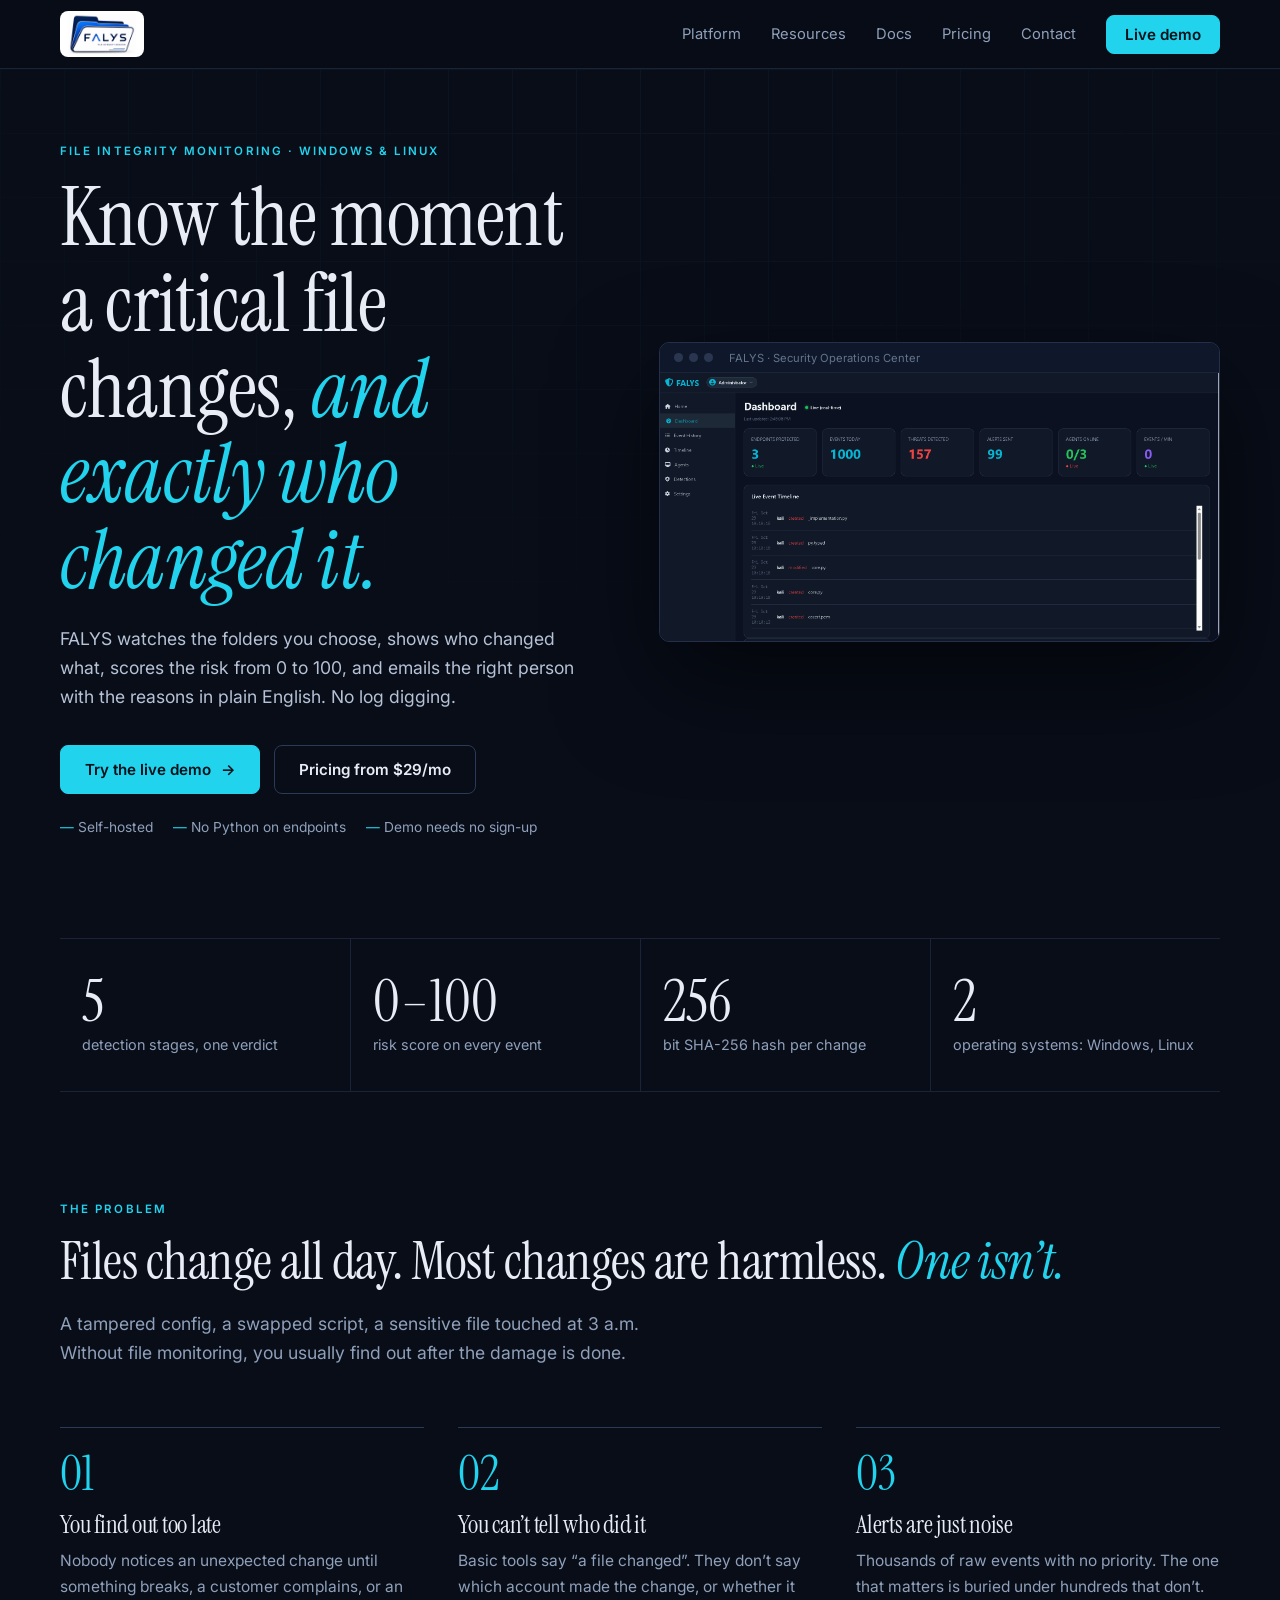
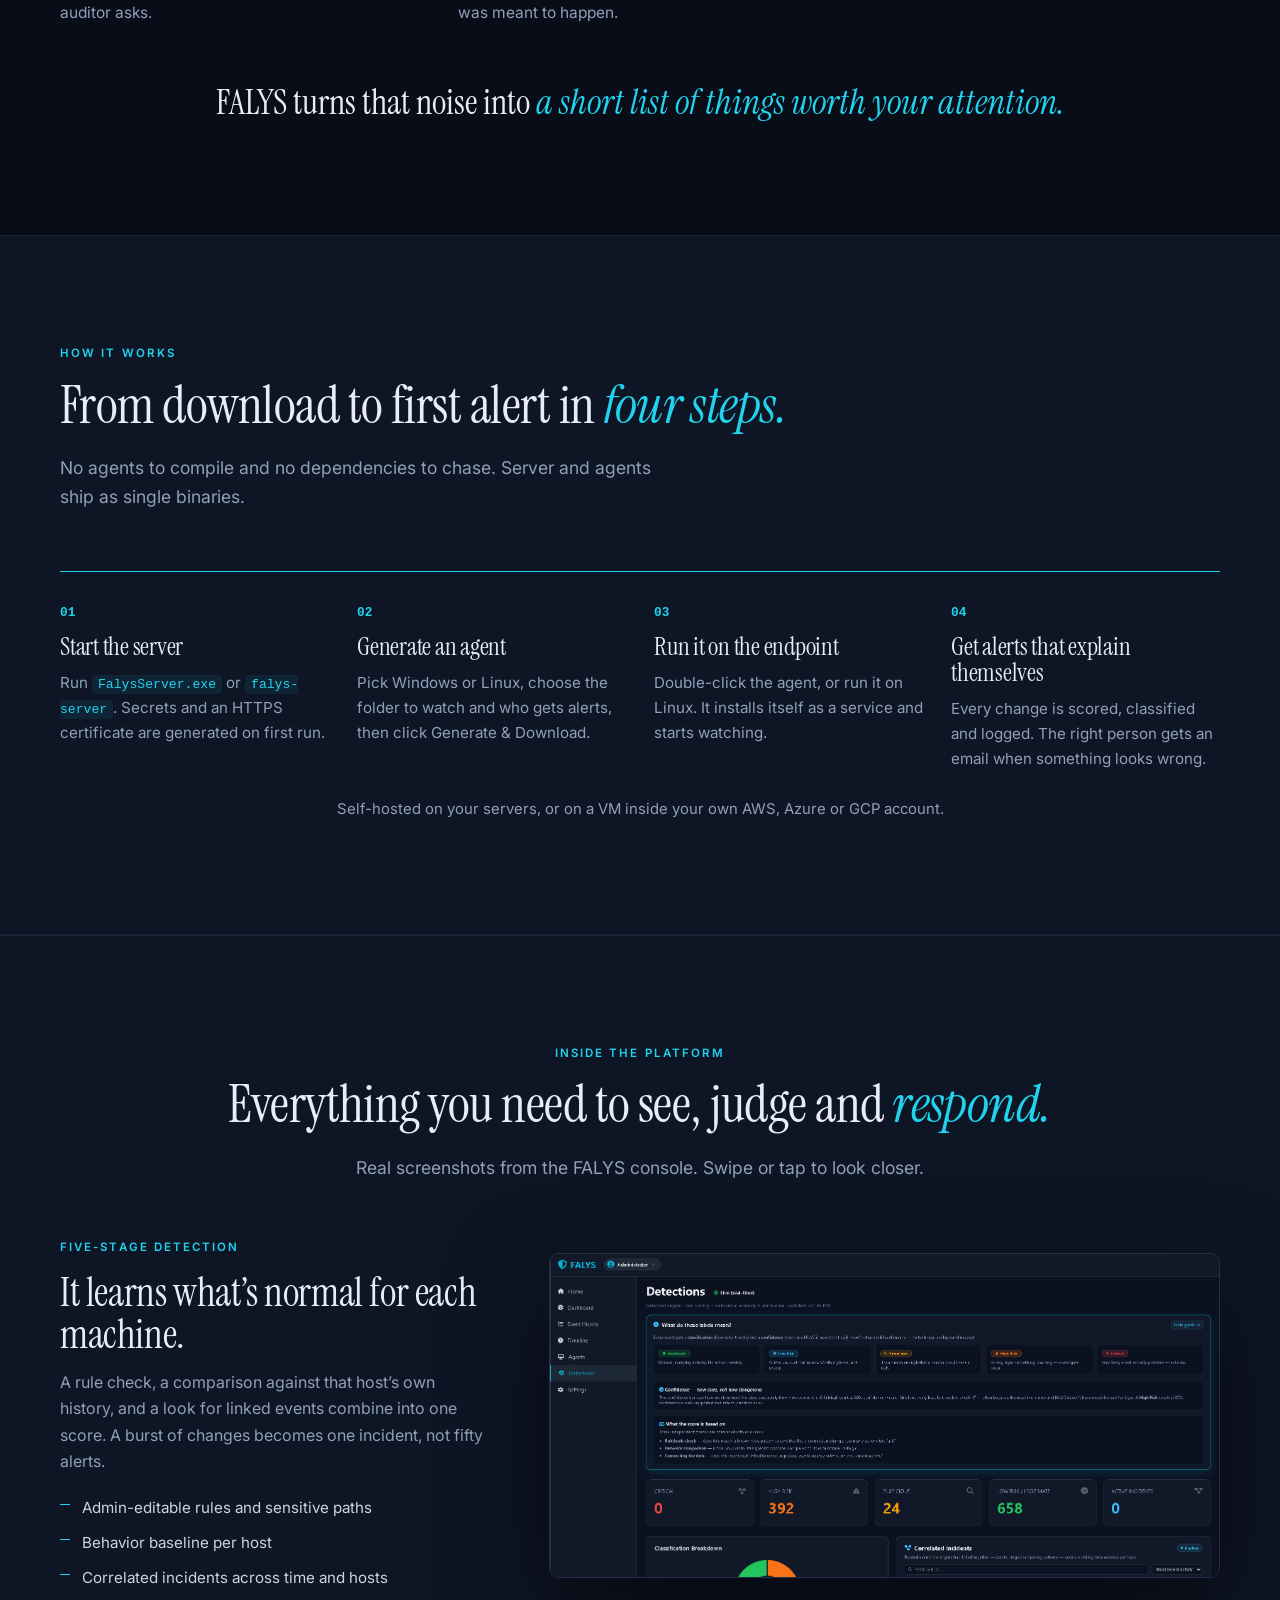
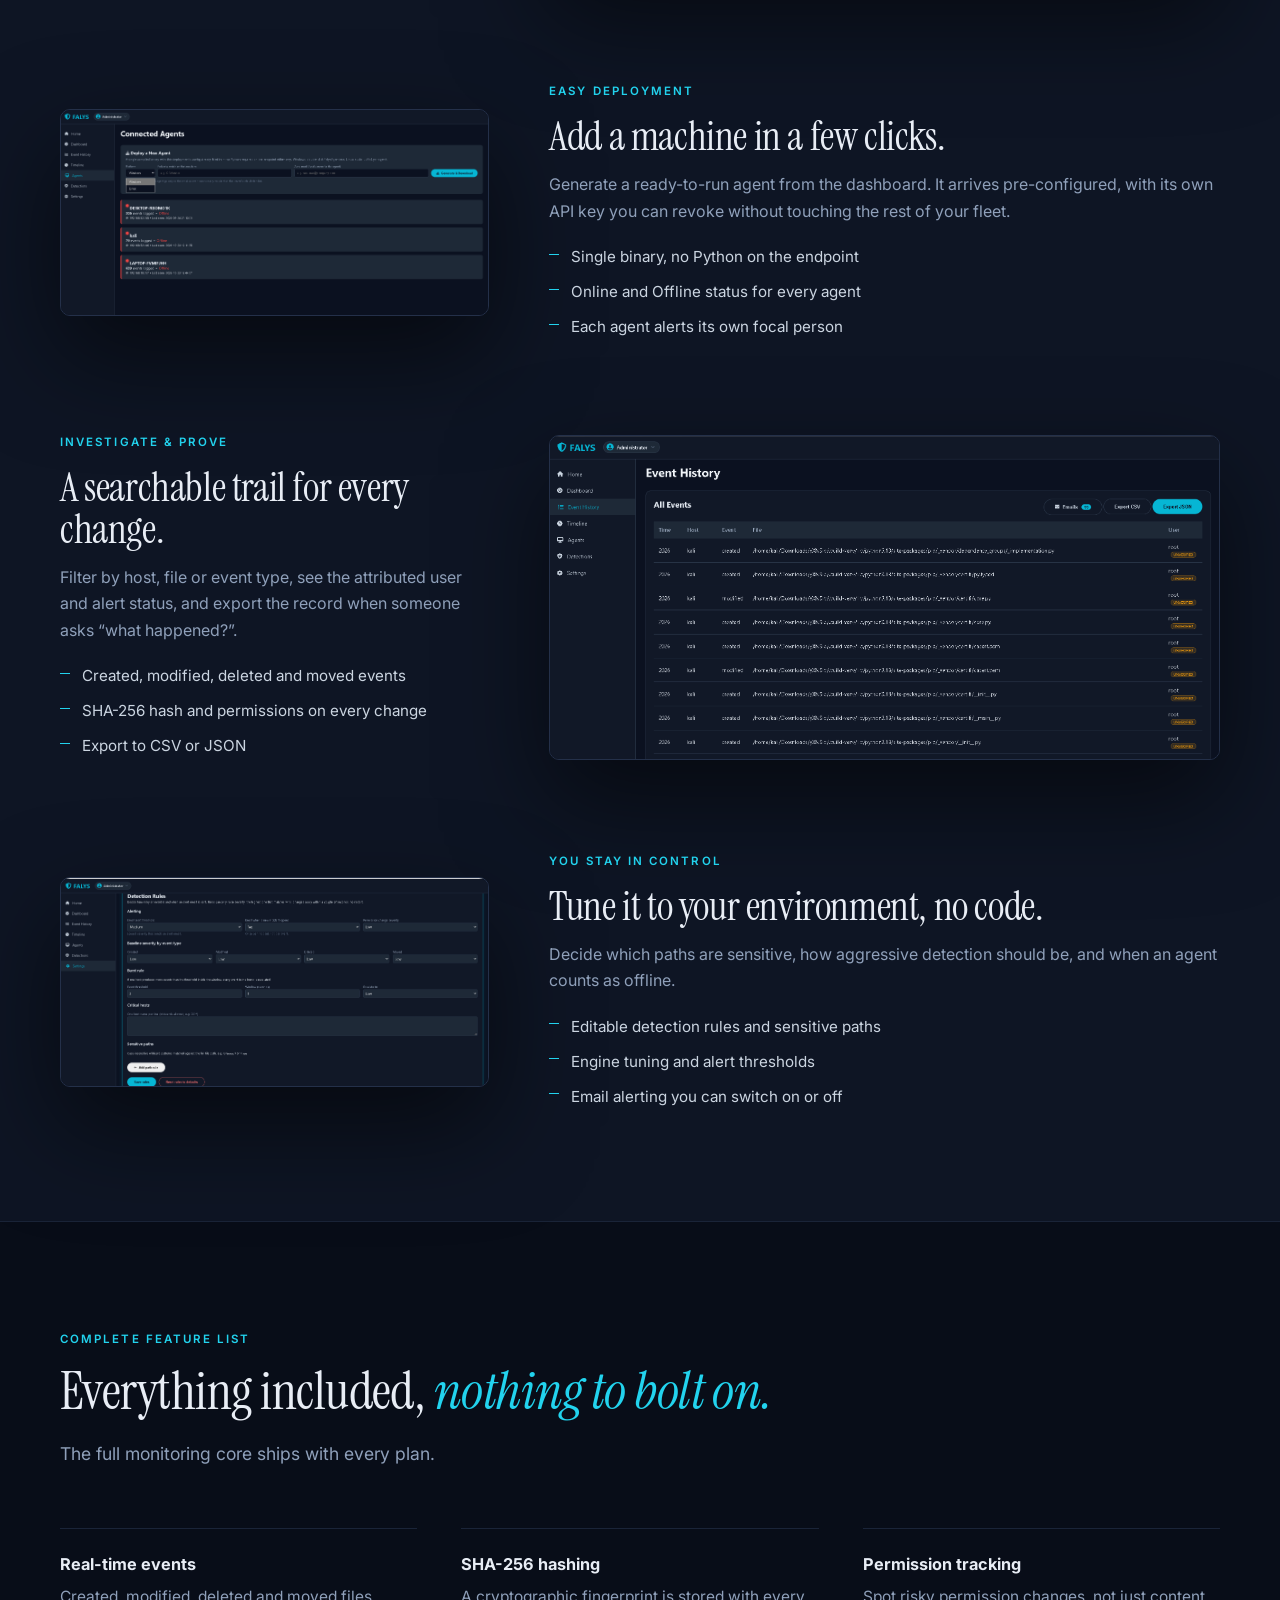
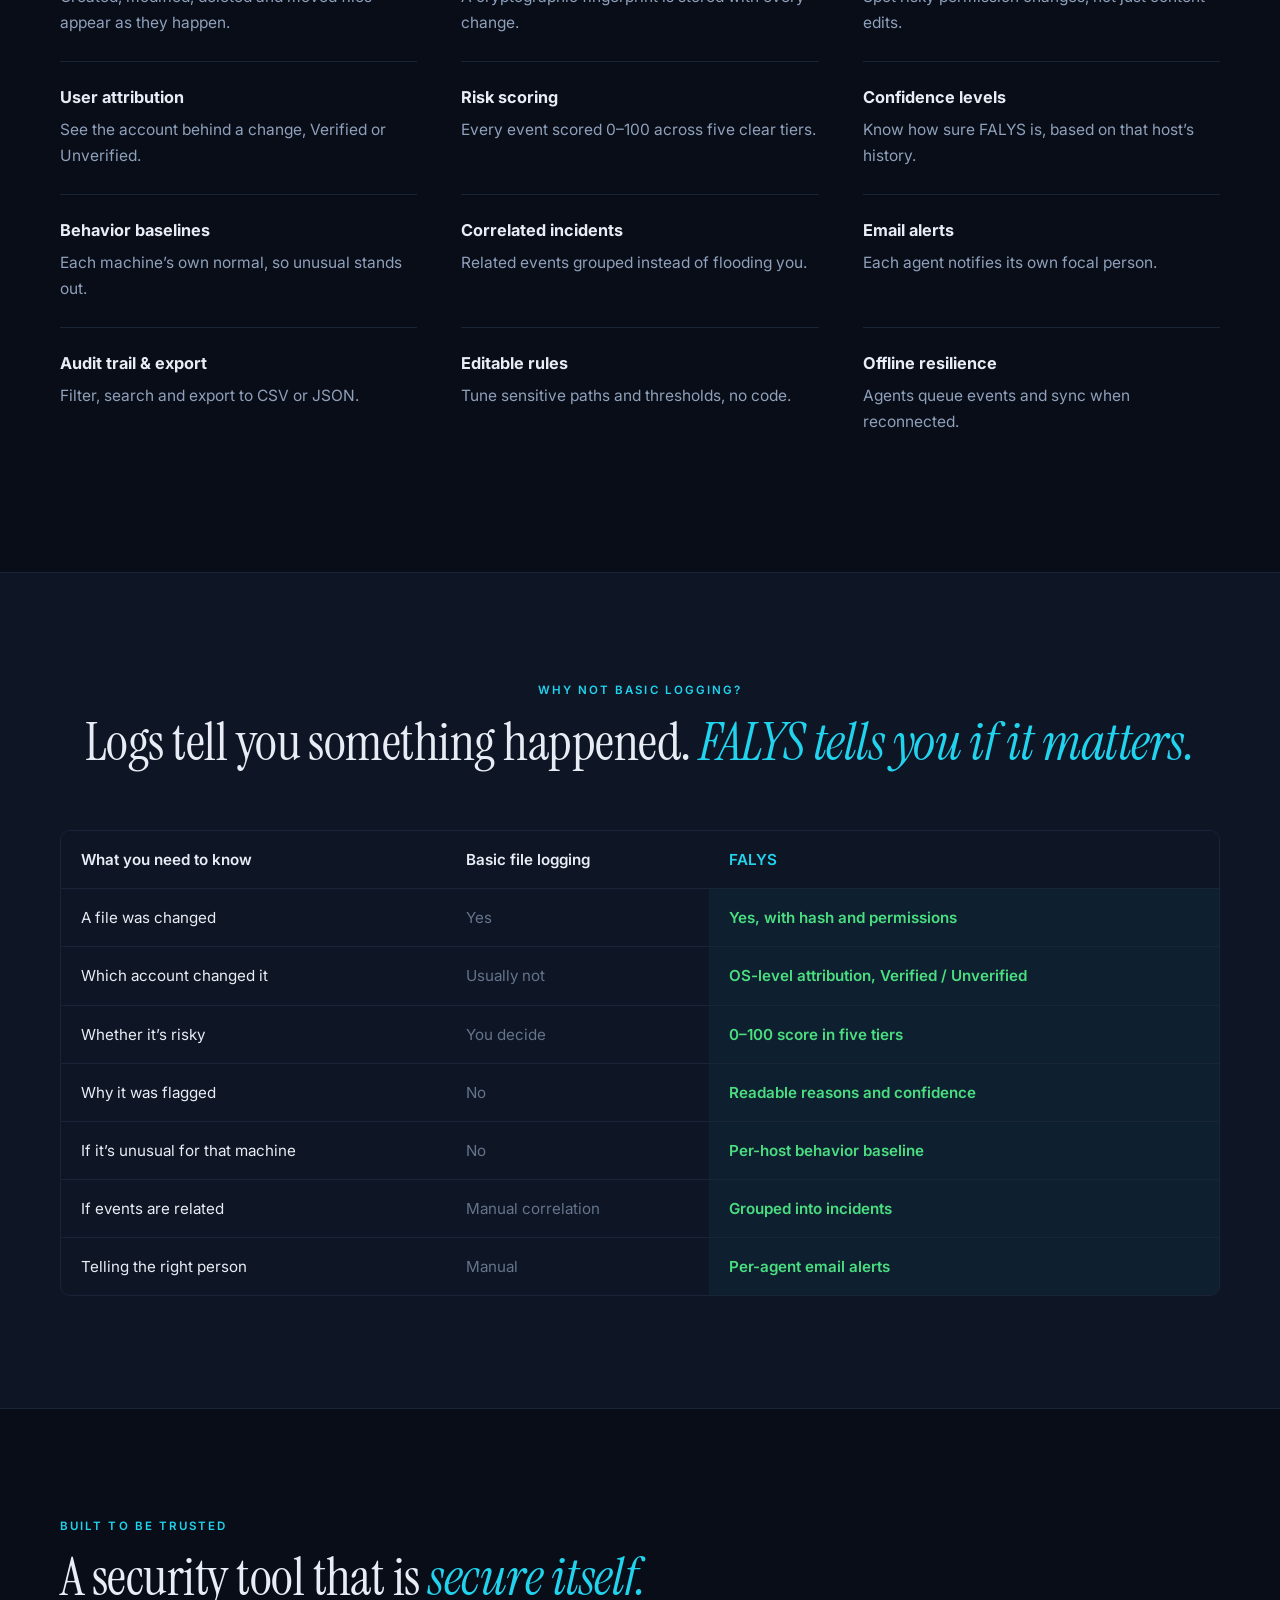
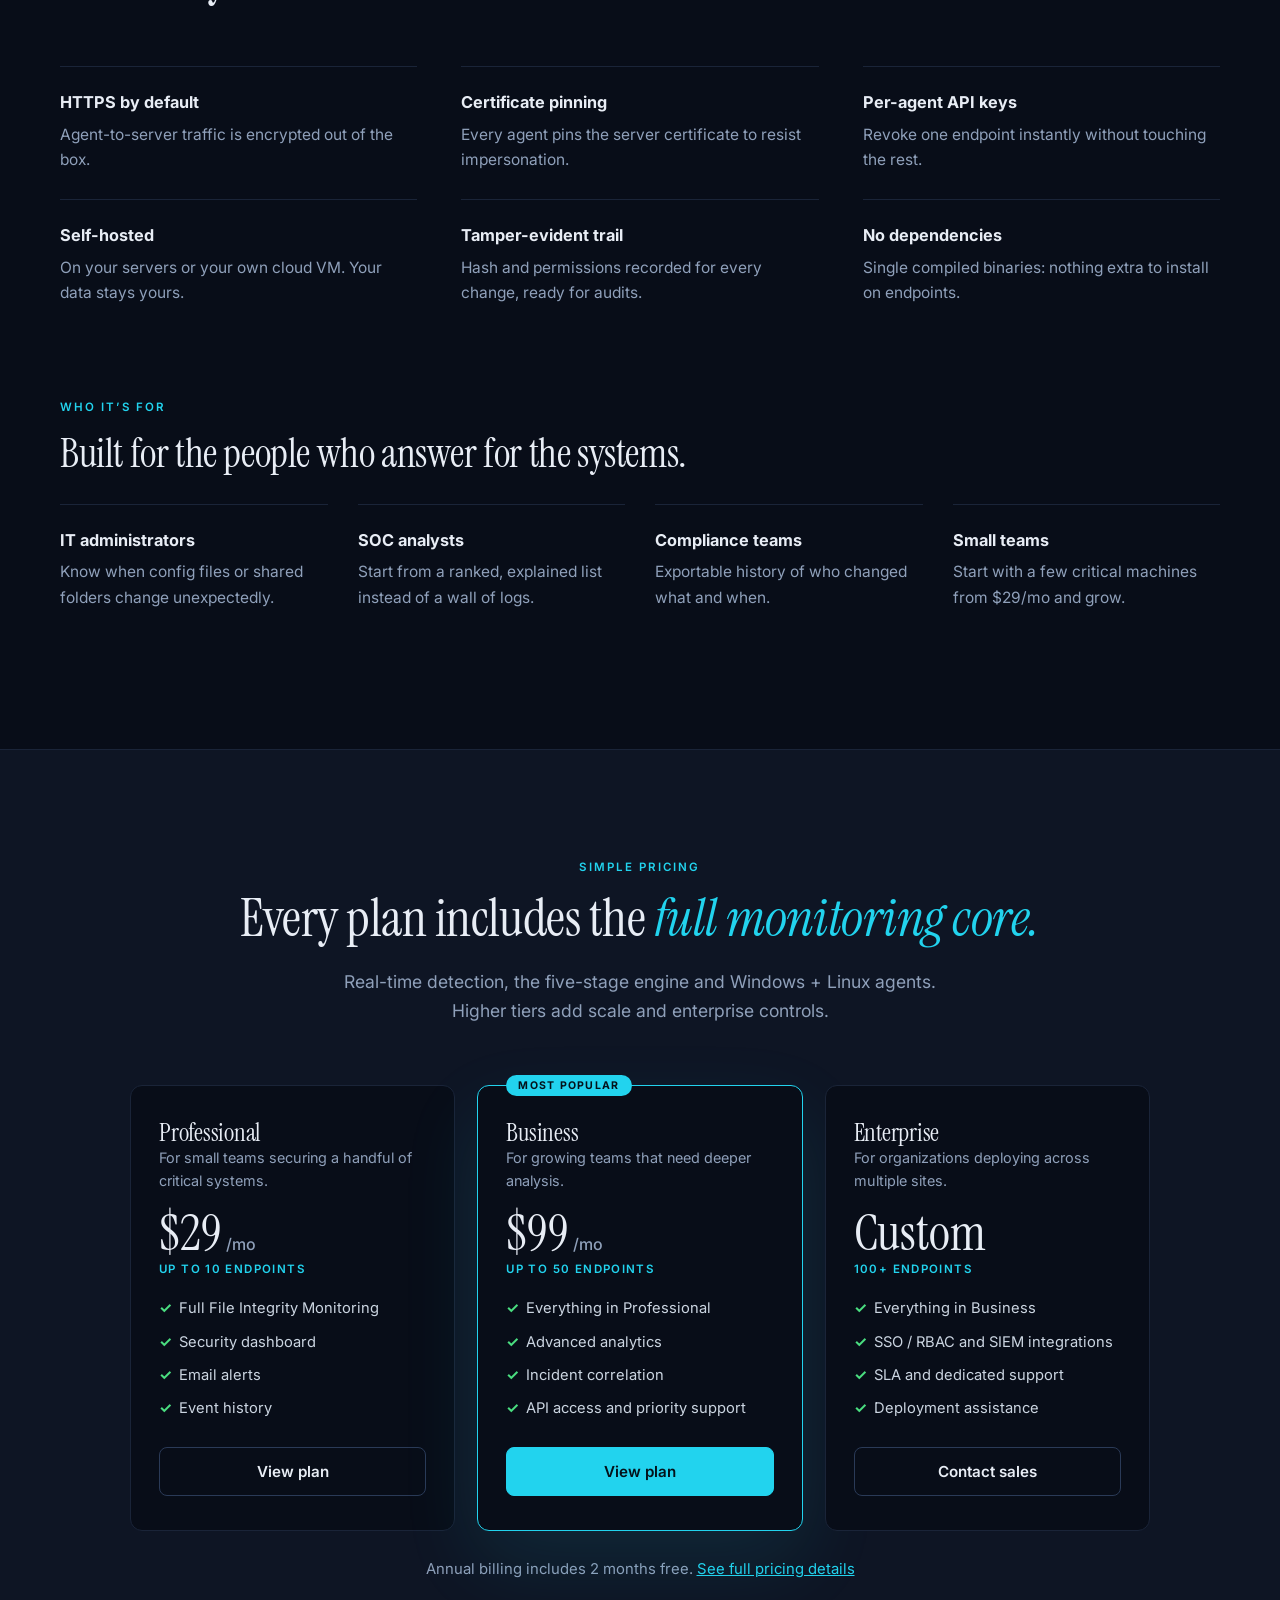
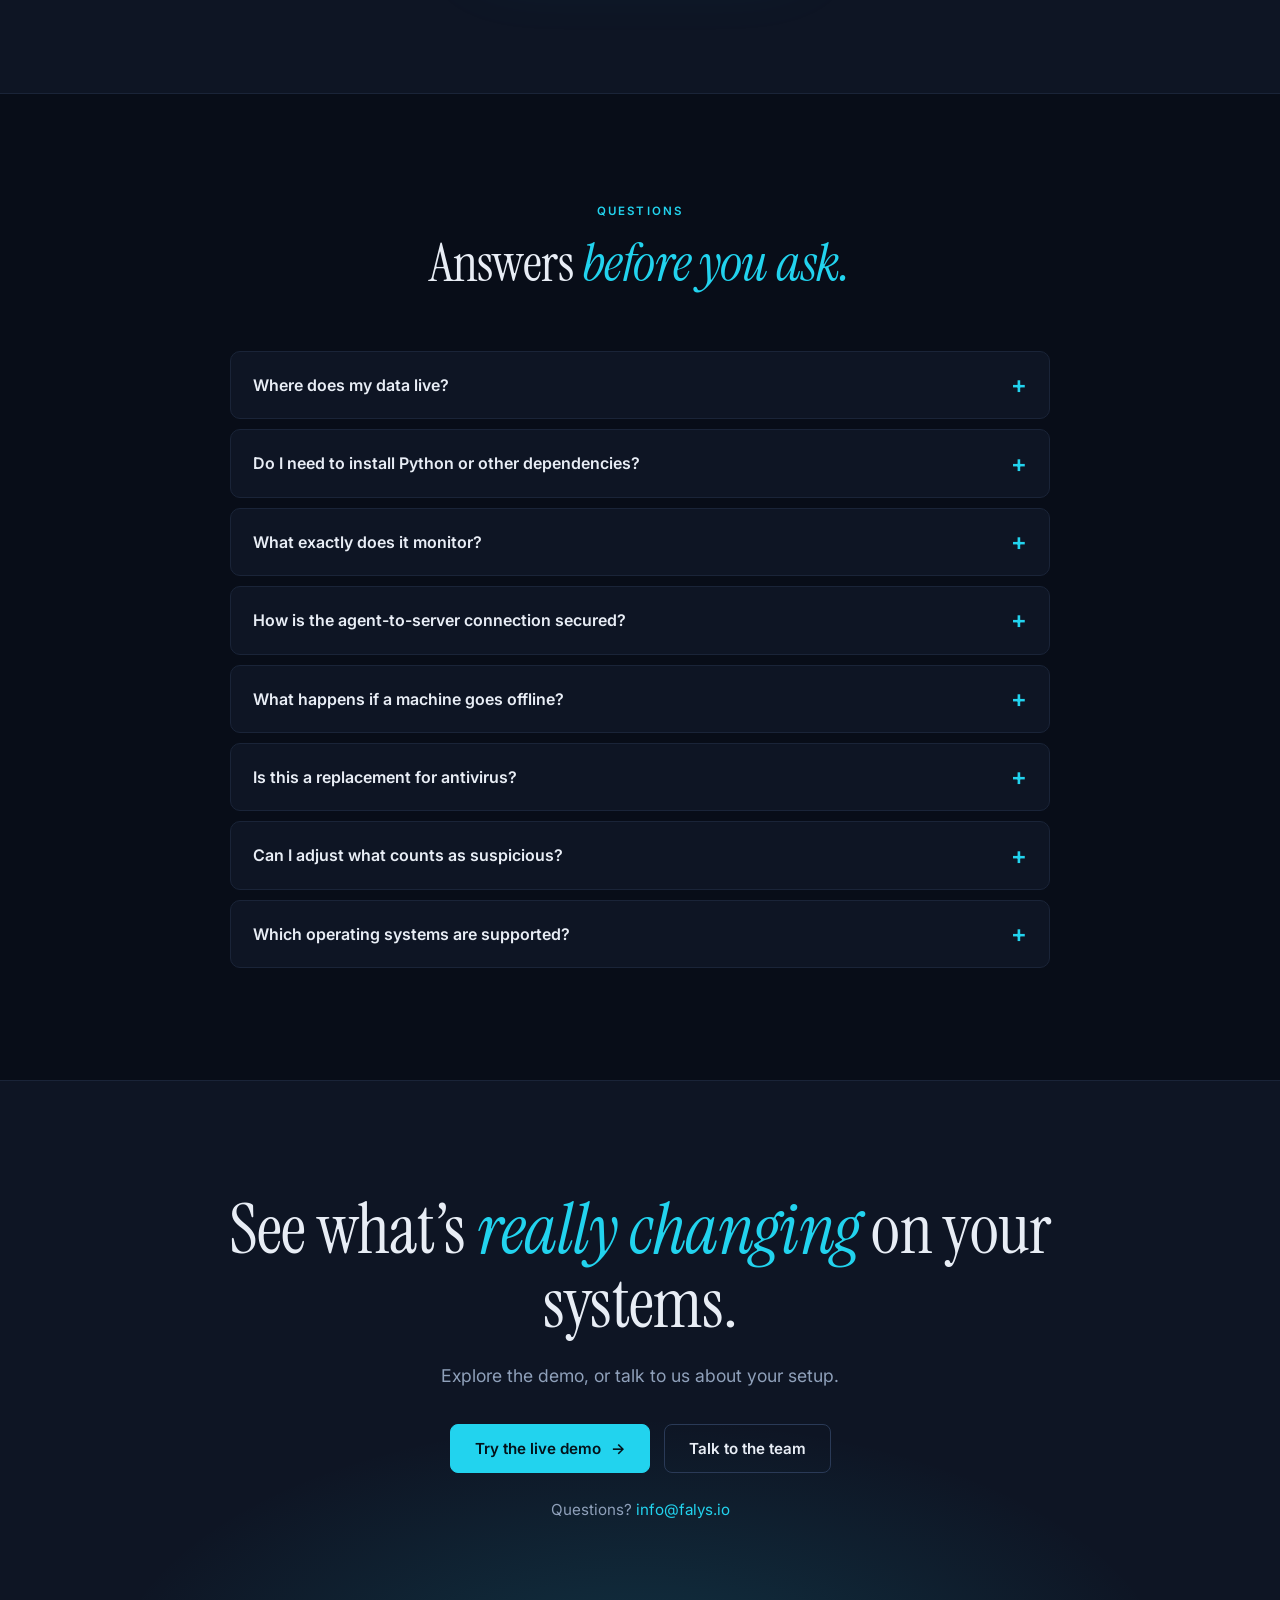
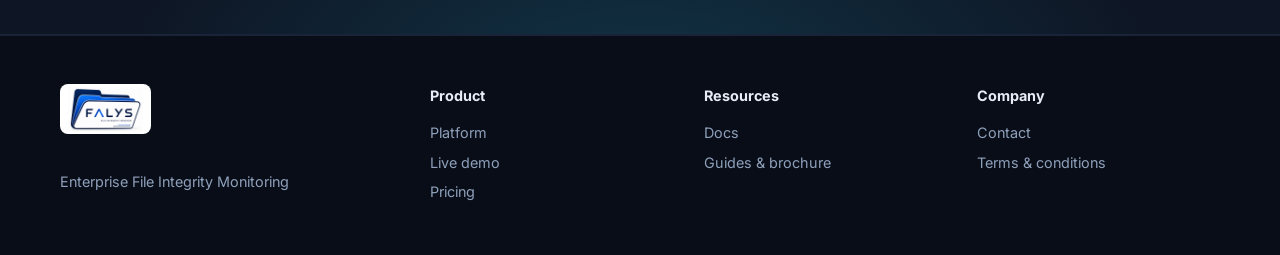
<file: index.html>
<!DOCTYPE html>
<html lang="en">
<head>
<script async src="https://www.googletagmanager.com/gtag/js?id=G-HDEJ5RJ39B"></script>
<script>window.dataLayer=window.dataLayer||[];function gtag(){dataLayer.push(arguments)}gtag('js',new Date());gtag('config','G-HDEJ5RJ39B');document.documentElement.className='js'</script>
<meta charset="UTF-8">
<meta name="viewport" content="width=device-width, initial-scale=1">
<meta name="theme-color" content="#080d18">
<title>FALYS | Know who changed your critical files, the moment it happens</title>
<meta name="description" content="FALYS is self-hosted File Integrity Monitoring for Windows and Linux. See who changed which file, get a 0–100 risk score with reasons, and alert the right person instantly.">
<meta property="og:title" content="FALYS | File Integrity Monitoring that explains itself">
<meta property="og:description" content="Who changed what, how risky it is, and why. Self-hosted, Windows and Linux.">
<meta property="og:url" content="https://falys.io/">
<link rel="preconnect" href="https://fonts.googleapis.com"><link rel="preconnect" href="https://fonts.gstatic.com" crossorigin>
<link href="https://fonts.googleapis.com/css2?family=Inter:wght@400;500;600;700&family=Instrument+Serif:ital@0;1&display=swap" rel="stylesheet">
<link rel="icon" type="image/png" href="assets/images/logo-nav.png">
<style>
*{box-sizing:border-box;margin:0;padding:0}
:root{--bg:#080d18;--p:#0e1524;--l:#1a2438;--t:#e8edf5;--m:#8fa0ba;--a:#22d3ee;--w:#fbbf24;--r:#f87171;--g:#4ade80;--s:"Instrument Serif",Georgia,serif;--f:"Inter",system-ui,sans-serif;--mo:ui-monospace,Menlo,Consolas,monospace}
html{scroll-behavior:smooth;-webkit-text-size-adjust:100%}
body{background:var(--bg);color:var(--t);font:400 1rem/1.65 var(--f);overflow-x:hidden}
img{max-width:100%;height:auto;display:block}a{color:inherit;text-decoration:none}
.w{width:min(1160px,100% - 40px);margin:0 auto}
section{padding:clamp(64px,9vw,112px) 0}
h1,h2,h3{font-family:var(--s);font-weight:400;line-height:1.05;letter-spacing:-.01em}
h1{font-size:clamp(2.7rem,7.2vw,5.1rem)}h2{font-size:clamp(2.1rem,4.8vw,3.3rem)}h3{font-size:1.55rem}
em{color:var(--a)}
.k{display:block;font:600 .72rem/1 var(--f);letter-spacing:.18em;text-transform:uppercase;color:var(--a);margin-bottom:18px}
.lead{color:var(--m);font-size:1.1rem;max-width:620px;margin-top:20px}
.hd{margin-bottom:clamp(36px,5vw,60px)}.hd.c{text-align:center}.hd.c .lead{margin-inline:auto}
.btn{display:inline-flex;align-items:center;justify-content:center;gap:10px;padding:14px 24px;border-radius:8px;font:600 .95rem var(--f);border:1px solid #2a3a57;transition:.25s;cursor:pointer;color:var(--t);background:transparent}
.btn.p{background:var(--a);color:#04121a;border-color:var(--a)}
.btn.p:hover{box-shadow:0 10px 30px rgba(34,211,238,.28);transform:translateY(-2px)}
.btn:not(.p):hover{border-color:var(--a);color:var(--a)}
.btn i{font-style:normal;transition:transform .25s}.btn:hover i{transform:translateX(4px)}
.row{display:flex;gap:14px;flex-wrap:wrap;margin-top:34px}
header{position:sticky;top:0;z-index:50;background:rgba(8,13,24,.94);border-bottom:1px solid var(--l)}
.nv{display:flex;align-items:center;justify-content:space-between;height:68px}
.lg{display:flex;align-items:center;gap:10px;font:700 1.1rem var(--f);letter-spacing:.14em}
.lg img,.fl{height:46px;width:auto;background:#fff;border-radius:8px;padding:3px 8px}.fl{height:50px;margin-bottom:12px}.lg b{width:26px;height:26px;border-radius:6px;background:var(--a);color:#04121a;display:grid;place-items:center;font-size:.95rem;letter-spacing:0}
.nl{display:flex;align-items:center;gap:30px;font-size:.92rem;color:var(--m)}.nl a:hover{color:var(--t)}
.nl .btn{padding:9px 18px;color:#04121a}.nl .btn:hover{color:#04121a}
.bgr{display:none;width:44px;height:44px;border:1px solid #2a3a57;border-radius:8px;background:none;cursor:pointer;position:relative}
.bgr i,.bgr i:before,.bgr i:after{position:absolute;left:12px;right:12px;height:2px;background:var(--t);content:"";transition:.3s}
.bgr i{top:21px}.bgr i:before{left:0;right:0;top:-7px}.bgr i:after{left:0;right:0;top:7px}
.open .bgr i{background:transparent}.open .bgr i:before{top:0;transform:rotate(45deg)}.open .bgr i:after{top:0;transform:rotate(-45deg)}
#pr{position:fixed;top:0;left:0;height:3px;width:0;background:var(--a);z-index:99}
.hero{position:relative;padding:clamp(40px,6vw,80px) 0 clamp(60px,8vw,100px);overflow:hidden}
.hero:before{content:"";position:absolute;inset:0;background:linear-gradient(var(--l) 1px,transparent 1px) 0 0/64px 64px,linear-gradient(90deg,var(--l) 1px,transparent 1px) 0 0/64px 64px;opacity:.35;-webkit-mask:radial-gradient(ellipse 80% 70% at 50% 0,#000,transparent);mask:radial-gradient(ellipse 80% 70% at 50% 0,#000,transparent)}
.hg{position:relative;display:grid;grid-template-columns:minmax(0,1fr) minmax(0,1.05fr);gap:clamp(32px,5vw,64px);align-items:center}
.hero .lead{color:#b6c2d6}
.up{animation:up .9s cubic-bezier(.2,.7,.2,1) both;animation-delay:var(--d,0s)}
@keyframes up{from{opacity:0;transform:translateY(26px)}}
.mi{display:flex;gap:8px 20px;flex-wrap:wrap;margin-top:22px;font-size:.86rem;color:var(--m)}.mi span:before{content:"— ";color:var(--a)}
.sh{border:1px solid #243049;border-radius:10px;background:#0b1120;overflow:hidden;box-shadow:0 40px 100px rgba(0,0,0,.55)}
.sh .tb{display:flex;gap:6px;align-items:center;height:30px;padding-left:14px;background:#0f172a;border-bottom:1px solid var(--l);font-size:.7rem;color:#64748b}
.sh .tb i{width:9px;height:9px;border-radius:50%;background:#2a3650}.sh .tb span{margin-left:10px}
.sc{overflow-x:auto;-webkit-overflow-scrolling:touch}.sc img{width:100%;cursor:zoom-in}
.hint{display:none;font-size:.78rem;color:var(--m);margin-top:10px}
.stats{display:grid;grid-template-columns:repeat(4,minmax(0,1fr));border-block:1px solid var(--l)}
.stats div{padding:34px 22px;border-left:1px solid var(--l)}.stats div:first-child{border-left:0}
.stats b{display:block;font:400 clamp(2.4rem,5vw,3.6rem)/1 var(--s)}.stats>div>span{color:var(--m);font-size:.9rem}
.cols{display:grid;grid-template-columns:repeat(3,minmax(0,1fr));gap:34px}
.cols>div{border-top:1px solid #2a3a57;padding-top:22px}
.cols .n{font:400 3rem/1 var(--s);color:var(--a);display:block;margin-bottom:14px}
.cols h3{margin-bottom:10px}.cols p,.cp p{color:var(--m);font-size:.97rem}
.bridge{font:400 clamp(1.5rem,3vw,2.2rem)/1.2 var(--s);margin-top:56px;text-align:center}
.alt{background:var(--p);border-block:1px solid var(--l)}
.steps{position:relative;display:grid;grid-template-columns:repeat(4,minmax(0,1fr));gap:28px}
.steps:before{content:"";position:absolute;top:0;left:0;right:0;height:1px;background:var(--a);transform:scaleX(0);transform-origin:left;transition:transform 1.8s cubic-bezier(.2,.7,.2,1)}
.steps.in:before{transform:scaleX(1)}
.steps>div{padding-top:26px}.steps .mo{font:600 .8rem var(--mo);color:var(--a)}
.steps h3{margin:10px 0}.steps p{color:var(--m);font-size:.95rem}
code{font:.82rem var(--mo);color:var(--a);background:rgba(34,211,238,.08);padding:2px 6px;border-radius:4px}
.tr{display:grid;grid-template-columns:minmax(0,.8fr) minmax(0,1.25fr);gap:clamp(28px,5vw,60px);align-items:center;margin-bottom:clamp(56px,8vw,96px)}
.tr:last-child{margin-bottom:0}.tr.rev>:first-child{order:2}
.tr h3{font-size:clamp(1.8rem,3.4vw,2.5rem);margin-bottom:14px}.tr>div>p{color:var(--m)}
.tr ul{list-style:none;margin-top:20px;display:grid;gap:10px}.tr li{color:#cbd5e1;font-size:.95rem;padding-left:22px;position:relative}.tr li:before{content:"";position:absolute;left:0;top:.62em;width:10px;height:1px;background:var(--a)}
.cp{display:grid;grid-template-columns:repeat(3,minmax(0,1fr));gap:0 44px}.cp.c4{grid-template-columns:repeat(4,minmax(0,1fr));gap:0 30px}
.cp>div{border-top:1px solid var(--l);padding:22px 0 26px}.cp b{display:block;font-size:1.02rem;margin-bottom:6px}
.tw{overflow-x:auto;border:1px solid var(--l);border-radius:10px;-webkit-overflow-scrolling:touch}
table{width:100%;min-width:600px;border-collapse:collapse}th,td{padding:16px 20px;text-align:left;border-bottom:1px solid var(--l);font-size:.95rem}tr:last-child td{border:0}
th{font-weight:600;background:var(--p)}th.u{color:var(--a)}td.u{background:rgba(34,211,238,.05);color:var(--g);font-weight:600}td.n{color:#64748b}
.pls{display:grid;grid-template-columns:repeat(3,minmax(0,1fr));gap:22px;max-width:1020px;margin:0 auto}
.pl{background:var(--bg);border:1px solid var(--l);border-radius:12px;padding:34px 28px;display:flex;flex-direction:column;position:relative}
.pl.h{border-color:var(--a);box-shadow:0 30px 80px rgba(34,211,238,.1)}
.pl .bd{position:absolute;top:-11px;left:28px;background:var(--a);color:#04121a;font:700 .66rem var(--f);letter-spacing:.12em;padding:4px 12px;border-radius:99px}
.pl .pr{font:400 3.2rem/1 var(--s);margin:14px 0 4px}.pl .pr small{font:500 1rem var(--f);color:var(--m)}
.pl .ep{font:600 .72rem var(--f);letter-spacing:.12em;color:var(--a);margin-bottom:20px}
.pl ul{list-style:none;display:grid;gap:9px;flex:1;margin-bottom:26px}.pl li{color:#cbd5e1;font-size:.92rem;padding-left:20px;position:relative}.pl li:before{content:"✓";position:absolute;left:0;color:var(--g);font-weight:700}
.pl p{color:var(--m);font-size:.9rem}
.nt{text-align:center;margin-top:26px;color:var(--m);font-size:.93rem}.nt a{color:var(--a);text-decoration:underline}
.fq{max-width:820px;margin:0 auto;display:grid;gap:10px}
details{border:1px solid var(--l);border-radius:10px;background:var(--p)}details[open]{border-color:#2f4a63}
summary{cursor:pointer;list-style:none;padding:20px 54px 20px 22px;font-weight:600;position:relative}summary::-webkit-details-marker{display:none}
summary:after{content:"+";position:absolute;right:22px;top:50%;transform:translateY(-50%);font-size:1.5rem;color:var(--a);transition:.25s}details[open] summary:after{transform:translateY(-50%) rotate(45deg)}
details p{padding:0 22px 22px;color:var(--m)}
.fin{text-align:center;position:relative;overflow:hidden}.fin:before{content:"";position:absolute;inset:0;background:radial-gradient(ellipse 60% 70% at 50% 110%,rgba(34,211,238,.16),transparent 70%)}
.fin>*{position:relative}.fin .row{justify-content:center}.fin h2{font-size:clamp(2.4rem,6vw,4.4rem);max-width:860px;margin:0 auto}
.fin p.lead{margin-inline:auto}.fin .cl{margin-top:24px;color:var(--m);font-size:.95rem}.fin .cl a{color:var(--a)}
footer{border-top:1px solid var(--l);padding:48px 0;color:var(--m);font-size:.9rem}
.ft{display:grid;grid-template-columns:1.4fr repeat(3,1fr);gap:30px}.ft b{display:block;color:var(--t);margin-bottom:10px}.ft a{display:block;padding:3px 0}.ft a:hover{color:var(--a)}
.stk{display:none}
.lb{position:fixed;inset:0;z-index:200;background:rgba(4,8,16,.94);display:none;overflow:auto;padding:20px;cursor:zoom-out}.lb.o{display:block}.lb img{width:max(100%,900px);max-width:none;margin:auto;border-radius:8px;border:1px solid var(--l)}
.js .rv{opacity:0;transform:translateY(30px);transition:opacity .9s cubic-bezier(.2,.7,.2,1),transform .9s cubic-bezier(.2,.7,.2,1)}.js .rv.in{opacity:1;transform:none}
@media(max-width:960px){.hg,.tr{grid-template-columns:minmax(0,1fr)}.tr.rev>:first-child{order:0}.cols,.pls{grid-template-columns:minmax(0,1fr);max-width:540px;margin-inline:auto}.cols{max-width:none}.steps,.cp.c4{grid-template-columns:repeat(2,minmax(0,1fr))}.cp{grid-template-columns:repeat(2,minmax(0,1fr))}.ft{grid-template-columns:1fr 1fr}.stats{grid-template-columns:repeat(2,minmax(0,1fr))}.stats div:nth-child(3){border-left:0}.stats div:nth-child(n+3){border-top:1px solid var(--l)}}
@media(max-width:860px){.bgr{display:block}.nl{display:none;position:fixed;top:68px;left:0;right:0;flex-direction:column;align-items:stretch;gap:0;padding:8px 20px 22px;background:#080d18;border-bottom:1px solid var(--l)}.open .nl{display:flex}.nl a{padding:15px 2px;border-bottom:1px solid #121b2d;font-size:1.05rem}.nl .btn{margin-top:16px;border:0}}
@media(max-width:640px){.steps,.cp,.cp.c4{grid-template-columns:minmax(0,1fr)}.row .btn{width:100%}.sc img,.hero .sc img{width:100%;max-width:100%;height:auto;object-fit:contain}.sc{overflow-x:hidden}.sh{width:100%;max-width:100%}.hint{display:block}.tr li,.cols p{font-size:.95rem}body{padding-bottom:70px}.stk{display:flex;gap:10px;position:fixed;left:0;right:0;bottom:0;z-index:60;padding:10px 16px calc(10px + env(safe-area-inset-bottom,0px));background:#080d18;border-top:1px solid var(--l);transform:translateY(110%);transition:transform .35s}.stk.s{transform:none}.stk .btn{flex:1;padding:12px 8px}.ft{grid-template-columns:1fr}}
/* Phone layout: turn the comparison table into readable cards. */
@media (max-width: 640px) {
  .tw { overflow: visible; border: 0; border-radius: 0; }
  .tw table { display: block; width: 100%; min-width: 0; }
  .tw thead { display: none; }
  .tw tbody { display: grid; gap: 12px; }
  .tw tr {
    display: grid;
    width: 100%;
    border: 1px solid var(--l);
    border-radius: 10px;
    background: var(--p);
    overflow: hidden;
  }
  .tw td {
    display: block;
    min-width: 0;
    width: 100%;
    padding: 12px 14px;
    font-size: .88rem;
    line-height: 1.5;
    overflow-wrap: anywhere;
  }
  .tw td:first-child {
    font-weight: 600;
    color: var(--t);
    background: #131d30;
  }
  .tw td:nth-child(2)::before,
  .tw td:nth-child(3)::before {
    display: block;
    margin-bottom: 3px;
    font-size: .68rem;
    font-weight: 700;
    letter-spacing: .06em;
    text-transform: uppercase;
    color: var(--m);
  }
  .tw td:nth-child(2)::before { content: "Basic file logging"; }
  .tw td:nth-child(3)::before { content: "FALYS"; color: var(--a); }
  .tw tr:last-child td { border-bottom: 1px solid var(--l); }
  .tw tr td:last-child { border-bottom: 0; }
}
@media(prefers-reduced-motion:reduce){*{animation:none!important;transition:none!important}.js .rv{opacity:1;transform:none}}
</style>
</head>
<body>
<div id="pr"></div>
<header><div class="w nv">
<a class="lg" href="index.html"><img src="assets/images/logo-nav.png" onerror="this.onerror=null;this.src='assets/images/logo.png'" alt="FALYS File Integrity Monitor" width="78" height="46"></a>
<button class="bgr" aria-label="Menu" aria-expanded="false"><i></i></button>
<nav class="nl"><a href="platform.html">Platform</a><a href="resources.html">Resources</a><a href="docs/">Docs</a><a href="pricing.html">Pricing</a><a href="contact.html">Contact</a><a class="btn p" href="live-demo.html" data-c="nav_demo">Live demo</a></nav>
</div></header>

<section class="hero"><div class="w hg">
<div>
<span class="k up">File integrity monitoring · Windows &amp; Linux</span>
<h1 class="up" style="--d:.1s">Know the moment a critical file changes, <em>and exactly who changed it.</em></h1>
<p class="lead up" style="--d:.25s">FALYS watches the folders you choose, shows who changed what, scores the risk from 0 to 100, and emails the right person with the reasons in plain English. No log digging.</p>
<div class="row up" style="--d:.4s"><a class="btn p" href="live-demo.html" data-c="hero_demo">Try the live demo <i>→</i></a><a class="btn" href="pricing.html" data-c="hero_pricing">Pricing from $29/mo</a></div>
<div class="mi up" style="--d:.5s"><span>Self-hosted</span><span>No Python on endpoints</span><span>Demo needs no sign-up</span></div>
</div>
<div class="up" style="--d:.35s"><div class="sh"><div class="tb"><i></i><i></i><i></i><span>FALYS · Security Operations Center</span></div><div class="sc"><img src="docs/images/02-dashboard-overview.png" width="1886" height="902" alt="FALYS dashboard with endpoints protected, events today, threats detected and a live event timeline"></div></div><p class="hint">Tap image to enlarge</p></div>
</div></section>

<div class="w stats rv">
<div><b><span class="cu" data-to="5">5</span></b><span>detection stages, one verdict</span></div>
<div><b>0–<span class="cu" data-to="100">100</span></b><span>risk score on every event</span></div>
<div><b><span class="cu" data-to="256">256</span></b><span>bit SHA-256 hash per change</span></div>
<div><b><span class="cu" data-to="2">2</span></b><span>operating systems: Windows, Linux</span></div>
</div>

<section><div class="w">
<div class="hd rv"><span class="k">The problem</span><h2>Files change all day. Most changes are harmless. <em>One isn’t.</em></h2><p class="lead">A tampered config, a swapped script, a sensitive file touched at 3 a.m. Without file monitoring, you usually find out after the damage is done.</p></div>
<div class="cols">
<div class="rv"><span class="n">01</span><h3>You find out too late</h3><p>Nobody notices an unexpected change until something breaks, a customer complains, or an auditor asks.</p></div>
<div class="rv"><span class="n">02</span><h3>You can’t tell who did it</h3><p>Basic tools say “a file changed”. They don’t say which account made the change, or whether it was meant to happen.</p></div>
<div class="rv"><span class="n">03</span><h3>Alerts are just noise</h3><p>Thousands of raw events with no priority. The one that matters is buried under hundreds that don’t.</p></div>
</div>
<p class="bridge rv">FALYS turns that noise into <em>a short list of things worth your attention.</em></p>
</div></section>

<section class="alt"><div class="w">
<div class="hd rv"><span class="k">How it works</span><h2>From download to first alert in <em>four steps.</em></h2><p class="lead">No agents to compile and no dependencies to chase. Server and agents ship as single binaries.</p></div>
<div class="steps rv">
<div><span class="mo">01</span><h3>Start the server</h3><p>Run <code>FalysServer.exe</code> or <code>falys-server</code>. Secrets and an HTTPS certificate are generated on first run.</p></div>
<div><span class="mo">02</span><h3>Generate an agent</h3><p>Pick Windows or Linux, choose the folder to watch and who gets alerts, then click Generate &amp; Download.</p></div>
<div><span class="mo">03</span><h3>Run it on the endpoint</h3><p>Double-click the agent, or run it on Linux. It installs itself as a service and starts watching.</p></div>
<div><span class="mo">04</span><h3>Get alerts that explain themselves</h3><p>Every change is scored, classified and logged. The right person gets an email when something looks wrong.</p></div>
</div>
<p class="nt">Self-hosted on your servers, or on a VM inside your own AWS, Azure or GCP account.</p>
</div></section>

<section class="alt"><div class="w">
<div class="hd c rv"><span class="k">Inside the platform</span><h2>Everything you need to see, judge and <em>respond.</em></h2><p class="lead">Real screenshots from the FALYS console. Swipe or tap to look closer.</p></div>
<div class="tr rv"><div><span class="k">Five-stage detection</span><h3>It learns what’s normal for each machine.</h3><p>A rule check, a comparison against that host’s own history, and a look for linked events combine into one score. A burst of changes becomes one incident, not fifty alerts.</p><ul><li>Admin-editable rules and sensitive paths</li><li>Behavior baseline per host</li><li>Correlated incidents across time and hosts</li></ul></div>
<div><div class="sh"><div class="sc"><img loading="lazy" src="docs/images/09-detections.png" width="1885" height="911" alt="FALYS Detections page with risk tiers and correlated incidents"></div></div><p class="hint">Tap image to enlarge</p></div></div>
<div class="tr rev rv"><div><span class="k">Easy deployment</span><h3>Add a machine in a few clicks.</h3><p>Generate a ready-to-run agent from the dashboard. It arrives pre-configured, with its own API key you can revoke without touching the rest of your fleet.</p><ul><li>Single binary, no Python on the endpoint</li><li>Online and Offline status for every agent</li><li>Each agent alerts its own focal person</li></ul></div>
<div><div class="sh"><div class="sc"><img loading="lazy" src="docs/images/08-agents.png" width="1898" height="908" alt="FALYS Agents page for deploying and monitoring agents"></div></div><p class="hint">Tap image to enlarge</p></div></div>
<div class="tr rv"><div><span class="k">Investigate &amp; prove</span><h3>A searchable trail for every change.</h3><p>Filter by host, file or event type, see the attributed user and alert status, and export the record when someone asks “what happened?”.</p><ul><li>Created, modified, deleted and moved events</li><li>SHA-256 hash and permissions on every change</li><li>Export to CSV or JSON</li></ul></div>
<div><div class="sh"><div class="sc"><img loading="lazy" src="docs/images/06-event-history-table.png" width="1883" height="907" alt="FALYS Event History table with filters and export"></div></div><p class="hint">Tap image to enlarge</p></div></div>
<div class="tr rev rv"><div><span class="k">You stay in control</span><h3>Tune it to your environment, no code.</h3><p>Decide which paths are sensitive, how aggressive detection should be, and when an agent counts as offline.</p><ul><li>Editable detection rules and sensitive paths</li><li>Engine tuning and alert thresholds</li><li>Email alerting you can switch on or off</li></ul></div>
<div><div class="sh"><div class="sc"><img loading="lazy" src="docs/images/12-settings-detection-rules.png" width="1882" height="916" alt="FALYS settings with editable detection rules"></div></div><p class="hint">Tap image to enlarge</p></div></div>
</div></section>

<section><div class="w">
<div class="hd rv"><span class="k">Complete feature list</span><h2>Everything included, <em>nothing to bolt on.</em></h2><p class="lead">The full monitoring core ships with every plan.</p></div>
<div class="cp">
<div class="rv"><b>Real-time events</b><p>Created, modified, deleted and moved files appear as they happen.</p></div>
<div class="rv"><b>SHA-256 hashing</b><p>A cryptographic fingerprint is stored with every change.</p></div>
<div class="rv"><b>Permission tracking</b><p>Spot risky permission changes, not just content edits.</p></div>
<div class="rv"><b>User attribution</b><p>See the account behind a change, Verified or Unverified.</p></div>
<div class="rv"><b>Risk scoring</b><p>Every event scored 0–100 across five clear tiers.</p></div>
<div class="rv"><b>Confidence levels</b><p>Know how sure FALYS is, based on that host’s history.</p></div>
<div class="rv"><b>Behavior baselines</b><p>Each machine’s own normal, so unusual stands out.</p></div>
<div class="rv"><b>Correlated incidents</b><p>Related events grouped instead of flooding you.</p></div>
<div class="rv"><b>Email alerts</b><p>Each agent notifies its own focal person.</p></div>
<div class="rv"><b>Audit trail &amp; export</b><p>Filter, search and export to CSV or JSON.</p></div>
<div class="rv"><b>Editable rules</b><p>Tune sensitive paths and thresholds, no code.</p></div>
<div class="rv"><b>Offline resilience</b><p>Agents queue events and sync when reconnected.</p></div>
</div></div></section>

<section class="alt"><div class="w">
<div class="hd c rv"><span class="k">Why not basic logging?</span><h2>Logs tell you something happened. <em>FALYS tells you if it matters.</em></h2></div>
<div class="tw rv"><table><thead><tr><th>What you need to know</th><th>Basic file logging</th><th class="u">FALYS</th></tr></thead><tbody>
<tr><td>A file was changed</td><td class="n">Yes</td><td class="u">Yes, with hash and permissions</td></tr>
<tr><td>Which account changed it</td><td class="n">Usually not</td><td class="u">OS-level attribution, Verified / Unverified</td></tr>
<tr><td>Whether it’s risky</td><td class="n">You decide</td><td class="u">0–100 score in five tiers</td></tr>
<tr><td>Why it was flagged</td><td class="n">No</td><td class="u">Readable reasons and confidence</td></tr>
<tr><td>If it’s unusual for that machine</td><td class="n">No</td><td class="u">Per-host behavior baseline</td></tr>
<tr><td>If events are related</td><td class="n">Manual correlation</td><td class="u">Grouped into incidents</td></tr>
<tr><td>Telling the right person</td><td class="n">Manual</td><td class="u">Per-agent email alerts</td></tr>
</tbody></table></div>
</div></section>

<section><div class="w">
<div class="hd rv"><span class="k">Built to be trusted</span><h2>A security tool that is <em>secure itself.</em></h2></div>
<div class="cp">
<div class="rv"><b>HTTPS by default</b><p>Agent-to-server traffic is encrypted out of the box.</p></div>
<div class="rv"><b>Certificate pinning</b><p>Every agent pins the server certificate to resist impersonation.</p></div>
<div class="rv"><b>Per-agent API keys</b><p>Revoke one endpoint instantly without touching the rest.</p></div>
<div class="rv"><b>Self-hosted</b><p>On your servers or your own cloud VM. Your data stays yours.</p></div>
<div class="rv"><b>Tamper-evident trail</b><p>Hash and permissions recorded for every change, ready for audits.</p></div>
<div class="rv"><b>No dependencies</b><p>Single compiled binaries: nothing extra to install on endpoints.</p></div>
</div>
<div class="hd rv" style="margin:70px 0 30px"><span class="k">Who it’s for</span><h2 style="font-size:clamp(1.8rem,3.6vw,2.5rem)">Built for the people who answer for the systems.</h2></div>
<div class="cp c4">
<div class="rv"><b>IT administrators</b><p>Know when config files or shared folders change unexpectedly.</p></div>
<div class="rv"><b>SOC analysts</b><p>Start from a ranked, explained list instead of a wall of logs.</p></div>
<div class="rv"><b>Compliance teams</b><p>Exportable history of who changed what and when.</p></div>
<div class="rv"><b>Small teams</b><p>Start with a few critical machines from $29/mo and grow.</p></div>
</div>
</div></section>

<section class="alt"><div class="w">
<div class="hd c rv"><span class="k">Simple pricing</span><h2>Every plan includes the <em>full monitoring core.</em></h2><p class="lead">Real-time detection, the five-stage engine and Windows + Linux agents. Higher tiers add scale and enterprise controls.</p></div>
<div class="pls">
<div class="pl rv"><h3>Professional</h3><p>For small teams securing a handful of critical systems.</p><div class="pr">$29<small> /mo</small></div><div class="ep">UP TO 10 ENDPOINTS</div><ul><li>Full File Integrity Monitoring</li><li>Security dashboard</li><li>Email alerts</li><li>Event history</li></ul><a class="btn" href="pricing.html" data-c="plan_pro">View plan</a></div>
<div class="pl h rv"><span class="bd">MOST POPULAR</span><h3>Business</h3><p>For growing teams that need deeper analysis.</p><div class="pr">$99<small> /mo</small></div><div class="ep">UP TO 50 ENDPOINTS</div><ul><li>Everything in Professional</li><li>Advanced analytics</li><li>Incident correlation</li><li>API access and priority support</li></ul><a class="btn p" href="pricing.html" data-c="plan_biz">View plan</a></div>
<div class="pl rv"><h3>Enterprise</h3><p>For organizations deploying across multiple sites.</p><div class="pr">Custom</div><div class="ep">100+ ENDPOINTS</div><ul><li>Everything in Business</li><li>SSO / RBAC and SIEM integrations</li><li>SLA and dedicated support</li><li>Deployment assistance</li></ul><a class="btn" href="contact.html" data-c="plan_ent">Contact sales</a></div>
</div>
<p class="nt">Annual billing includes 2 months free. <a href="pricing.html">See full pricing details</a></p>
</div></section>

<section><div class="w">
<div class="hd c rv"><span class="k">Questions</span><h2>Answers <em>before you ask.</em></h2></div>
<div class="fq rv">
<details><summary>Where does my data live?</summary><p>FALYS is self-hosted. Run the server on your own infrastructure, or on a VM inside your own AWS, Azure or GCP account. You keep control of the data, the network and the secrets.</p></details>
<details><summary>Do I need to install Python or other dependencies?</summary><p>No. The server and agents ship as single compiled binaries for Windows and Linux, so there is nothing extra to install on the endpoint.</p></details>
<details><summary>What exactly does it monitor?</summary><p>The folders you choose. For every created, modified, deleted or moved file, the agent records a SHA-256 hash and the file’s permissions. Where OS auditing is configured, it also records which account made the change.</p></details>
<details><summary>How is the agent-to-server connection secured?</summary><p>HTTPS by default with certificate pinning on every agent. Each agent has its own API key, so one compromised endpoint can be revoked without affecting the others.</p></details>
<details><summary>What happens if a machine goes offline?</summary><p>Agents queue events while they can’t reach the server and send them when the connection is back. If the server’s IP changes, agents can find it again on the local network.</p></details>
<details><summary>Is this a replacement for antivirus?</summary><p>No, it complements it. Antivirus looks for known malicious software. FALYS answers a different question: which important files changed, who changed them, and does it look normal?</p></details>
<details><summary>Can I adjust what counts as suspicious?</summary><p>Yes. Administrators can edit detection rules, sensitive paths, engine tuning and alert thresholds from the settings page, with no code changes.</p></details>
<details><summary>Which operating systems are supported?</summary><p>Windows and Linux endpoints. The server also runs on both.</p></details>
</div></div></section>

<section class="fin alt"><div class="w">
<h2 class="rv">See what’s <em>really changing</em> on your systems.</h2>
<p class="lead rv">Explore the demo, or talk to us about your setup.</p>
<div class="row rv"><a class="btn p" href="live-demo.html" data-c="final_demo">Try the live demo <i>→</i></a><a class="btn" href="contact.html" data-c="final_contact">Talk to the team</a></div>
<p class="cl rv">Questions? <a href="mailto:info@falys.io">info@falys.io</a></p>
</div></section>

<footer><div class="w ft">
<div><img class="fl" src="assets/images/logo-nav.png" onerror="this.onerror=null;this.src='assets/images/logo.png'" alt="FALYS" width="86" height="50" loading="lazy"><br>Enterprise File Integrity Monitoring</div>
<div><b>Product</b><a href="platform.html">Platform</a><a href="live-demo.html">Live demo</a><a href="pricing.html">Pricing</a></div>
<div><b>Resources</b><a href="docs/">Docs</a><a href="resources.html">Guides &amp; brochure</a></div>
<div><b>Company</b><a href="contact.html">Contact</a><a href="/assets/documents/FALYS_Buyer_Terms_and_Conditions.pdf" target="_blank" rel="noopener noreferrer">Terms &amp; conditions</a></div>
</div></footer>

<div class="stk"><a class="btn p" href="live-demo.html" data-c="sticky_demo">Live demo</a><a class="btn" href="pricing.html" data-c="sticky_pricing">Pricing</a></div>
<div class="lb" id="lb"><img alt=""></div>

<script>
(function(){
var $=function(s,r){return(r||document).querySelector(s)},$$=function(s,r){return[].slice.call((r||document).querySelectorAll(s))};
var tr=function(n,p){if(window.gtag)gtag('event',n,p||{})};
/* reveal: fires as soon as 1px is visible, so tall blocks never stay hidden */
var rv=$$('.rv,.steps');
if('IntersectionObserver' in window){var io=new IntersectionObserver(function(es){es.forEach(function(e){if(e.isIntersecting){e.target.classList.add('in');io.unobserve(e.target)}})},{threshold:0,rootMargin:'0px 0px -6% 0px'});
rv.forEach(function(el,i){var sib=$$('.rv',el.parentNode);el.style.transitionDelay=Math.min(sib.indexOf(el),5)*80+'ms';io.observe(el)})}else rv.forEach(function(e){e.classList.add('in')});
/* nav */
var h=$('header'),b=$('.bgr');b.onclick=function(){var o=h.classList.toggle('open');b.setAttribute('aria-expanded',o)};
$$('.nl a').forEach(function(a){a.onclick=function(){h.classList.remove('open')}});
/* progress + sticky mobile bar */
var pr=$('#pr'),sk=$('.stk'),hero=$('.hero');
addEventListener('scroll',function(){var d=document.documentElement;pr.style.width=d.scrollTop/(d.scrollHeight-innerHeight)*100+'%';sk.classList.toggle('s',hero.getBoundingClientRect().bottom<0)},{passive:true});
/* count up */
$$('.cu').forEach(function(el){var to=+el.dataset.to,d=0;if(!('IntersectionObserver' in window))return;new IntersectionObserver(function(e,o){if(e[0].isIntersecting&&!d){d=1;o.disconnect();var t0=performance.now();(function s(t){var p=Math.min((t-t0)/1400,1);el.textContent=Math.round(to*(1-Math.pow(1-p,3)));if(p<1)requestAnimationFrame(s)})(t0)}},{threshold:.6}).observe(el)});
/* lightbox */
var lb=$('#lb'),li=$('img',lb);
$$('.sc img').forEach(function(i){i.onclick=function(){li.src=i.src;lb.classList.add('o');tr('screenshot_zoom',{image:i.alt})}});
lb.onclick=function(){lb.classList.remove('o')};addEventListener('keydown',function(e){if(e.key==='Escape')lb.classList.remove('o')});
/* analytics */
document.addEventListener('click',function(e){var a=e.target.closest('[data-c]');if(a)tr('cta_click',{cta_name:a.dataset.c,page:'home'})});
$$('details').forEach(function(d){d.addEventListener('toggle',function(){if(d.open)tr('faq_open',{question:$('summary',d).textContent})})});
var f=[];addEventListener('scroll',function(){var d=document.documentElement,p=(d.scrollTop+innerHeight)/d.scrollHeight*100;[25,50,75,100].forEach(function(m){if(p>=m&&f.indexOf(m)<0){f.push(m);tr('scroll_depth',{percent:m})}})},{passive:true});
})();
</script>
</body>
</html>
</file>
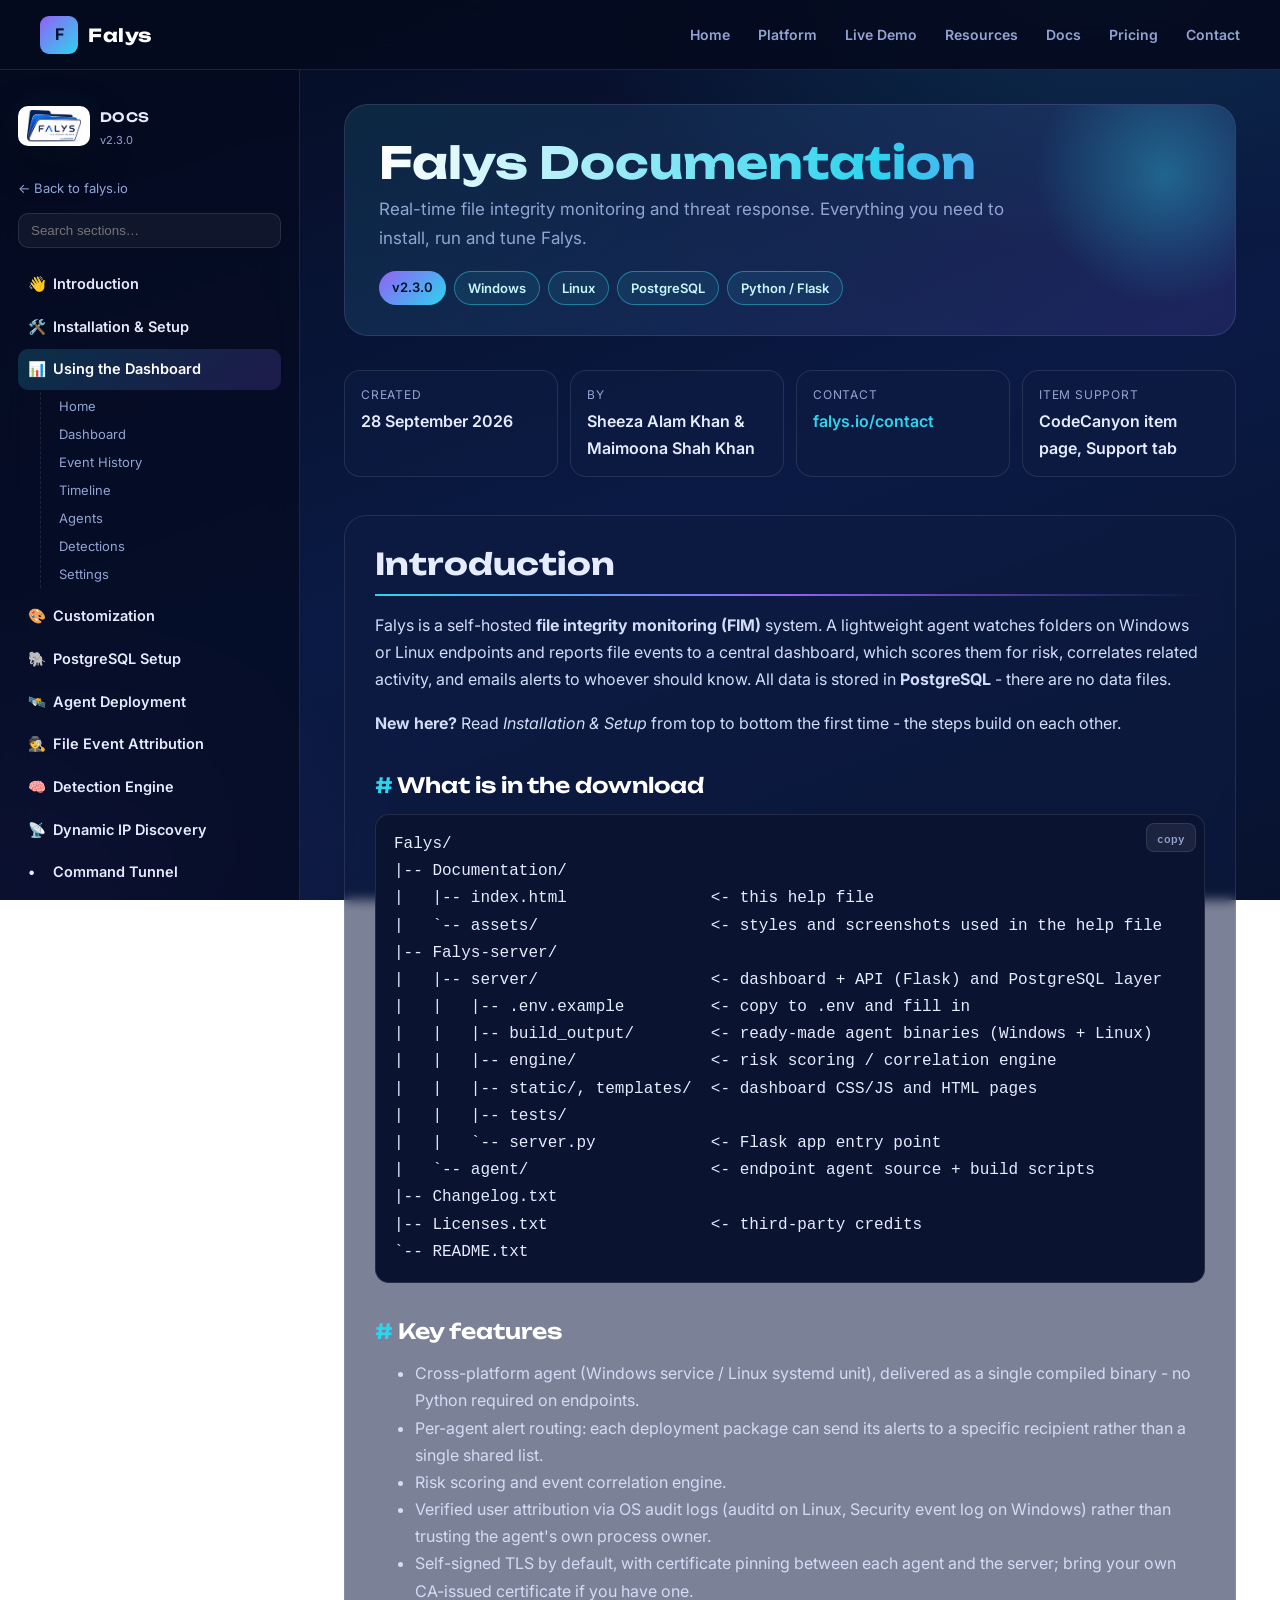
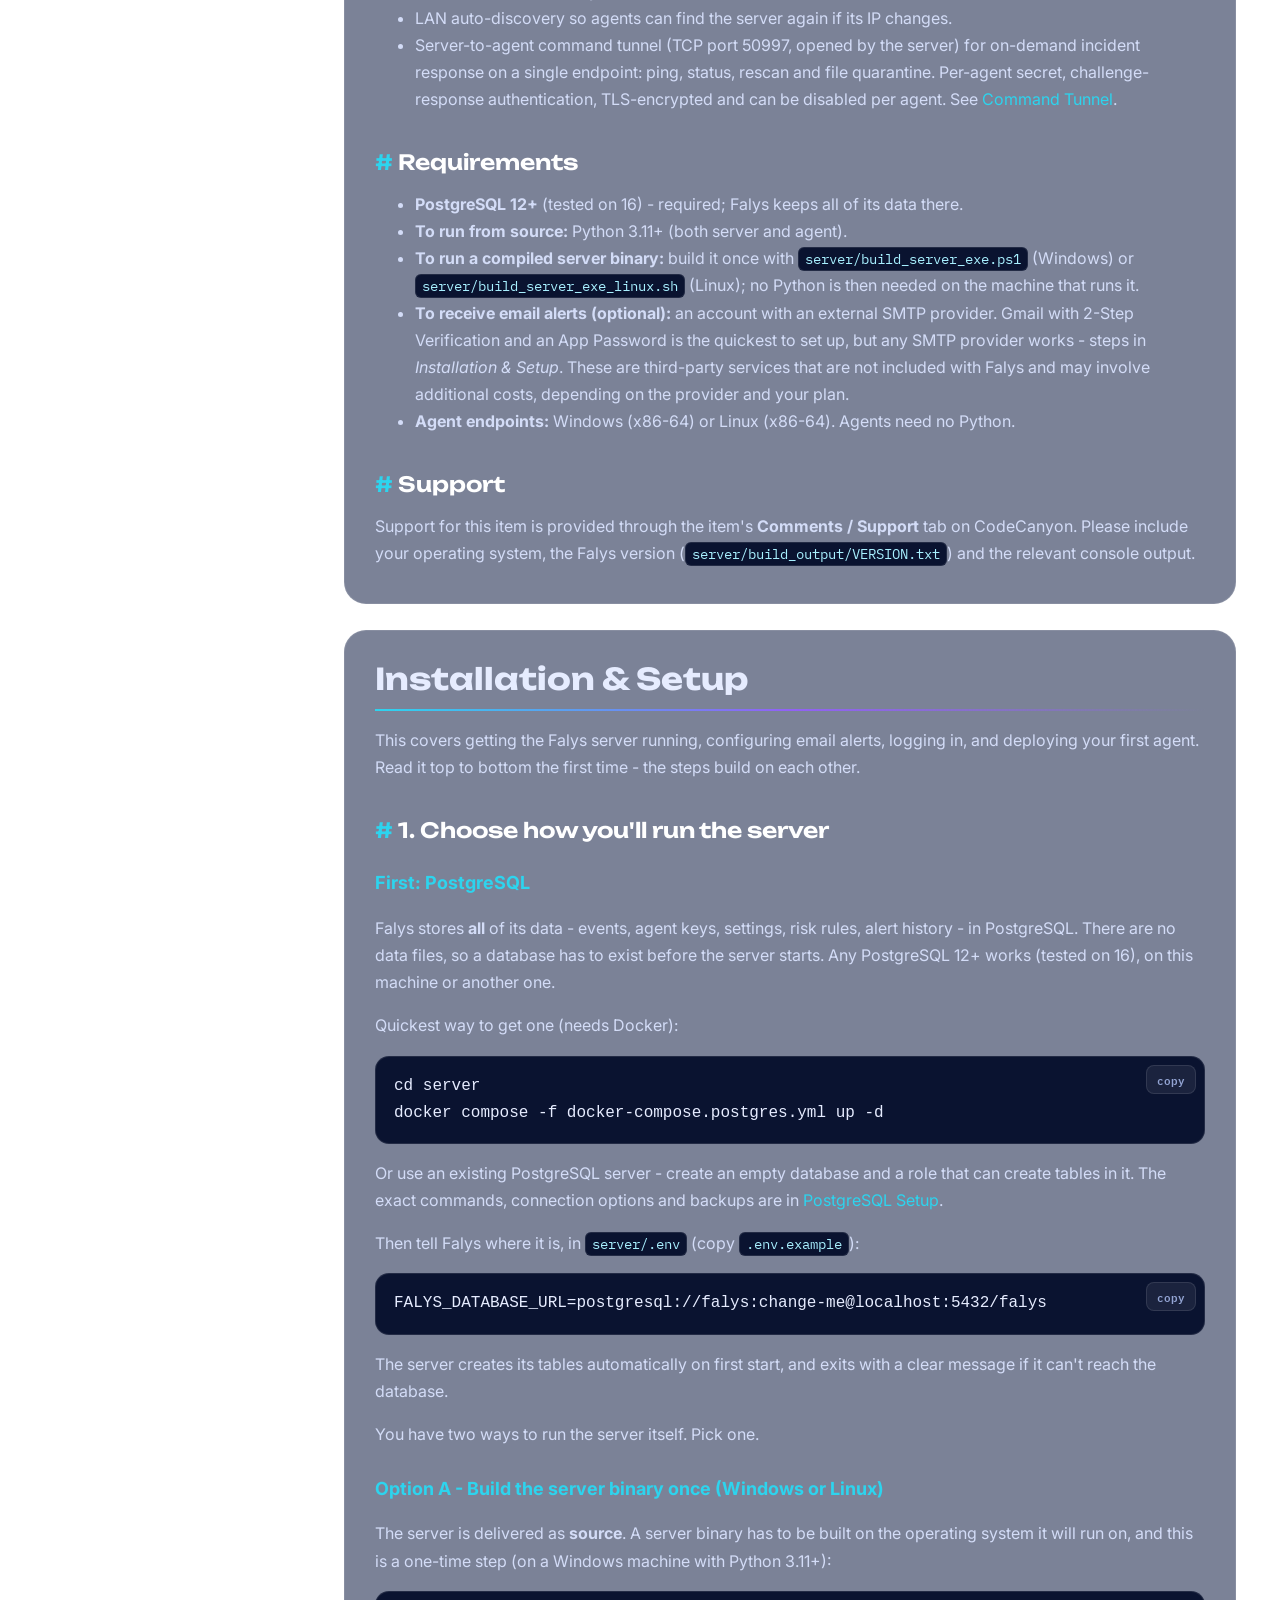
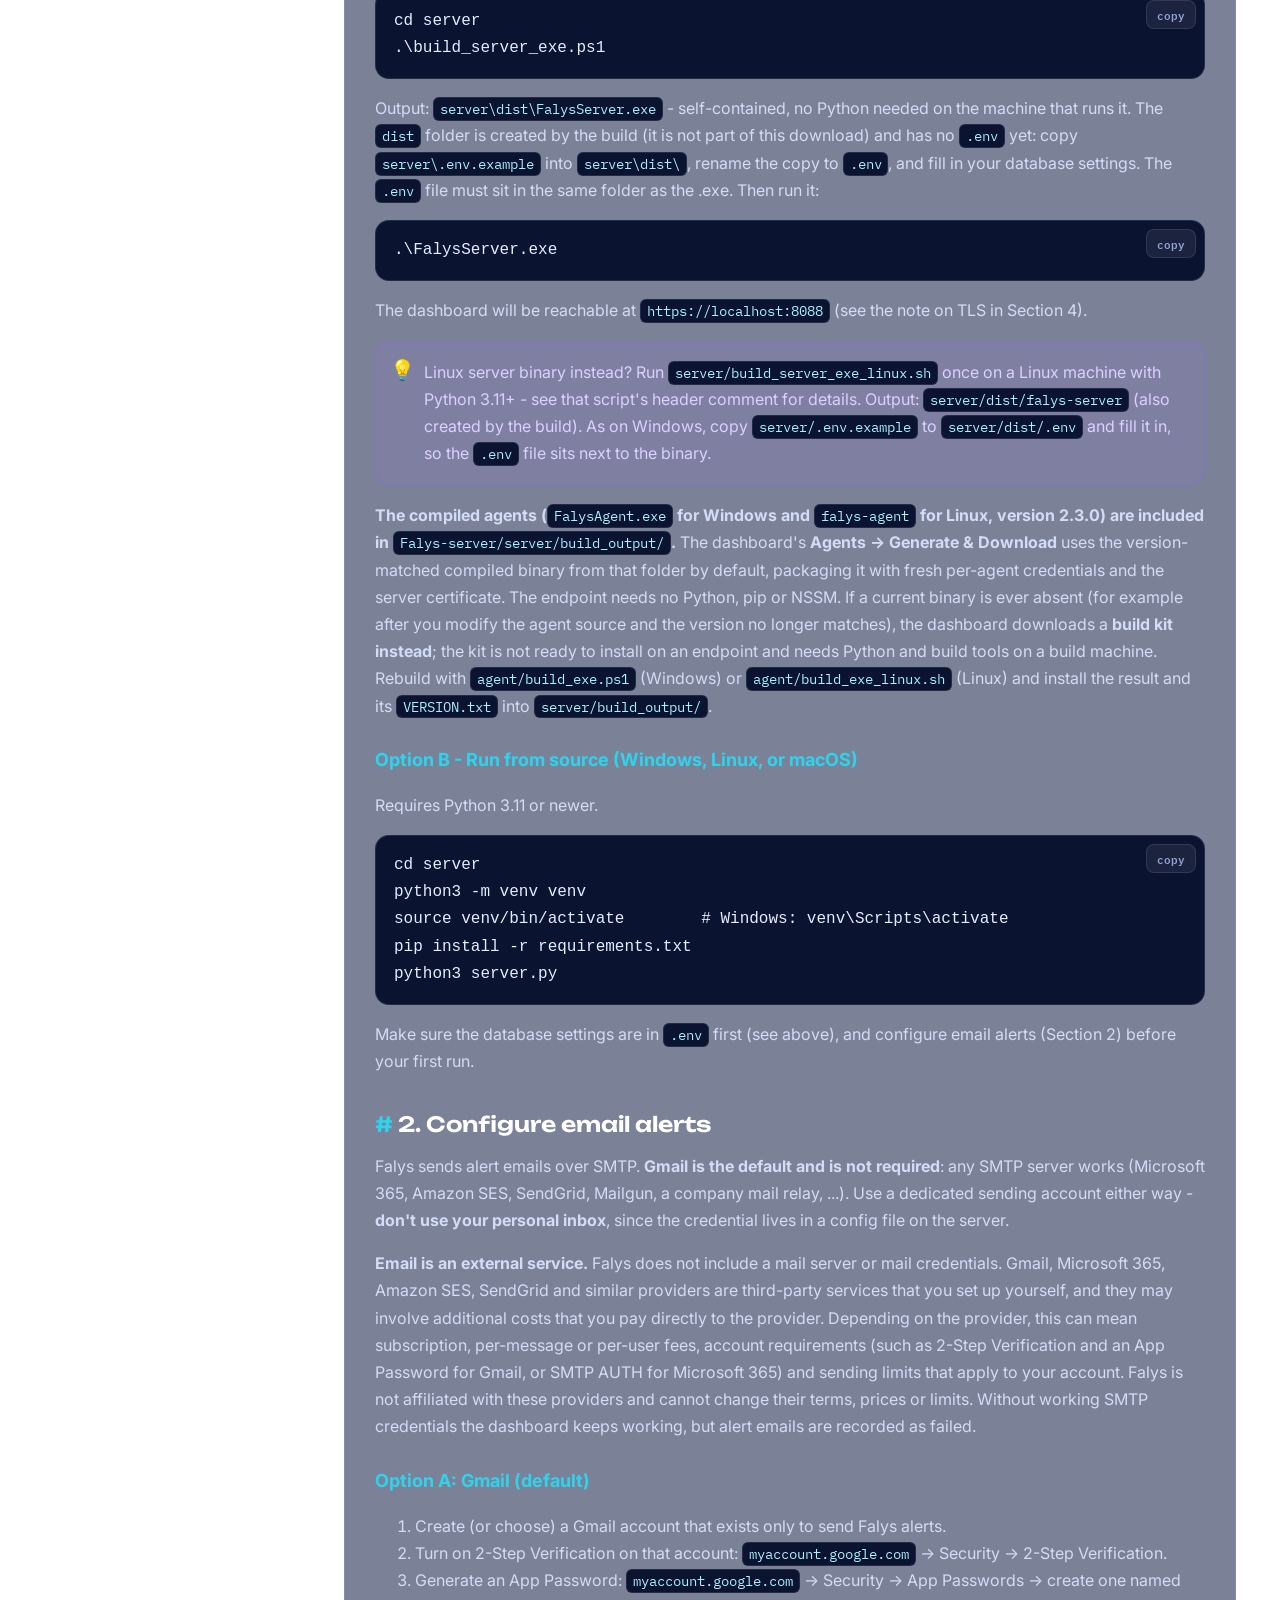
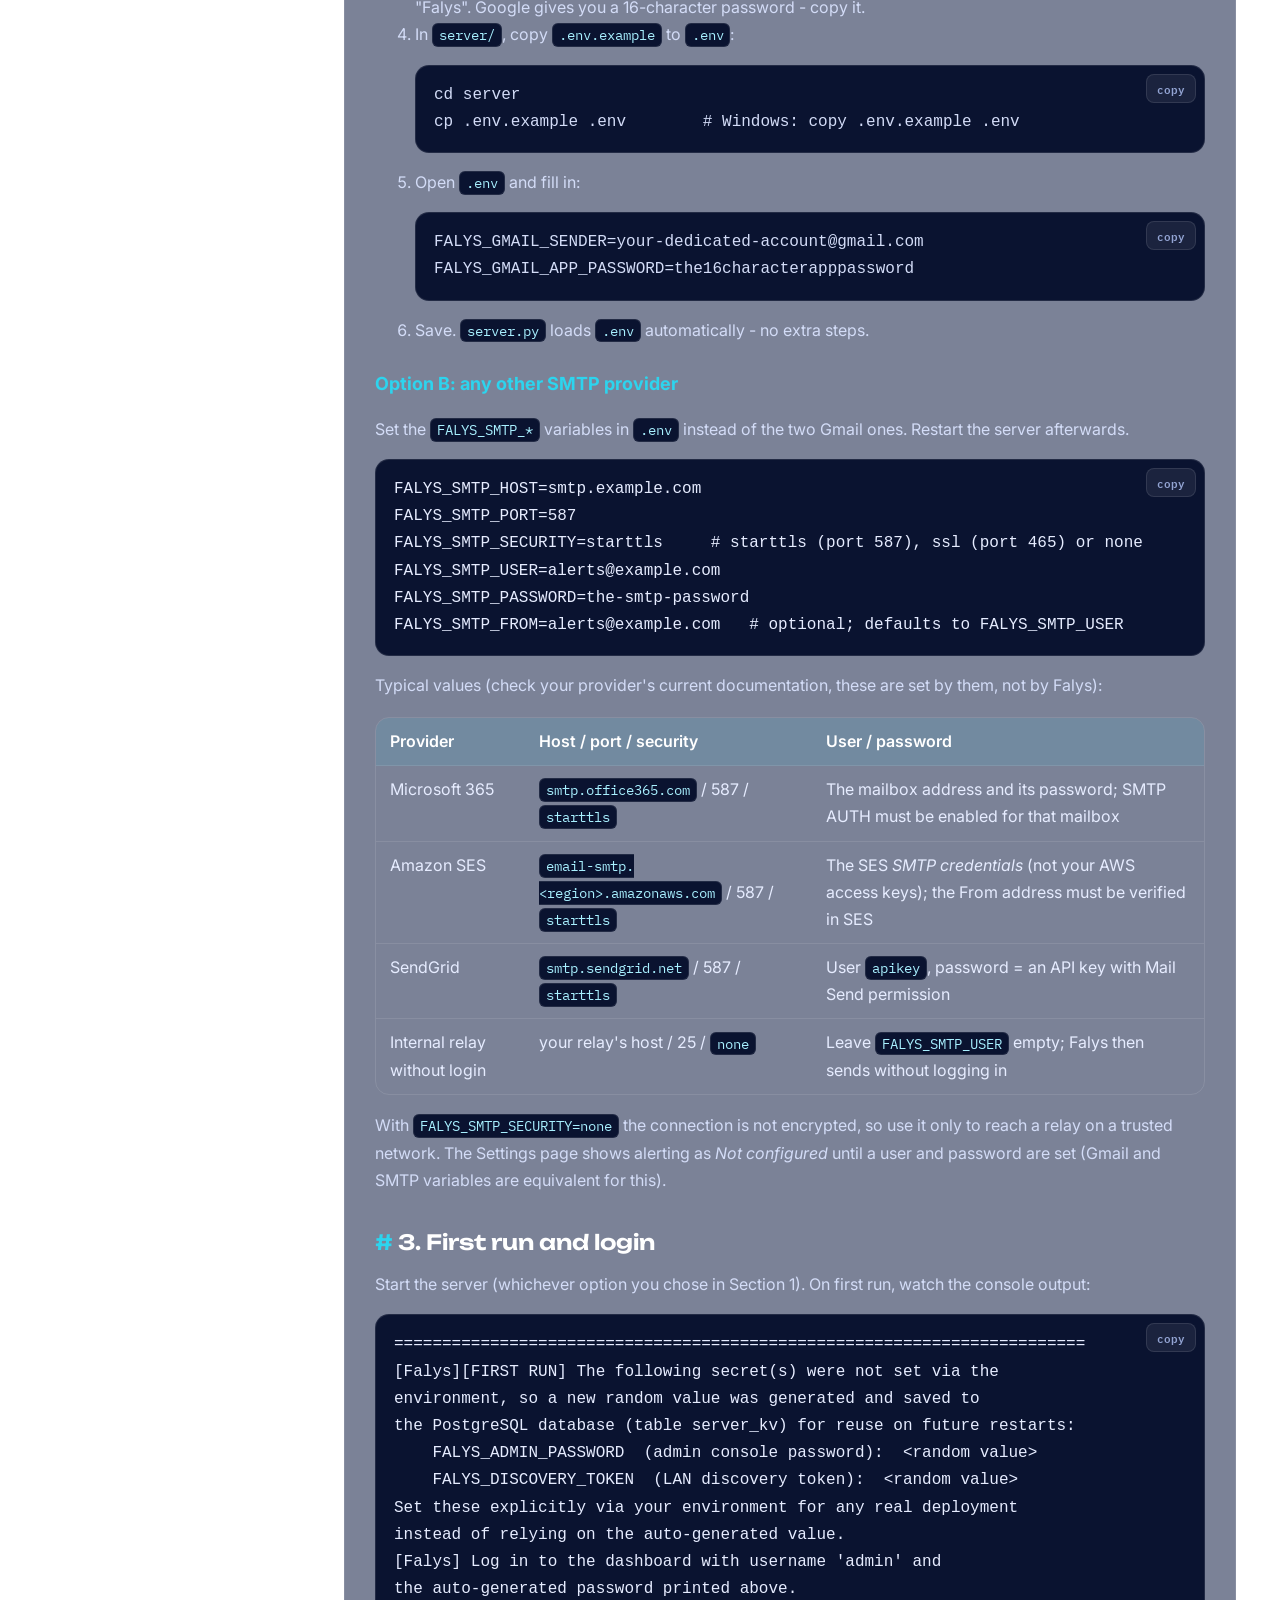
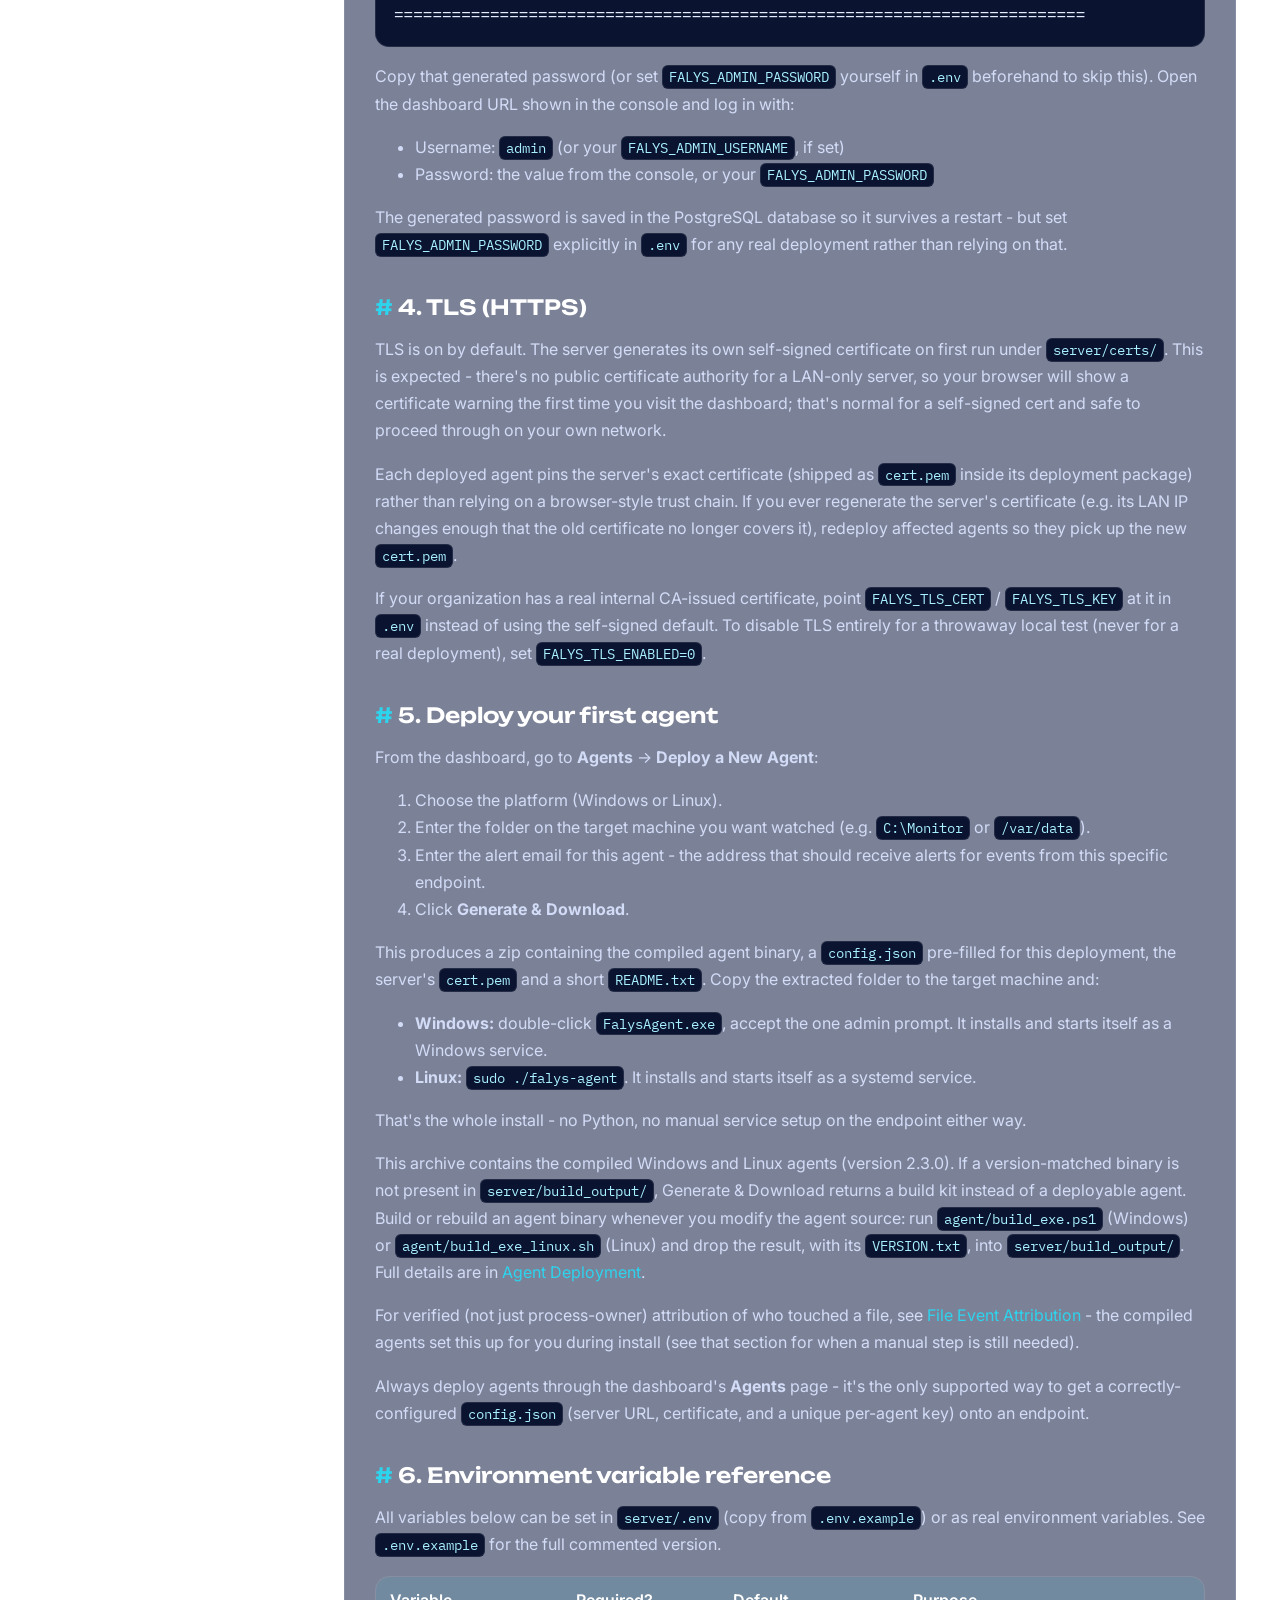
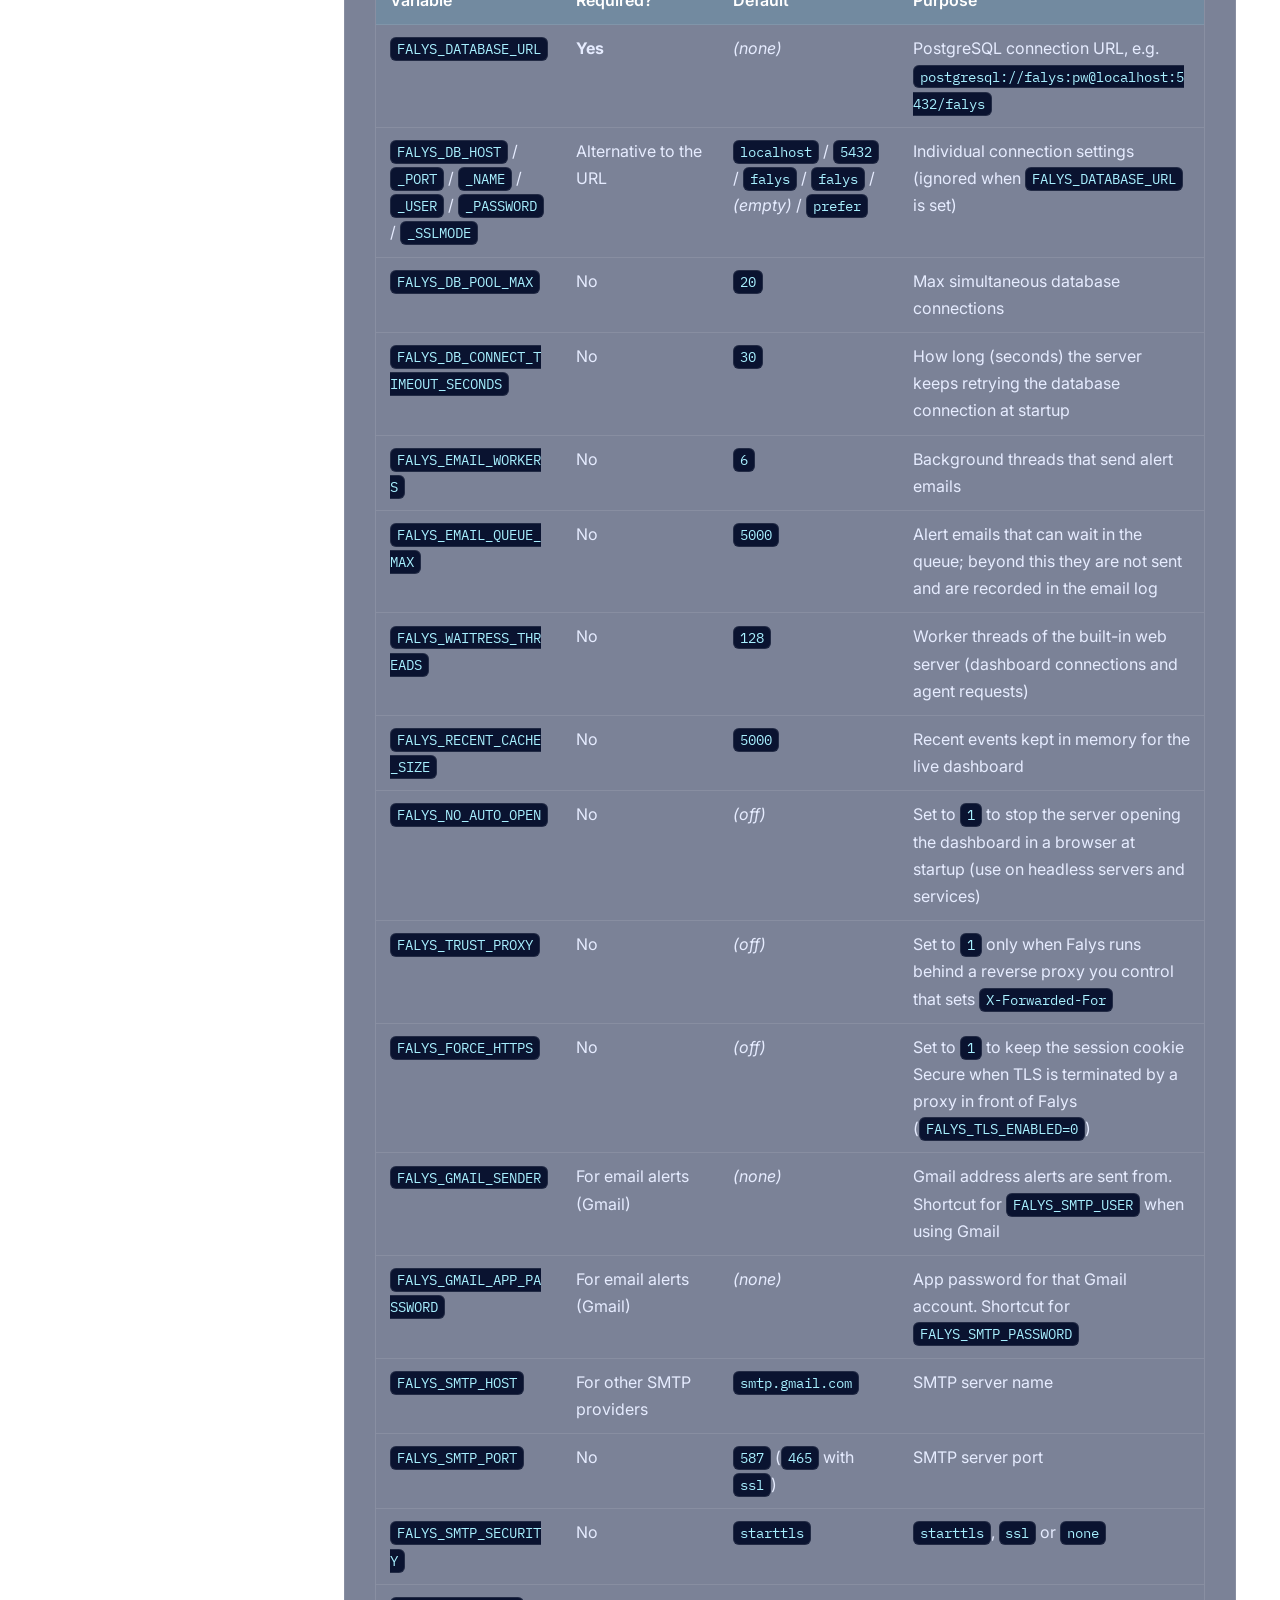
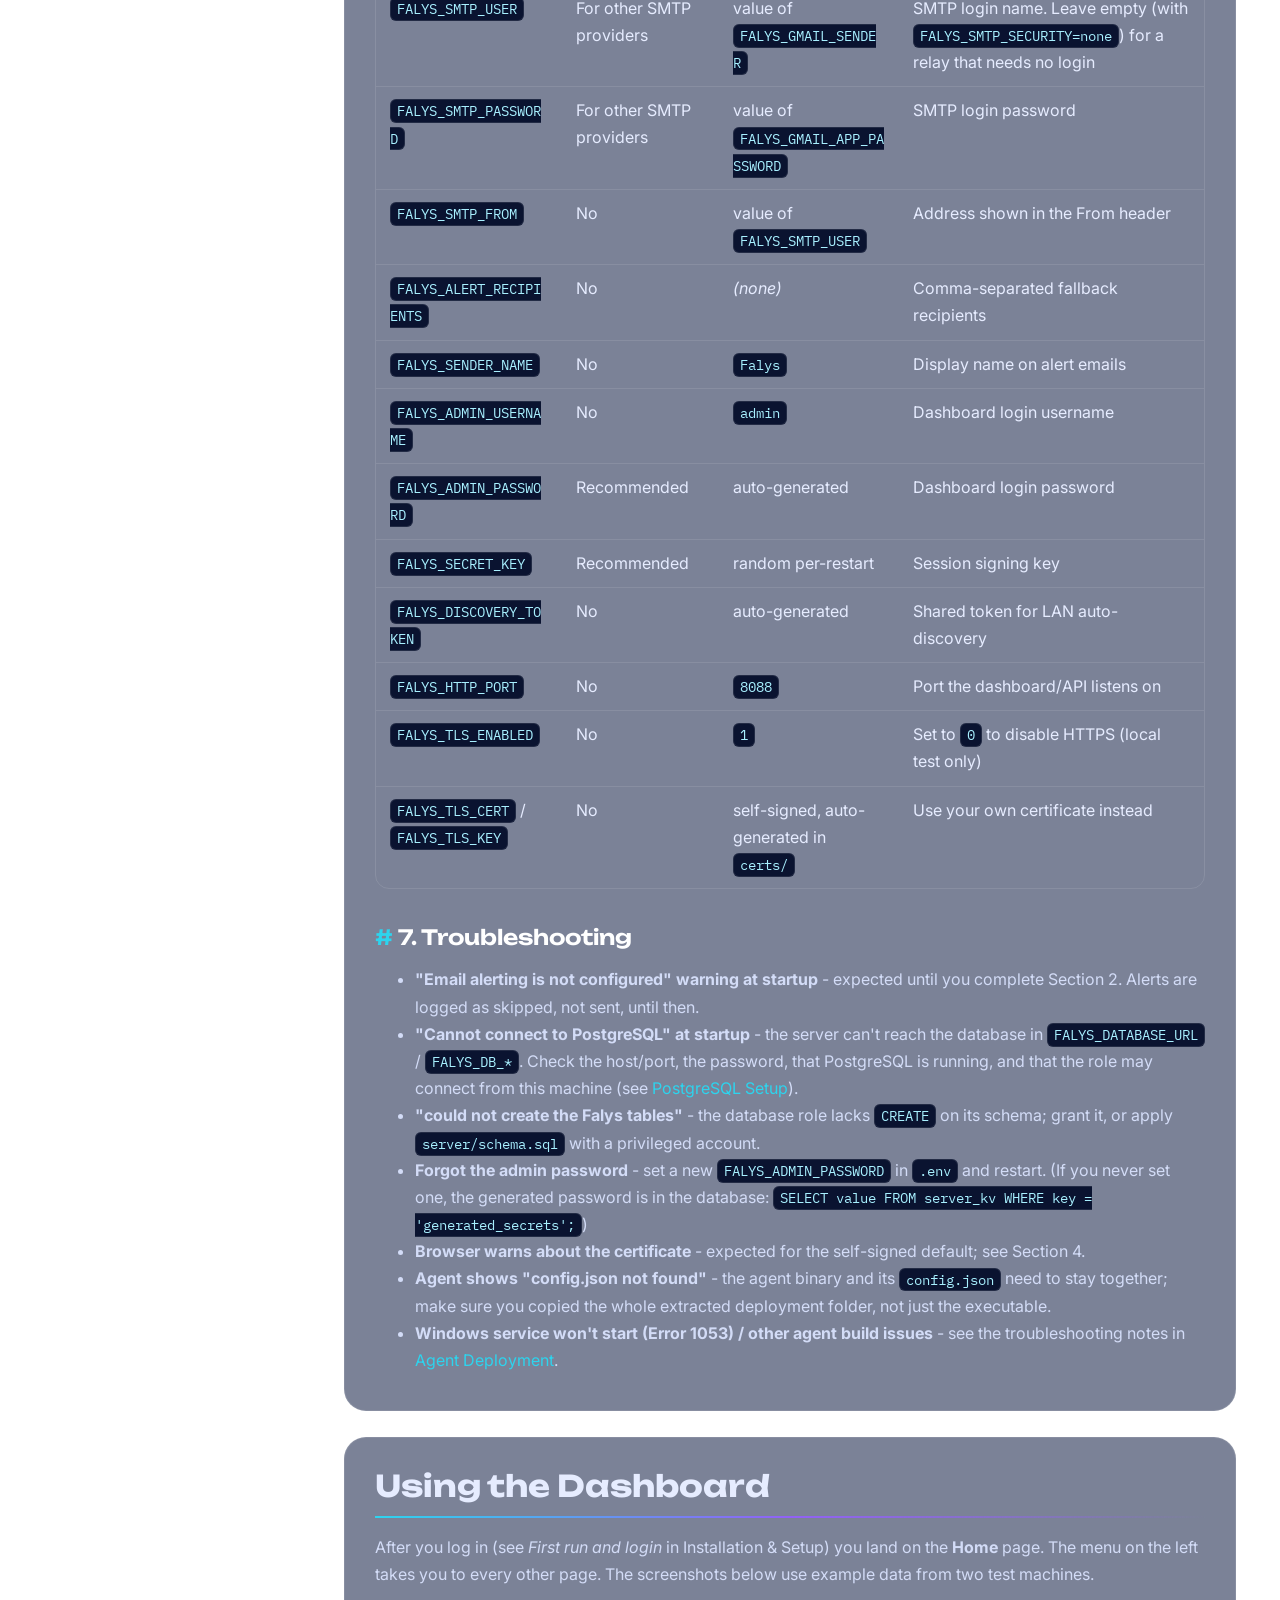
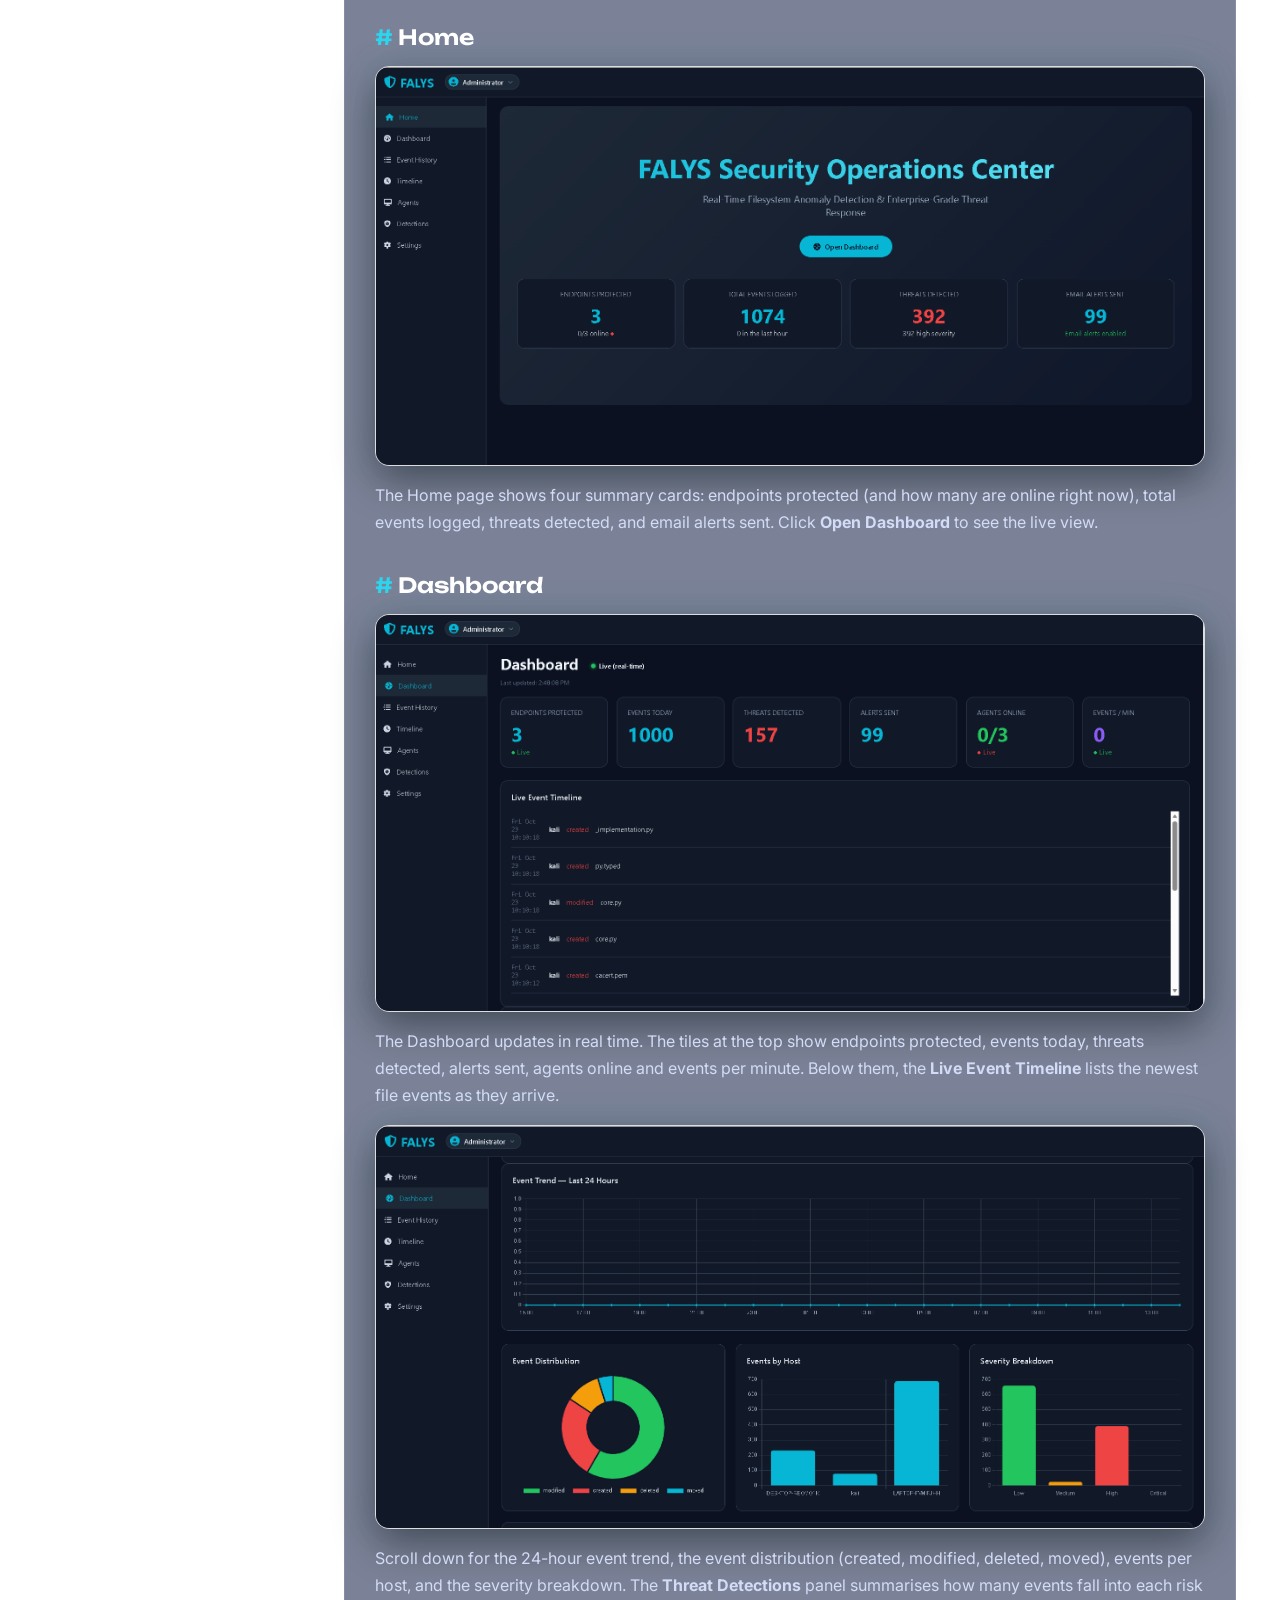
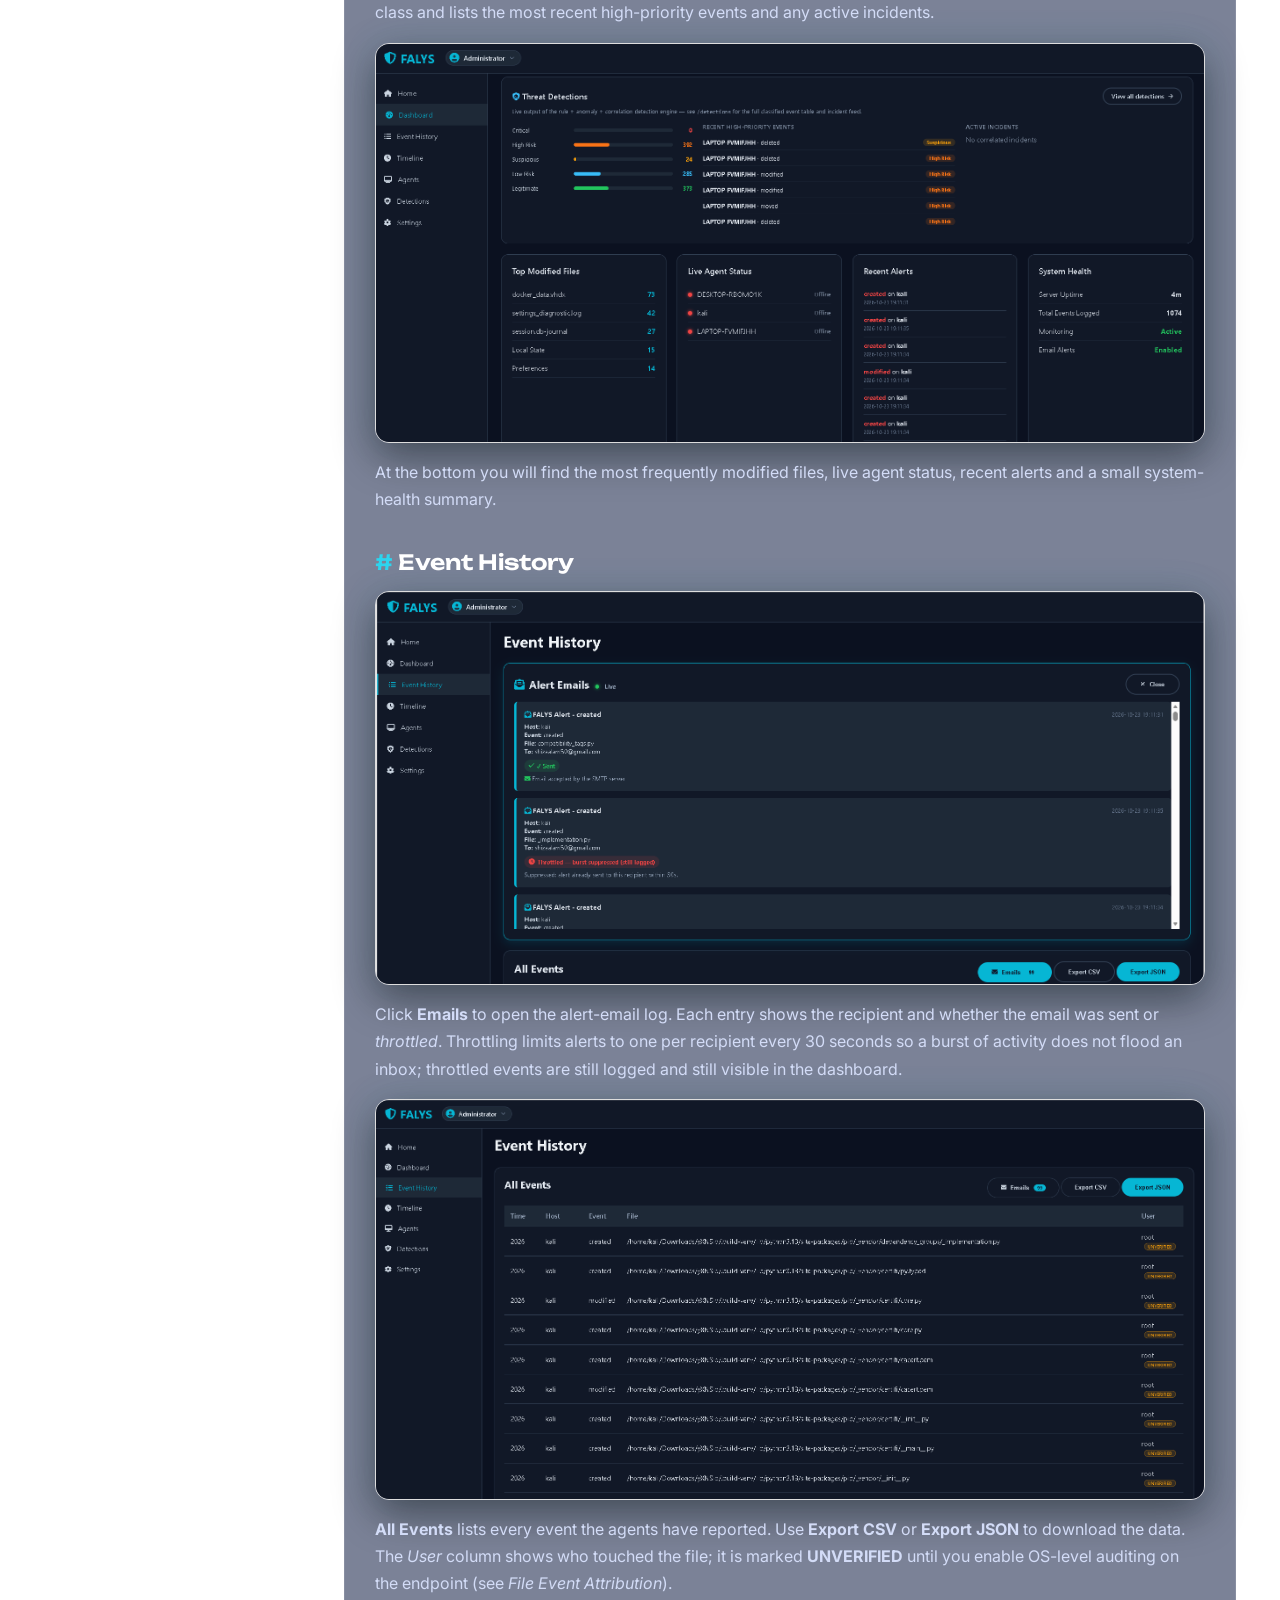
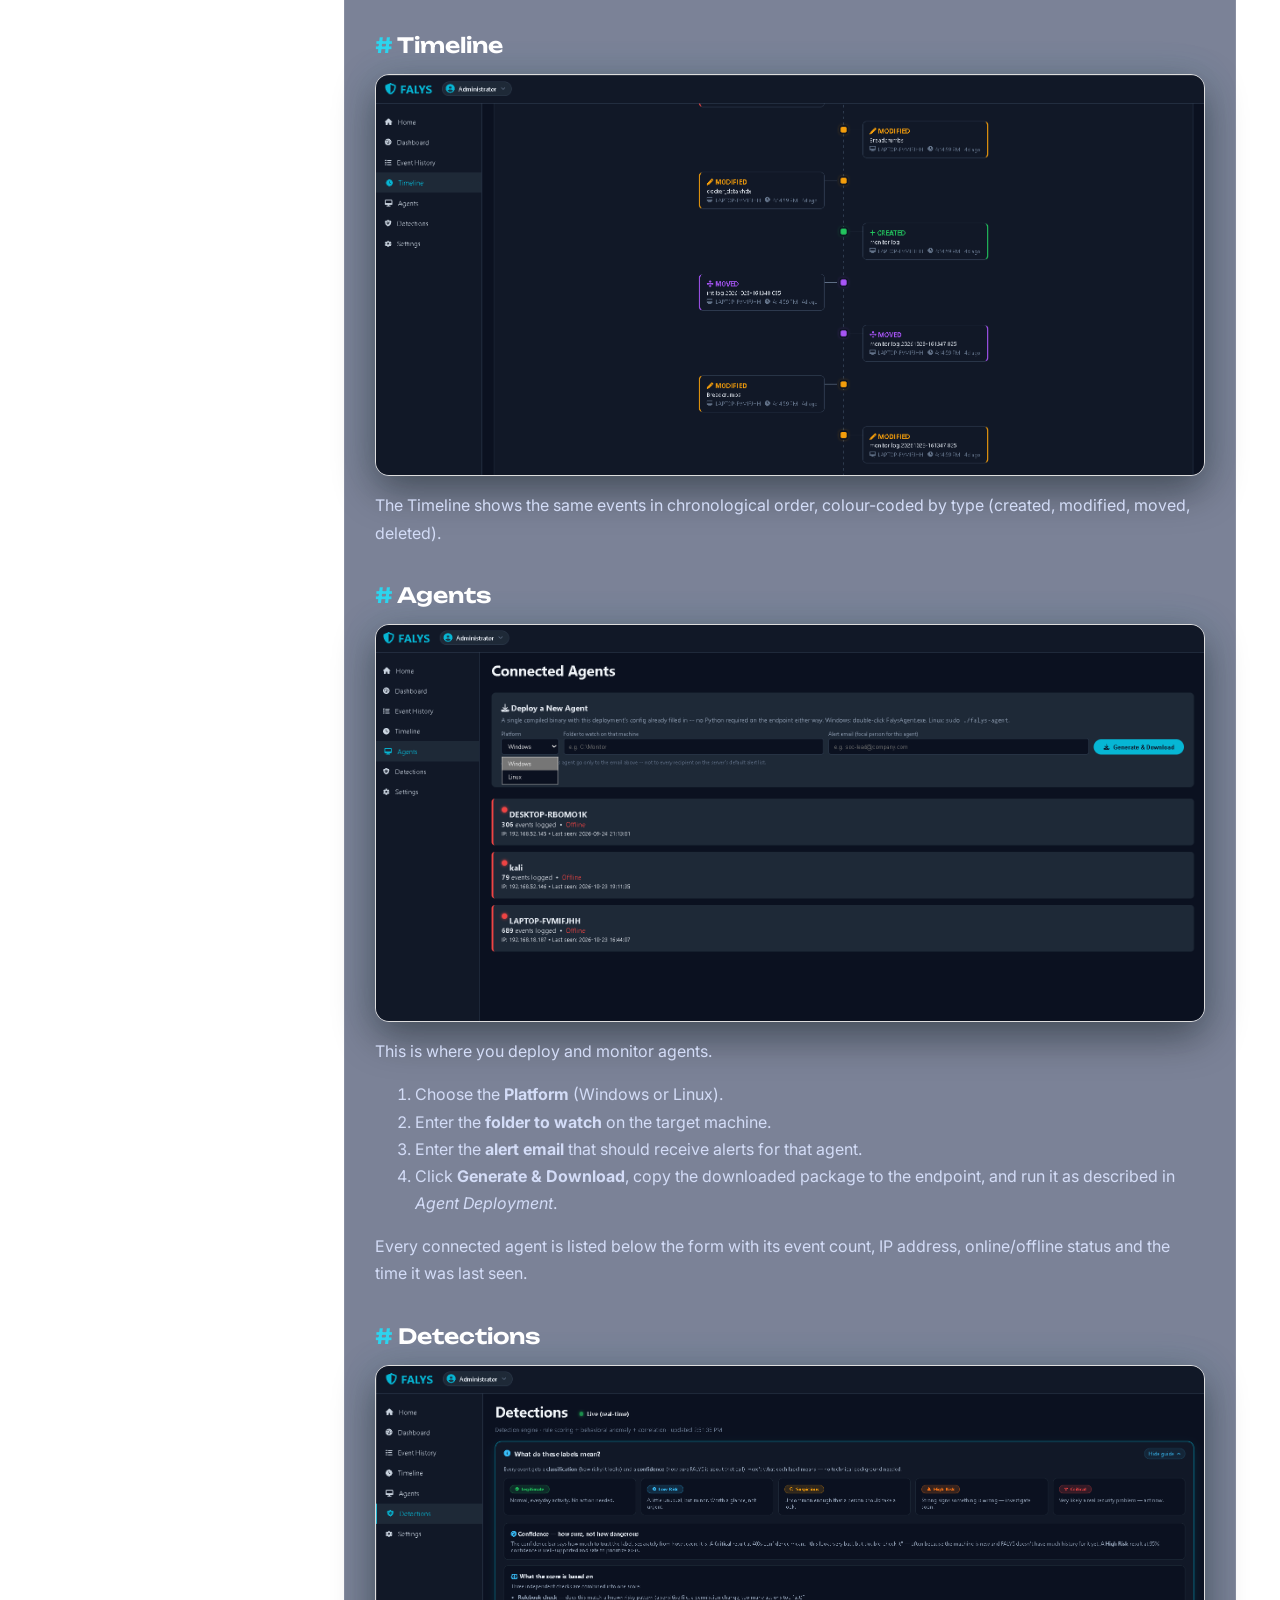
<file: docs/index.html>
<!DOCTYPE html>

<html lang="en">
<head>
<meta charset="utf-8"/>
<meta content="width=device-width, initial-scale=1" name="viewport"/>
<title>Falys 2.3.0 Documentation | falys.io</title>
<meta content="Official Falys 2.3.0 documentation: installation, agents, file monitoring, detection rules, SMTP, and authenticated server-to-agent commands." name="description"/>
<link href="https://fonts.googleapis.com" rel="preconnect"/><link crossorigin="" href="https://fonts.gstatic.com" rel="preconnect"/>
<link href="https://fonts.googleapis.com/css2?family=IBM+Plex+Mono:wght@400;500&amp;family=Inter:wght@400;600&amp;family=Unbounded:wght@500;700&amp;display=swap" rel="stylesheet"/>
<link href="docs.css" rel="stylesheet"/>
</head>
<body>
<!-- ================= NAVBAR ================= -->
<header>
<nav class="navbar">
<div class="logo">
<div class="logo-box">
            F
        </div>
<span>
            Falys
        </span>
</div>
<div class="nav-links">
<a href="../index.html">
            Home
        </a>
<a href="../platform.html">
            Platform
        </a>
<a href="../live-demo.html">
            Live Demo
        </a>
<a href="../resources.html">
            Resources
        </a>
<a href="./">
            Docs
        </a>
<a href="../pricing.html">
            Pricing
        </a>
<a href="../contact.html">
            Contact
        </a>
</div>
</nav>
</header>
<!-- ================= NAVBAR ================= -->
<button aria-label="Open menu" id="menu">☰ Menu</button>
<aside id="side">
<div class="brand"><img alt="Falys" src="images/falys-logo.png"/><div><b>DOCS</b><small>v2.3.0</small></div></div>
<a class="back" href="../index.html">← Back to falys.io</a>
<input aria-label="Search sections" id="search" placeholder="Search sections…" type="search"/>
<nav id="toc">
<ul>
<li><a href="#introduction" id="toc-introduction">Introduction</a>
<ul>
<li><a href="#what-is-in-the-download" id="toc-what-is-in-the-download">What is in the download</a></li>
<li><a href="#key-features" id="toc-key-features">Key features</a></li>
<li><a href="#requirements" id="toc-requirements">Requirements</a></li>
<li><a href="#support" id="toc-support">Support</a></li>
</ul></li>
<li><a href="#installation" id="toc-installation">Installation &amp; Setup</a>
<ul>
<li><a href="#1-choose-how-youll-run-the-server" id="toc-1-choose-how-youll-run-the-server">1. Choose how you'll run the server</a></li>
<li><a href="#2-configure-email-alerts" id="toc-2-configure-email-alerts">2. Configure email alerts</a></li>
<li><a href="#3-first-run-and-login" id="toc-3-first-run-and-login">3. First run and login</a></li>
<li><a href="#4-tls-https" id="toc-4-tls-https">4. TLS (HTTPS)</a></li>
<li><a href="#5-deploy-your-first-agent" id="toc-5-deploy-your-first-agent">5. Deploy your first agent</a></li>
<li><a href="#6-environment-variable-reference" id="toc-6-environment-variable-reference">6. Environment variable reference</a></li>
<li><a href="#7-troubleshooting" id="toc-7-troubleshooting">7. Troubleshooting</a></li>
</ul></li>
<li><a href="#using-the-dashboard" id="toc-using-the-dashboard">Using the Dashboard</a>
<ul>
<li><a href="#home" id="toc-home">Home</a></li>
<li><a href="#dashboard" id="toc-dashboard">Dashboard</a></li>
<li><a href="#event-history" id="toc-event-history">Event History</a></li>
<li><a href="#timeline" id="toc-timeline">Timeline</a></li>
<li><a href="#agents" id="toc-agents">Agents</a></li>
<li><a href="#detections" id="toc-detections">Detections</a></li>
<li><a href="#settings" id="toc-settings">Settings</a></li>
</ul></li>
<li><a href="#customization" id="toc-customization">Customization</a>
<ul>
<li><a href="#1-settings-page-no-code" id="toc-1-settings-page-no-code">1. Settings page (no code)</a></li>
<li><a href="#2-configuration-file-env" id="toc-2-configuration-file-env">2. Configuration file (<code>.env</code>)</a></li>
<li><a href="#3-detection-rules-no-restart" id="toc-3-detection-rules-no-restart">3. Detection rules (no restart)</a></li>
<li><a href="#4-detection-engine-tuning-no-restart" id="toc-4-detection-engine-tuning-no-restart">4. Detection engine tuning (no restart)</a></li>
<li><a href="#5-what-each-agent-watches-configjson" id="toc-5-what-each-agent-watches-configjson">5. What each agent watches (<code>config.json</code>)</a></li>
<li><a href="#6-email-alerts" id="toc-6-email-alerts">6. Email alerts</a></li>
<li><a href="#7-branding-and-look" id="toc-7-branding-and-look">7. Branding and look</a></li>
<li><a href="#8-changing-the-source-code" id="toc-8-changing-the-source-code">8. Changing the source code</a></li>
<li><a href="#9-retention" id="toc-9-retention">9. Retention</a></li>
</ul></li>
<li><a href="#postgresql-setup" id="toc-postgresql-setup">PostgreSQL Setup</a>
<ul>
<li><a href="#what-is-stored-where" id="toc-what-is-stored-where">What is stored where</a></li>
<li><a href="#setting-it-up" id="toc-setting-it-up">Setting it up</a></li>
<li><a href="#behaviour-to-know-about" id="toc-behaviour-to-know-about">Behaviour to know about</a></li>
<li><a href="#backups" id="toc-backups">Backups</a></li>
<li><a href="#retention" id="toc-retention">Retention</a></li>
<li><a href="#running-the-tests" id="toc-running-the-tests">Running the tests</a></li>
</ul></li>
<li><a href="#agent-deployment" id="toc-agent-deployment">Agent Deployment</a>
<ul>
<li><a href="#architecture" id="toc-architecture">Architecture</a></li>
<li><a href="#building-the-agent-binaries" id="toc-building-the-agent-binaries">Building the agent binaries</a></li>
<li><a href="#why-a-self-installing-exe-instead-of-an-msi" id="toc-why-a-self-installing-exe-instead-of-an-msi">Why a self-installing EXE instead of an MSI</a></li>
<li><a href="#tls-certpem" id="toc-tls-certpem">TLS (cert.pem)</a></li>
<li><a href="#windows-service-startup" id="toc-windows-service-startup">Windows service startup</a></li>
</ul></li>
<li><a href="#file-event-attribution" id="toc-file-event-attribution">File Event Attribution</a>
<ul>
<li><a href="#what-this-is" id="toc-what-this-is">What this is</a></li>
<li><a href="#how-to-tell-if-its-working" id="toc-how-to-tell-if-its-working">How to tell if it's working</a></li>
<li><a href="#linux-setup" id="toc-linux-setup">Linux setup</a></li>
<li><a href="#windows-setup" id="toc-windows-setup">Windows setup</a></li>
<li><a href="#technical-notes" id="toc-technical-notes">Technical notes</a></li>
</ul></li>
<li><a href="#detection-engine" id="toc-detection-engine">Detection Engine</a>
<ul>
<li><a href="#what-this-is-1" id="toc-what-this-is-1">What this is</a></li>
<li><a href="#architecture-1" id="toc-architecture-1">Architecture</a></li>
<li><a href="#api-routes" id="toc-api-routes">API routes</a></li>
<li><a href="#tuning" id="toc-tuning">Tuning</a></li>
</ul></li>
<li><a href="#dynamic-ip-discovery" id="toc-dynamic-ip-discovery">Dynamic IP Discovery</a>
<ul>
<li><a href="#the-problem" id="toc-the-problem">The problem</a></li>
<li><a href="#the-solution" id="toc-the-solution">The solution</a></li>
<li><a href="#authentication-is-this-really-the-server" id="toc-authentication-is-this-really-the-server">Authentication ("is this really the server?")</a></li>
<li><a href="#network-requirements-and-behavior-notes" id="toc-network-requirements-and-behavior-notes">Network requirements and behavior notes</a></li>
</ul></li>
<li><a href="#command-tunnel" id="toc-command-tunnel">Command Tunnel</a>
<ul>
<li><a href="#what-the-tunnel-does" id="toc-what-the-tunnel-does">What the tunnel does</a></li>
<li><a href="#supported-commands" id="toc-supported-commands">Supported commands</a></li>
<li><a href="#running-a-command" id="toc-running-a-command">Running a command</a></li>
<li><a href="#tunnel-network-and-firewall" id="toc-tunnel-network-and-firewall">Network and firewall rules</a></li>
<li><a href="#tunnel-authentication" id="toc-tunnel-authentication">Authentication and encryption</a></li>
<li><a href="#when-an-agents-certificate-changes" id="toc-when-an-agents-certificate-changes">When an agent's certificate changes</a></li>
<li><a href="#disabling-the-command-tunnel" id="toc-disabling-the-command-tunnel">Disabling the tunnel</a></li>
<li><a href="#tunnel-troubleshooting" id="toc-tunnel-troubleshooting">Troubleshooting</a></li>
<li><a href="#tunnel-logging" id="toc-tunnel-logging">Logging</a></li>
</ul></li>
<li><a href="#credits" id="toc-credits">Credits &amp; Third-Party Licenses</a>
<ul>
</ul></li>
</ul>
</nav>
</aside>
<main>
<div class="hero">
<h1>Falys Documentation</h1>
<p>Real-time file integrity monitoring and threat response. Everything you need to install, run and tune Falys.</p>
<div class="badges"><span>v2.3.0</span><span>Windows</span><span>Linux</span><span>PostgreSQL</span><span>Python / Flask</span></div>
</div>
<div class="author">
<div><small>Created</small><b>28 September 2026</b></div>
<div><small>By</small><b>Sheeza Alam Khan &amp; Maimoona Shah Khan</b></div>
<div><small>Contact</small><b><a href="../contact.html">falys.io/contact</a></b></div>
<div><small>Item support</small><b>CodeCanyon item page, Support tab</b></div>
</div>
<section id="introduction"><h1>Introduction</h1><p>Falys is a self-hosted <strong>file integrity monitoring
(FIM)</strong> system. A lightweight agent watches folders on Windows or
Linux endpoints and reports file events to a central dashboard, which
scores them for risk, correlates related activity, and emails alerts to
whoever should know. All data is stored in <strong>PostgreSQL</strong> - there are no data files.</p><p><strong>New here?</strong> Read <em>Installation &amp; Setup</em>
from top to bottom the first time - the steps build on each other.</p><h2 id="what-is-in-the-download">What is in the download</h2><pre>Falys/
|-- Documentation/
|   |-- index.html               &lt;- this help file
|   `-- assets/                  &lt;- styles and screenshots used in the help file
|-- Falys-server/
|   |-- server/                  &lt;- dashboard + API (Flask) and PostgreSQL layer
|   |   |-- .env.example         &lt;- copy to .env and fill in
|   |   |-- build_output/        &lt;- ready-made agent binaries (Windows + Linux)
|   |   |-- engine/              &lt;- risk scoring / correlation engine
|   |   |-- static/, templates/  &lt;- dashboard CSS/JS and HTML pages
|   |   |-- tests/
|   |   `-- server.py            &lt;- Flask app entry point
|   `-- agent/                   &lt;- endpoint agent source + build scripts
|-- Changelog.txt
|-- Licenses.txt                 &lt;- third-party credits
`-- README.txt
</pre><h2 id="key-features">Key features</h2><ul>
<li>Cross-platform agent (Windows service / Linux systemd unit),
delivered as a single compiled binary - no Python required on
endpoints.</li>
<li>Per-agent alert routing: each deployment package can send its alerts
to a specific recipient rather than a single shared list.</li>
<li>Risk scoring and event correlation engine.</li>
<li>Verified user attribution via OS audit logs (auditd on Linux,
Security event log on Windows) rather than trusting the agent's own
process owner.</li>
<li>Self-signed TLS by default, with certificate pinning between each
agent and the server; bring your own CA-issued certificate if you have
one.</li>
<li>LAN auto-discovery so agents can find the server again if its IP
changes.</li>
<li>Server-to-agent command tunnel (TCP port 50997, opened by the
server) for on-demand incident response on a single endpoint: ping,
status, rescan and file quarantine. Per-agent secret, challenge-response
authentication, TLS-encrypted and can be disabled per agent. See <a href="#command-tunnel">Command
Tunnel</a>.</li>
</ul><h2 id="requirements">Requirements</h2><ul>
<li><strong>PostgreSQL 12+</strong> (tested on 16) - required; Falys
keeps all of its data there.</li>
<li><strong>To run from source:</strong> Python 3.11+ (both server and
agent).</li>
<li><strong>To run a compiled server binary:</strong> build it once with
<code>server/build_server_exe.ps1</code> (Windows) or
<code>server/build_server_exe_linux.sh</code> (Linux); no Python is then
needed on the machine that runs it.</li>
<li><strong>To receive email alerts (optional):</strong> an account with an
external SMTP provider. Gmail with 2-Step Verification and an App Password is
the quickest to set up, but any SMTP provider works - steps in
<em>Installation &amp; Setup</em>. These are third-party services that are not
included with Falys and may involve additional costs, depending on the
provider and your plan.</li>
<li><strong>Agent endpoints:</strong> Windows (x86-64) or Linux
(x86-64). Agents need no Python.</li>
</ul><h2 id="support">Support</h2><p>Support for this item is provided through the item's <strong>Comments
/ Support</strong> tab on CodeCanyon. Please include your operating
system, the Falys version (<code>server/build_output/VERSION.txt</code>)
and the relevant console output.</p></section>
<section id="installation"><h1>Installation &amp; Setup</h1><p>This covers getting the Falys server running, configuring email
alerts, logging in, and deploying your first agent. Read it top to
bottom the first time - the steps build on each other.</p><h2 id="1-choose-how-youll-run-the-server">1. Choose how you'll run the
server</h2><h3 id="first-postgresql">First: PostgreSQL</h3><p>Falys stores <strong>all</strong> of its data - events, agent keys,
settings, risk rules, alert history - in PostgreSQL. There are no data
files, so a database has to exist before the server starts. Any
PostgreSQL 12+ works (tested on 16), on this machine or another one.</p><p>Quickest way to get one (needs Docker):</p><pre>cd server
docker compose -f docker-compose.postgres.yml up -d
</pre><p>Or use an existing PostgreSQL server - create an empty database and
a role that can create tables in it. The exact commands, connection
options and backups are in <a href="#postgresql-setup">PostgreSQL
Setup</a>.</p><p>Then tell Falys where it is, in <code>server/.env</code> (copy
<code>.env.example</code>):</p><pre>FALYS_DATABASE_URL=postgresql://falys:change-me@localhost:5432/falys
</pre><p>The server creates its tables automatically on first start, and exits
with a clear message if it can't reach the database.</p><p>You have two ways to run the server itself. Pick one.</p><h3 id="option-a----build-the-server-binary-once-windows-or-linux">Option A - Build the server binary once (Windows or Linux)</h3><p>The server is delivered as <strong>source</strong>. A server binary
has to be built on the operating system it will run on, and this is a
one-time step (on a Windows machine with Python 3.11+):</p><pre>cd server
.\build_server_exe.ps1
</pre><p>Output: <code>server\dist\FalysServer.exe</code> - self-contained,
no Python needed on the machine that runs it. The <code>dist</code>
folder is created by the build (it is not part of this download) and has no <code>.env</code> yet: copy
<code>server\.env.example</code> into <code>server\dist\</code>, rename the
copy to <code>.env</code>, and fill in your database settings. The
<code>.env</code> file must sit in the same folder as the .exe. Then run
it:</p><pre>.\FalysServer.exe
</pre><p>The dashboard will be reachable at
<code>https://localhost:8088</code> (see the note on TLS in Section
4).</p><blockquote>
<p>Linux server binary instead? Run
<code>server/build_server_exe_linux.sh</code> once on a Linux machine
with Python 3.11+ - see that script's header comment for details.
Output: <code>server/dist/falys-server</code> (also created by the build). As on Windows, copy
<code>server/.env.example</code> to <code>server/dist/.env</code> and fill it in,
so the <code>.env</code> file sits next to the binary.</p>
</blockquote><p><strong>The compiled agents (<code>FalysAgent.exe</code> for Windows and <code>falys-agent</code> for Linux, version 2.3.0) are included in
<code>Falys-server/server/build_output/</code>.</strong>
The dashboard's <strong>Agents -&gt; Generate &amp; Download</strong> uses the
version-matched compiled binary from that folder by default, packaging it with fresh per-agent
credentials and the server certificate. The endpoint needs no Python, pip or NSSM.
If a current binary is ever absent (for example after you modify the agent source and
the version no longer matches), the dashboard downloads a <strong>build kit instead</strong>;
the kit is not ready to install on an endpoint and needs Python and build tools on a build machine.
Rebuild with <code>agent/build_exe.ps1</code> (Windows) or <code>agent/build_exe_linux.sh</code> (Linux)
and install the result and its <code>VERSION.txt</code> into <code>server/build_output/</code>.</p><h3 id="option-b----run-from-source-windows-linux-or-macos">Option B - Run from source (Windows, Linux, or macOS)</h3><p>Requires Python 3.11 or newer.</p><pre>cd server
python3 -m venv venv
source venv/bin/activate        # Windows: venv\Scripts\activate
pip install -r requirements.txt
python3 server.py
</pre><p>Make sure the database settings are in <code>.env</code> first (see
above), and configure email alerts (Section 2) before your first
run.</p><h2 id="2-configure-email-alerts">2. Configure email alerts</h2><p>Falys sends alert emails over SMTP. <strong>Gmail is the default and
is not required</strong>: any SMTP server works (Microsoft 365, Amazon
SES, SendGrid, Mailgun, a company mail relay, ...). Use a dedicated
sending account either way - <strong>don't use your personal
inbox</strong>, since the credential lives in a config file on the
server.</p><p><strong>Email is an external service.</strong> Falys does not include a mail
server or mail credentials. Gmail, Microsoft 365, Amazon SES, SendGrid and
similar providers are third-party services that you set up yourself, and they
may involve additional costs that you pay directly to the provider. Depending
on the provider, this can mean subscription, per-message or per-user fees,
account requirements (such as
2-Step Verification and an App Password for Gmail, or SMTP AUTH for Microsoft
365) and sending limits that apply to your account. Falys is not affiliated
with these providers and cannot change their terms, prices or limits. Without
working SMTP credentials the dashboard keeps working, but alert emails are
recorded as failed.</p><h3>Option A: Gmail (default)</h3><ol type="1">
<li>Create (or choose) a Gmail account that exists only to send Falys
alerts.</li>
<li>Turn on 2-Step Verification on that account:
<code>myaccount.google.com</code> -&gt; Security -&gt; 2-Step
Verification.</li>
<li>Generate an App Password: <code>myaccount.google.com</code> -&gt;
Security -&gt; App Passwords -&gt; create one named "Falys". Google
gives you a 16-character password - copy it.</li>
<li>In <code>server/</code>, copy <code>.env.example</code> to
<code>.env</code>:
<pre>cd server
cp .env.example .env        # Windows: copy .env.example .env
</pre></li>
<li>Open <code>.env</code> and fill in:
<pre>FALYS_GMAIL_SENDER=your-dedicated-account@gmail.com
FALYS_GMAIL_APP_PASSWORD=the16characterapppassword
</pre></li>
<li>Save. <code>server.py</code> loads <code>.env</code> automatically - no extra steps.</li>
</ol><h3>Option B: any other SMTP provider</h3><p>Set the <code>FALYS_SMTP_*</code> variables in <code>.env</code>
instead of the two Gmail ones. Restart the server afterwards.</p><pre>FALYS_SMTP_HOST=smtp.example.com
FALYS_SMTP_PORT=587
FALYS_SMTP_SECURITY=starttls     # starttls (port 587), ssl (port 465) or none
FALYS_SMTP_USER=alerts@example.com
FALYS_SMTP_PASSWORD=the-smtp-password
FALYS_SMTP_FROM=alerts@example.com   # optional; defaults to FALYS_SMTP_USER
</pre><p>Typical values (check your provider's current documentation, these are
set by them, not by Falys):</p><table class="doc">
<thead>
<tr class="header">
<th>Provider</th>
<th>Host / port / security</th>
<th>User / password</th>
</tr>
</thead>
<tbody>
<tr class="odd">
<td>Microsoft 365</td>
<td><code>smtp.office365.com</code> / 587 / <code>starttls</code></td>
<td>The mailbox address and its password; SMTP AUTH must be enabled for
that mailbox</td>
</tr>
<tr class="even">
<td>Amazon SES</td>
<td><code>email-smtp.&lt;region&gt;.amazonaws.com</code> / 587 /
<code>starttls</code></td>
<td>The SES <em>SMTP credentials</em> (not your AWS access keys); the
From address must be verified in SES</td>
</tr>
<tr class="odd">
<td>SendGrid</td>
<td><code>smtp.sendgrid.net</code> / 587 / <code>starttls</code></td>
<td>User <code>apikey</code>, password = an API key with Mail Send
permission</td>
</tr>
<tr class="even">
<td>Internal relay without login</td>
<td>your relay's host / 25 / <code>none</code></td>
<td>Leave <code>FALYS_SMTP_USER</code> empty; Falys then sends without
logging in</td>
</tr>
</tbody>
</table><p>With <code>FALYS_SMTP_SECURITY=none</code> the connection is not
encrypted, so use it only to reach a relay on a trusted network. The
Settings page shows alerting as <em>Not configured</em> until a user and
password are set (Gmail and SMTP variables are equivalent for this).</p><h2 id="3-first-run-and-login">3. First run and login</h2><p>Start the server (whichever option you chose in Section 1). On first
run, watch the console output:</p><pre>========================================================================
[Falys][FIRST RUN] The following secret(s) were not set via the
environment, so a new random value was generated and saved to
the PostgreSQL database (table server_kv) for reuse on future restarts:
    FALYS_ADMIN_PASSWORD  (admin console password):  &lt;random value&gt;
    FALYS_DISCOVERY_TOKEN  (LAN discovery token):  &lt;random value&gt;
Set these explicitly via your environment for any real deployment
instead of relying on the auto-generated value.
[Falys] Log in to the dashboard with username 'admin' and
the auto-generated password printed above.
========================================================================
</pre><p>Copy that generated password (or set
<code>FALYS_ADMIN_PASSWORD</code> yourself in <code>.env</code>
beforehand to skip this). Open the dashboard URL shown in the console
and log in with:</p><ul>
<li>Username: <code>admin</code> (or your
<code>FALYS_ADMIN_USERNAME</code>, if set)</li>
<li>Password: the value from the console, or your
<code>FALYS_ADMIN_PASSWORD</code></li>
</ul><p>The generated password is saved in the PostgreSQL database so it
survives a restart - but set <code>FALYS_ADMIN_PASSWORD</code>
explicitly in <code>.env</code> for any real deployment rather than
relying on that.</p><h2 id="4-tls-https">4. TLS (HTTPS)</h2><p>TLS is on by default. The server generates its own self-signed
certificate on first run under <code>server/certs/</code>. This is
expected - there's no public certificate authority for a LAN-only
server, so your browser will show a certificate warning the first time
you visit the dashboard; that's normal for a self-signed cert and safe
to proceed through on your own network.</p><p>Each deployed agent pins the server's exact certificate (shipped as
<code>cert.pem</code> inside its deployment package) rather than relying
on a browser-style trust chain. If you ever regenerate the server's
certificate (e.g. its LAN IP changes enough that the old certificate no
longer covers it), redeploy affected agents so they pick up the new
<code>cert.pem</code>.</p><p>If your organization has a real internal CA-issued certificate, point
<code>FALYS_TLS_CERT</code> / <code>FALYS_TLS_KEY</code> at it in
<code>.env</code> instead of using the self-signed default. To disable
TLS entirely for a throwaway local test (never for a real deployment),
set <code>FALYS_TLS_ENABLED=0</code>.</p><h2 id="5-deploy-your-first-agent">5. Deploy your first agent</h2><p>From the dashboard, go to <strong>Agents</strong> -&gt;
<strong>Deploy a New Agent</strong>:</p><ol type="1">
<li>Choose the platform (Windows or Linux).</li>
<li>Enter the folder on the target machine you want watched (e.g.
<code>C:\Monitor</code> or <code>/var/data</code>).</li>
<li>Enter the alert email for this agent - the address that should
receive alerts for events from this specific endpoint.</li>
<li>Click <strong>Generate &amp; Download</strong>.</li>
</ol><p>This produces a zip containing the compiled agent binary, a
<code>config.json</code> pre-filled for this deployment, the
server's <code>cert.pem</code> and a short <code>README.txt</code>. Copy the extracted folder to the target
machine and:</p><ul>
<li><strong>Windows:</strong> double-click <code>FalysAgent.exe</code>,
accept the one admin prompt. It installs and starts itself as a Windows
service.</li>
<li><strong>Linux:</strong> <code>sudo ./falys-agent</code>. It installs
and starts itself as a systemd service.</li>
</ul><p>That's the whole install - no Python, no manual service setup on the
endpoint either way.</p><p>This archive contains the compiled Windows and Linux agents (version 2.3.0).
If a version-matched binary is not present in <code>server/build_output/</code>,
Generate &amp; Download returns a build kit instead of a deployable agent.
Build or rebuild an agent binary whenever you modify the agent source: run <code>agent/build_exe.ps1</code> (Windows) or
<code>agent/build_exe_linux.sh</code> (Linux) and drop the result, with
its <code>VERSION.txt</code>, into <code>server/build_output/</code>.
Full details are in <a href="#agent-deployment">Agent
Deployment</a>.</p><p>For verified (not just process-owner) attribution of who touched a
file, see <a href="#file-event-attribution">File Event Attribution</a> - the compiled agents set this up for you during install (see that section for when a manual step is still needed).</p><p>Always deploy agents through the dashboard's <strong>Agents</strong>
page - it's the only supported way to get a correctly-configured
<code>config.json</code> (server URL, certificate, and a unique
per-agent key) onto an endpoint.</p><h2 id="6-environment-variable-reference">6. Environment variable
reference</h2><p>All variables below can be set in <code>server/.env</code> (copy from
<code>.env.example</code>) or as real environment variables. See
<code>.env.example</code> for the full commented version.</p><table class="doc">
<thead>
<tr class="header">
<th>Variable</th>
<th>Required?</th>
<th>Default</th>
<th>Purpose</th>
</tr>
</thead>
<tbody>
<tr class="odd">
<td><code>FALYS_DATABASE_URL</code></td>
<td><strong>Yes</strong></td>
<td><em>(none)</em></td>
<td>PostgreSQL connection URL, e.g.
<code>postgresql://falys:pw@localhost:5432/falys</code></td>
</tr>
<tr class="even">
<td><code>FALYS_DB_HOST</code> / <code>_PORT</code> / <code>_NAME</code>
/ <code>_USER</code> / <code>_PASSWORD</code> /
<code>_SSLMODE</code></td>
<td>Alternative to the URL</td>
<td><code>localhost</code> / <code>5432</code> / <code>falys</code> /
<code>falys</code> / <em>(empty)</em> / <code>prefer</code></td>
<td>Individual connection settings (ignored when
<code>FALYS_DATABASE_URL</code> is set)</td>
</tr>
<tr class="odd">
<td><code>FALYS_DB_POOL_MAX</code></td>
<td>No</td>
<td><code>20</code></td>
<td>Max simultaneous database connections</td>
</tr>
<tr class="even">
<td><code>FALYS_DB_CONNECT_TIMEOUT_SECONDS</code></td>
<td>No</td>
<td><code>30</code></td>
<td>How long (seconds) the server keeps retrying the database connection at startup</td>
</tr>
<tr class="odd">
<td><code>FALYS_EMAIL_WORKERS</code></td>
<td>No</td>
<td><code>6</code></td>
<td>Background threads that send alert emails</td>
</tr>
<tr class="even">
<td><code>FALYS_EMAIL_QUEUE_MAX</code></td>
<td>No</td>
<td><code>5000</code></td>
<td>Alert emails that can wait in the queue; beyond this they are not sent and are recorded in the email log</td>
</tr>
<tr class="odd">
<td><code>FALYS_WAITRESS_THREADS</code></td>
<td>No</td>
<td><code>128</code></td>
<td>Worker threads of the built-in web server (dashboard connections and agent requests)</td>
</tr>
<tr class="even">
<td><code>FALYS_RECENT_CACHE_SIZE</code></td>
<td>No</td>
<td><code>5000</code></td>
<td>Recent events kept in memory for the live dashboard</td>
</tr>
<tr class="odd">
<td><code>FALYS_NO_AUTO_OPEN</code></td>
<td>No</td>
<td><em>(off)</em></td>
<td>Set to <code>1</code> to stop the server opening the dashboard in a browser at startup (use on headless servers and services)</td>
</tr>
<tr class="even">
<td><code>FALYS_TRUST_PROXY</code></td>
<td>No</td>
<td><em>(off)</em></td>
<td>Set to <code>1</code> only when Falys runs behind a reverse proxy you control that sets <code>X-Forwarded-For</code></td>
</tr>
<tr class="odd">
<td><code>FALYS_FORCE_HTTPS</code></td>
<td>No</td>
<td><em>(off)</em></td>
<td>Set to <code>1</code> to keep the session cookie Secure when TLS is terminated by a proxy in front of Falys (<code>FALYS_TLS_ENABLED=0</code>)</td>
</tr>
<tr class="even">
<td><code>FALYS_GMAIL_SENDER</code></td>
<td>For email alerts (Gmail)</td>
<td><em>(none)</em></td>
<td>Gmail address alerts are sent from. Shortcut for
<code>FALYS_SMTP_USER</code> when using Gmail</td>
</tr>
<tr class="odd">
<td><code>FALYS_GMAIL_APP_PASSWORD</code></td>
<td>For email alerts (Gmail)</td>
<td><em>(none)</em></td>
<td>App password for that Gmail account. Shortcut for
<code>FALYS_SMTP_PASSWORD</code></td>
</tr>
<tr class="even">
<td><code>FALYS_SMTP_HOST</code></td>
<td>For other SMTP providers</td>
<td><code>smtp.gmail.com</code></td>
<td>SMTP server name</td>
</tr>
<tr class="odd">
<td><code>FALYS_SMTP_PORT</code></td>
<td>No</td>
<td><code>587</code> (<code>465</code> with <code>ssl</code>)</td>
<td>SMTP server port</td>
</tr>
<tr class="even">
<td><code>FALYS_SMTP_SECURITY</code></td>
<td>No</td>
<td><code>starttls</code></td>
<td><code>starttls</code>, <code>ssl</code> or <code>none</code></td>
</tr>
<tr class="odd">
<td><code>FALYS_SMTP_USER</code></td>
<td>For other SMTP providers</td>
<td>value of <code>FALYS_GMAIL_SENDER</code></td>
<td>SMTP login name. Leave empty (with <code>FALYS_SMTP_SECURITY=none</code>) for a relay that needs no login</td>
</tr>
<tr class="even">
<td><code>FALYS_SMTP_PASSWORD</code></td>
<td>For other SMTP providers</td>
<td>value of <code>FALYS_GMAIL_APP_PASSWORD</code></td>
<td>SMTP login password</td>
</tr>
<tr class="odd">
<td><code>FALYS_SMTP_FROM</code></td>
<td>No</td>
<td>value of <code>FALYS_SMTP_USER</code></td>
<td>Address shown in the From header</td>
</tr>
<tr class="even">
<td><code>FALYS_ALERT_RECIPIENTS</code></td>
<td>No</td>
<td><em>(none)</em></td>
<td>Comma-separated fallback recipients</td>
</tr>
<tr class="odd">
<td><code>FALYS_SENDER_NAME</code></td>
<td>No</td>
<td><code>Falys</code></td>
<td>Display name on alert emails</td>
</tr>
<tr class="even">
<td><code>FALYS_ADMIN_USERNAME</code></td>
<td>No</td>
<td><code>admin</code></td>
<td>Dashboard login username</td>
</tr>
<tr class="odd">
<td><code>FALYS_ADMIN_PASSWORD</code></td>
<td>Recommended</td>
<td>auto-generated</td>
<td>Dashboard login password</td>
</tr>
<tr class="even">
<td><code>FALYS_SECRET_KEY</code></td>
<td>Recommended</td>
<td>random per-restart</td>
<td>Session signing key</td>
</tr>
<tr class="odd">
<td><code>FALYS_DISCOVERY_TOKEN</code></td>
<td>No</td>
<td>auto-generated</td>
<td>Shared token for LAN auto-discovery</td>
</tr>
<tr class="even">
<td><code>FALYS_HTTP_PORT</code></td>
<td>No</td>
<td><code>8088</code></td>
<td>Port the dashboard/API listens on</td>
</tr>
<tr class="odd">
<td><code>FALYS_TLS_ENABLED</code></td>
<td>No</td>
<td><code>1</code></td>
<td>Set to <code>0</code> to disable HTTPS (local test only)</td>
</tr>
<tr class="even">
<td><code>FALYS_TLS_CERT</code> / <code>FALYS_TLS_KEY</code></td>
<td>No</td>
<td>self-signed, auto-generated in <code>certs/</code></td>
<td>Use your own certificate instead</td>
</tr>
</tbody>
</table><h2 id="7-troubleshooting">7. Troubleshooting</h2><ul>
<li><strong>"Email alerting is not configured" warning at
startup</strong> - expected until you complete Section 2. Alerts are
logged as skipped, not sent, until then.</li>
<li><strong>"Cannot connect to PostgreSQL" at startup</strong> - the
server can't reach the database in <code>FALYS_DATABASE_URL</code> /
<code>FALYS_DB_*</code>. Check the host/port, the password, that
PostgreSQL is running, and that the role may connect from this machine
(see <a href="#postgresql-setup">PostgreSQL Setup</a>).</li>
<li><strong>"could not create the Falys tables"</strong> - the database
role lacks <code>CREATE</code> on its schema; grant it, or apply
<code>server/schema.sql</code> with a privileged account.</li>
<li><strong>Forgot the admin password</strong> - set a new
<code>FALYS_ADMIN_PASSWORD</code> in <code>.env</code> and restart. (If
you never set one, the generated password is in the database:
<code>SELECT value FROM server_kv WHERE key = 'generated_secrets';</code>)</li>
<li><strong>Browser warns about the certificate</strong> - expected for
the self-signed default; see Section 4.</li>
<li><strong>Agent shows "config.json not found"</strong> - the agent
binary and its <code>config.json</code> need to stay together; make sure
you copied the whole extracted deployment folder, not just the
executable.</li>
<li><strong>Windows service won't start (Error 1053) / other agent build
issues</strong> - see the troubleshooting notes in <a href="#agent-deployment">Agent Deployment</a>.</li>
</ul></section>
<section id="using-the-dashboard"><h1>Using the Dashboard</h1><p>After you log in (see <em>First run and login</em> in Installation
&amp; Setup) you land on the <strong>Home</strong> page. The menu on the
left takes you to every other page. The screenshots below use example
data from two test machines.</p><h2 id="home">Home</h2><p><img alt="Home page with summary cards" src="images/01-home.png" style="max-width:100%;border:1px solid #ddd;margin-bottom:15px"/></p><p>The Home page shows four summary cards: endpoints protected (and how
many are online right now), total events logged, threats detected, and
email alerts sent. Click <strong>Open Dashboard</strong> to see the live
view.</p><h2 id="dashboard">Dashboard</h2><p><img alt="Dashboard with live event timeline" src="images/02-dashboard-overview.png" style="max-width:100%;border:1px solid #ddd;margin-bottom:15px"/></p><p>The Dashboard updates in real time. The tiles at the top show
endpoints protected, events today, threats detected, alerts sent, agents
online and events per minute. Below them, the <strong>Live Event
Timeline</strong> lists the newest file events as they arrive.</p><p><img alt="Dashboard charts" src="images/03-dashboard-charts.png" style="max-width:100%;border:1px solid #ddd;margin-bottom:15px"/></p><p>Scroll down for the 24-hour event trend, the event distribution
(created, modified, deleted, moved), events per host, and the severity
breakdown. The <strong>Threat Detections</strong> panel summarises how
many events fall into each risk class and lists the most recent
high-priority events and any active incidents.</p><p><img alt="Dashboard status panels" src="images/04-dashboard-status.png" style="max-width:100%;border:1px solid #ddd;margin-bottom:15px"/></p><p>At the bottom you will find the most frequently modified files, live
agent status, recent alerts and a small system-health summary.</p><h2 id="event-history">Event History</h2><p><img alt="Event history with alert email log" src="images/05-event-history-alerts.png" style="max-width:100%;border:1px solid #ddd;margin-bottom:15px"/></p><p>Click <strong>Emails</strong> to open the alert-email log. Each entry
shows the recipient and whether the email was sent or
<em>throttled</em>. Throttling limits alerts to one per recipient every
30 seconds so a burst of activity does not flood an inbox; throttled
events are still logged and still visible in the dashboard.</p><p><img alt="Event history table" src="images/06-event-history-table.png" style="max-width:100%;border:1px solid #ddd;margin-bottom:15px"/></p><p><strong>All Events</strong> lists every event the agents have
reported. Use <strong>Export CSV</strong> or <strong>Export
JSON</strong> to download the data. The <em>User</em> column shows who
touched the file; it is marked <strong>UNVERIFIED</strong> until you
enable OS-level auditing on the endpoint (see <em>File Event
Attribution</em>).</p><h2 id="timeline">Timeline</h2><p><img alt="Activity timeline" src="images/07-timeline.png" style="max-width:100%;border:1px solid #ddd;margin-bottom:15px"/></p><p>The Timeline shows the same events in chronological order,
colour-coded by type (created, modified, moved, deleted).</p><h2 id="agents">Agents</h2><p><img alt="Agents page" src="images/08-agents.png" style="max-width:100%;border:1px solid #ddd;margin-bottom:15px"/></p><p>This is where you deploy and monitor agents.</p><ol type="1">
<li>Choose the <strong>Platform</strong> (Windows or Linux).</li>
<li>Enter the <strong>folder to watch</strong> on the target
machine.</li>
<li>Enter the <strong>alert email</strong> that should receive alerts
for that agent.</li>
<li>Click <strong>Generate &amp; Download</strong>, copy the downloaded
package to the endpoint, and run it as described in <em>Agent
Deployment</em>.</li>
</ol><p>Every connected agent is listed below the form with its event count,
IP address, online/offline status and the time it was last seen.</p><h2 id="detections">Detections</h2><p><img alt="Detections overview" src="images/09-detections.png" style="max-width:100%;border:1px solid #ddd;margin-bottom:15px"/></p><p>The Detections page shows how the detection engine classified every
event as <strong>Critical</strong>, <strong>High Risk</strong>,
<strong>Suspicious</strong>, <strong>Low Risk</strong> or
<strong>Legitimate</strong>. Click <em>Show guide</em> under <em>What do
these labels mean?</em> for a plain-language explanation. Related events
that the engine has linked together (for example a burst of changes on
one host) appear as <strong>Correlated Incidents</strong>.</p><p><img alt="Classified events" src="images/10-detections-events.png" style="max-width:100%;border:1px solid #ddd;margin-bottom:15px"/></p><p><strong>Classified Events</strong> lists each event with its
classification, score, confidence and the reasons behind the score. You
can search by host or file and filter by classification. See
<em>Detection Engine</em> for how scores are calculated.</p><h2 id="settings">Settings</h2><p><img alt="Settings page" src="images/11-settings.png" style="max-width:100%;border:1px solid #ddd;margin-bottom:15px"/></p><table class="doc">
<thead>
<tr class="header">
<th>Setting</th>
<th>What it does</th>
</tr>
</thead>
<tbody>
<tr class="odd">
<td>Real-time File Monitoring</td>
<td>Master switch: when off, agent events no longer trigger alerts.</td>
</tr>
<tr class="even">
<td>Email Alerting</td>
<td>Master switch for alert emails. The line under it reads <em>Not
configured</em> until an SMTP (or Gmail) user and password are set in
<code>.env</code>.</td>
</tr>
<tr class="even">
<td>Auto Agent Discovery</td>
<td>When on, the Agents page refreshes its list by itself (at the refresh interval below). When off, reload the page to update it.</td>
</tr>
<tr class="odd">
<td>Agent Offline Threshold</td>
<td>Marks an agent <em>Offline</em> after no events for 2 minutes, 5
minutes, 15 minutes or 1 hour.</td>
</tr>
<tr class="even">
<td>Real-time Refresh Interval</td>
<td>How often the Dashboard and Agents pages poll for updates (2, 3, 5
or 10 seconds).</td>
</tr>
</tbody>
</table><p>Changes are saved immediately. Use <strong>Reset these settings to
defaults</strong> to undo them. Below these switches the page also has the
<strong>Detection Rules</strong> and <strong>Detection Engine
Tuning</strong> editors (see <em>Customization</em>).</p></section>
<section id="customization"><h1>Customization</h1><p>This chapter explains what you can change and how, from no-code
settings to editing the source. Most changes need <strong>no
restart</strong>.</p><h2 id="1-settings-page-no-code">1. Settings page (no code)</h2><p>Alerting, thresholds, the offline timeout and the refresh interval
are all on the <strong>Settings</strong> page (see <em>Using the
Dashboard</em>).</p><h2 id="2-configuration-file-env">2. Configuration file
(<code>.env</code>)</h2><p>Ports, the admin login, email credentials, TLS and the database are
set in <code>Falys-server/server/.env</code>. Every variable is listed
in the <em>Environment variable reference</em> in Installation &amp;
Setup. Restart the server after editing.</p><h2 id="3-detection-rules-no-restart">3. Detection rules (no
restart)</h2><p>The rules that decide how risky an event is are edited on the
<strong>Settings</strong> page, in the <strong>Detection Rules</strong>
card. Change a value, press <strong>Save rules</strong>, and it applies
within a couple of seconds. A message next to the button confirms the
save or explains what is wrong (for example a blank path pattern).</p><table class="doc">
<thead>
<tr class="header">
<th>Control</th>
<th>Meaning</th>
<th>Default</th>
</tr>
</thead>
<tbody>
<tr class="odd">
<td>Baseline severity by event type</td>
<td>Starting severity for created, modified, deleted and moved
events</td>
<td>created/modified = low, deleted/moved = medium</td>
</tr>
<tr class="even">
<td>Sensitive paths</td>
<td>Rows of path pattern + severity. Patterns are case-insensitive
wildcards matched against the full path. Use <strong>Add path
rule</strong> and the trash icon to add and remove rows</td>
<td>built-in list (e.g. <code>*shadow</code>, <code>*.pem</code>,
<code>*id_rsa*</code>, cron and log paths), plus new executables and scripts
(<code>*.exe</code>, <code>*.dll</code>, <code>*.msi</code>, <code>*.ps1</code>, ...;
only for <em>created</em> and <em>moved</em> events) and ransomware extensions
and ransom-note names (<code>*.locked</code>, <code>*.encrypted</code>,
<code>*.lockbit</code>, <code>*how_to_decrypt*</code>, ...; Critical)</td>
</tr>
<tr class="odd">
<td>Mass-rename rule</td>
<td>If one host renames more files than the threshold inside the window, every
further rename in the burst is escalated. Edit it through
<code>/api/risk-rules</code> (<code>mass_rename_rule</code>)</td>
<td>10 renames / 60 s -&gt; Critical</td>
</tr>
<tr class="odd">
<td>Permission change severity</td>
<td>Severity when a file's permissions change</td>
<td>High</td>
</tr>
<tr class="even">
<td>Burst rule</td>
<td>If one host exceeds the event threshold inside the window, every
event in the burst is escalated</td>
<td>50 events / 60 s -&gt; Critical</td>
</tr>
<tr class="odd">
<td>Email alert threshold</td>
<td>Minimum severity that sends an alert email</td>
<td>High</td>
</tr>
<tr class="even">
<td>Email when a new incident opens</td>
<td>Send one email when a new correlated incident starts</td>
<td>Yes</td>
</tr>
<tr class="odd">
<td>Critical hosts</td>
<td>Host names (wildcards allowed, one per line) treated as high-value
assets</td>
<td>empty</td>
</tr>
</tbody>
</table><p>Severity values are Low, Medium, High and Critical. Rules can only
raise attention: the highest severity that any rule assigns always
wins. A default path rule that you delete stays deleted.</p><p><strong>Example - treat a folder as critical.</strong> Press
<strong>Add path rule</strong>, enter <code>*/finance/*</code>, choose
<em>Critical</em>, then <strong>Save rules</strong>.</p><p><img alt="Detection Rules card" src="images/12-settings-detection-rules.png" style="max-width:100%;border:1px solid #ddd;margin-bottom:15px"/></p><p><img alt="Sensitive path rules" src="images/13-settings-sensitive-paths.png" style="max-width:100%;border:1px solid #ddd;margin-bottom:15px"/></p><p><strong>Reset:</strong> <strong>Reset rules to defaults</strong>
(with a confirmation) discards every customization in this card.</p><h2 id="4-detection-engine-tuning-no-restart">4. Detection engine tuning
(no restart)</h2><p>The scoring weights and class boundaries are in the
<strong>Detection Engine Tuning</strong> card on the Settings page.
Values are checked when you save: out-of-range numbers and class
boundaries that are not in increasing order are rejected with a
message. Weights that do not add up to about 1.00 are allowed, but a
warning is shown.</p><table class="doc">
<thead>
<tr class="header">
<th>Section</th>
<th>Fields</th>
<th>Defaults</th>
</tr>
</thead>
<tbody>
<tr class="odd">
<td>Signal weights</td>
<td>Rules, Anomaly, Correlation (should add up to about 1.0)</td>
<td>0.5 / 0.3 / 0.2</td>
</tr>
<tr class="even">
<td>Class boundaries</td>
<td>minimum score for Low Risk, Suspicious, High Risk, Critical</td>
<td>10 / 30 / 55 / 80</td>
</tr>
<tr class="odd">
<td>Rule floor</td>
<td>The lowest class a rule hit guarantees on its own: a rule score of at least
the first value is never shown below Suspicious, at least the second never below
High Risk. This is why a new <code>.exe</code> or a <code>.locked</code> rename is
flagged even on a host with no history. Set a value to 101 to switch a floor off
(<code>rule_floor</code> in <code>/api/engine-config</code>)</td>
<td>60 / 85</td>
</tr>
<tr class="even">
<td>Anomaly detection</td>
<td>event-rate z-score threshold, business hours start and end</td>
<td>3.0 / 7 / 20</td>
</tr>
<tr class="odd">
<td>Correlation</td>
<td>incident window (seconds), burst event threshold, burst minimum
score</td>
<td>120 / 5 / 30</td>
</tr>
</tbody>
</table><p><img alt="Detection Engine Tuning card" src="images/14-settings-engine-tuning.png" style="max-width:100%;border:1px solid #ddd;margin-bottom:15px"/></p><p><strong>Example:</strong> to use working hours 09:00-18:00, set
<em>Business hours start</em> to 9 and <em>end</em> to 18, then press
<strong>Save engine tuning</strong>. <strong>Reset tuning to
defaults</strong> restores the table above.</p><h3>Scripting the same changes (advanced)</h3><p>The page uses these authenticated endpoints, so you can also change
settings from a script: <code>GET/POST /api/risk-rules</code>,
<code>GET/POST /api/engine-config</code> and <code>GET/POST
/api/settings</code>, plus <code>POST /api/risk-rules/reset</code>,
<code>POST /api/engine-config/reset</code> and <code>POST
/api/settings/reset</code>. Requests need the session cookie and an
<code>X-CSRFToken</code> header (the token is in the page's
<code>csrf-token</code> meta tag). Posting a list such as
<code>sensitive_path_rules</code> <em>replaces</em> the whole list;
nested objects in the engine config are merged.</p><h2 id="5-what-each-agent-watches-configjson">5. What each agent watches
(<code>config.json</code>)</h2><p>Each downloaded agent package contains a <code>config.json</code>.
You can edit it on the endpoint and restart the agent service
(<code>FalysAgent</code> on Windows,
<code>sudo systemctl restart falys-agent</code> on Linux).</p><table class="doc">
<thead>
<tr class="header">
<th>Key</th>
<th>Meaning</th>
<th>Default</th>
</tr>
</thead>
<tbody>
<tr class="odd">
<td><code>watch_dir</code></td>
<td>Folder to monitor</td>
<td>set when you generate the package</td>
</tr>
<tr class="even">
<td><code>alert_email</code></td>
<td>Recipient for this agent's alerts</td>
<td>set when you generate the package</td>
</tr>
<tr class="odd">
<td><code>extra_exclude_patterns</code></td>
<td>Extra wildcard patterns to ignore, e.g.
<code>["*/backups/*", "*.tmp"]</code></td>
<td>none</td>
</tr>
<tr class="even">
<td><code>debounce_seconds</code></td>
<td>Merge rapid repeat events on the same file</td>
<td>2</td>
</tr>
<tr class="odd">
<td><code>max_hash_bytes</code></td>
<td>Largest file that is hashed</td>
<td>200 MB</td>
</tr>
<tr class="even">
<td><code>worker_threads</code></td>
<td>Parallel event workers</td>
<td>4 (8 when the watched folder is a whole drive such as <code>C:\</code> or <code>/</code>)</td>
</tr>
<tr class="odd">
<td><code>discovery_token</code></td>
<td>Shared secret for LAN discovery only (finding the server and answering
its discovery broadcast). It cannot authenticate a tunnel command. Setting it
to <code>""</code> turns discovery off for this agent</td>
<td>set when you generate the package (same in every agent)</td>
</tr>
<tr class="even">
<td><code>tunnel_key_id</code>, <code>tunnel_secret</code></td>
<td>This agent's own command-tunnel credentials, different for every agent.
Setting <code>tunnel_secret</code> to <code>""</code> turns the tunnel off for this agent (see
<a href="#disabling-the-command-tunnel">Command Tunnel</a>). Treat the file like a password:
it also holds the agent's API key</td>
<td>generated per package</td>
</tr>
</tbody>
</table><p>Do not change <code>server</code> or <code>api_key</code>; they tie the
agent to your server. Leave <code>discovery_token</code>,
<code>tunnel_key_id</code> and <code>tunnel_secret</code> as they are unless
you want to turn off discovery or the command tunnel on that agent.
Temporary folders, caches, <code>node_modules</code> and
<code>.git</code> are already excluded by default.</p><p><strong>Do not put the watched folder inside an excluded path.</strong>
The default exclusions match the whole path, so a <code>watch_dir</code>
that contains a folder named <code>tmp</code> or <code>temp</code>, or any folder
whose name contains <code>cache</code> (for example
<code>/srv/cachedata/payroll</code> or <code>C:\Users\bob\Temp\Monitor</code>),
reports nothing. The agent prints a warning at start-up when this happens.</p><p><strong>Agent environment variable.</strong> The agent reads one
optional environment variable, <code>FALYS_AGENT_INSECURE_TLS</code>. If
the package's <code>cert.pem</code> is missing, setting it to
<code>1</code> makes the agent skip verification of the server's
certificate. That accepts any certificate, including an attacker's, so
use it only for throwaway testing; for a real deployment, redeploy the
agent from the dashboard so <code>cert.pem</code> is included.</p><h2 id="6-email-alerts">6. Email alerts</h2><p>In <code>server/email_service.py</code>:</p><ul>
<li><code>ALERT_THROTTLE_SECONDS</code> (default 30) - minimum gap
between alerts to the same recipient.</li>
<li><code>build_email_body()</code> - the plain-text body of the alert
email.</li>
<li>The subject line is built as
<code>Falys Alert - &lt;event&gt;</code> (two places in the file).</li>
</ul><p>Per-agent recipients are set when you generate a deployment package;
<code>FALYS_ALERT_RECIPIENTS</code> in <code>.env</code> is the
server-wide fallback list: alerts for an agent that has no valid email
address go to every address in it.</p><h2 id="7-branding-and-look">7. Branding and look</h2><ul>
<li><p><strong>Name and logo:</strong> the page title and the shield
icon/<code>Falys</code> text in the top bar are in each file in
<code>server/templates/</code> (search for <code>class="logo"</code>).
Replace the Font Awesome icon class or the text.</p></li>
<li><p><strong>Colours:</strong> all styling is in
<code>server/static/style.css</code>. Search the file (case-insensitive)
for these values and replace them everywhere:</p>
<table class="doc">
<thead>
<tr class="header">
<th>Colour</th>
<th>Used for</th>
</tr>
</thead>
<tbody>
<tr class="odd">
<td><code>#06B6D4</code></td>
<td>Accent (buttons, highlights, numbers)</td>
</tr>
<tr class="even">
<td><code>#111827</code></td>
<td>Panels and bars</td>
</tr>
<tr class="odd">
<td><code>#1E2937</code></td>
<td>Cards</td>
</tr>
<tr class="even">
<td><code>#334155</code></td>
<td>Borders</td>
</tr>
<tr class="odd">
<td><code>#E2E8F0</code> / <code>#94A3B8</code></td>
<td>Main / muted text</td>
</tr>
<tr class="even">
<td><code>#EF4444</code> / <code>#22C55E</code></td>
<td>Danger / success</td>
</tr>
</tbody>
</table>
<p>Chart colours are set inside the <code>&lt;script&gt;</code> blocks
of <code>index.html</code> and <code>detections.html</code>.</p></li>
</ul><h2 id="8-changing-the-source-code">8. Changing the source code</h2><ul>
<li><strong>Running from source:</strong> stop the server and start it
again.</li>
<li><strong>Using a compiled server binary:</strong> rebuild it after
any change (<code>build_server_exe.ps1</code> or
<code>build_server_exe_linux.sh</code>).</li>
<li><strong>Agent code:</strong> rebuild the agent binaries as described
in <em>Agent Deployment</em> and copy the results, with their
<code>VERSION.txt</code>, to <code>server/build_output/</code>. If you
change the agent version, update <code>AGENT_SOURCE_VERSION</code> in
<code>server/deployment_builder.py</code> to match.</li>
<li>Run the tests in <code>server/tests/</code> after larger changes
(the PostgreSQL tests need <code>FALYS_TEST_DATABASE_URL</code> pointing at a
throwaway database and are skipped without it; see Running the tests).</li>
</ul><h2 id="9-retention">9. Retention</h2><p>Events are kept until you delete them. See <em>Retention</em> in
PostgreSQL Setup for the pruning command.</p></section>
<section id="postgresql-setup"><h1>PostgreSQL Setup</h1><p>Falys keeps <strong>all</strong> of its data in PostgreSQL. There are
no event files, JSON settings files or key files anywhere. The only
things the server writes to disk are its TLS certificate and key
(<code>server/certs/</code>, or the files you point
<code>FALYS_TLS_CERT</code> / <code>FALYS_TLS_KEY</code> at) - the TLS
libraries need real file paths, and many teams supply their own
CA-issued certificate anyway.</p><h2 id="what-is-stored-where">What is stored where</h2><table class="doc">
<thead>
<tr class="header">
<th>Table</th>
<th>Holds</th>
</tr>
</thead>
<tbody>
<tr class="odd">
<td><code>server_events</code></td>
<td>Every file event, with its classification, risk score, reasons and
correlation info (the full record is in the <code>data</code> JSONB
column; <code>host</code>, <code>event_type</code>,
<code>severity</code>, <code>classification</code>,
<code>event_time</code> are indexed columns). The table's
<code>id</code> is the event's <code>_id</code>.</td>
</tr>
<tr class="even">
<td><code>server_agent_keys</code></td>
<td>One row per issued agent API key - SHA-256 hash only, never the key
itself.</td>
</tr>
<tr class="odd">
<td><code>server_kv</code></td>
<td>Small admin-editable documents: <code>settings</code>,
<code>risk_rules</code>, <code>engine_config</code>,
<code>generated_secrets</code>.</td>
</tr>
<tr class="even">
<td><code>server_email_logs</code></td>
<td>One row per alert email attempt (sent / skipped / failed).</td>
</tr>
</tbody>
</table><p><code>server/schema.sql</code> is the exact DDL. The server applies
it automatically (<code>CREATE TABLE IF NOT EXISTS</code>) on start, so
you normally never run it yourself - it is there for teams that prefer
to apply schema with their own tooling or a privileged account.</p><p>All tables are prefixed <code>server_</code>, so the same database
can safely be shared with other applications.</p><h2 id="setting-it-up">Setting it up</h2><p><strong>Docker (quickest):</strong></p><pre>cd server
docker compose -f docker-compose.postgres.yml up -d
</pre><p><strong>Existing PostgreSQL server</strong> (PostgreSQL 12+, tested
on 16) - as a superuser:</p><pre>CREATE ROLE falys LOGIN PASSWORD 'choose-a-strong-password';
CREATE DATABASE falys OWNER falys;
</pre><p>On PostgreSQL 15+ the owner of a database can create tables in it. If
you use a different setup, make sure the role has <code>CREATE</code> on
the schema it will use:</p><pre>\c falys
GRANT USAGE, CREATE ON SCHEMA public TO falys;
</pre><p>Then set the connection in <code>server/.env</code>:</p><pre>FALYS_DATABASE_URL=postgresql://falys:choose-a-strong-password@db-host:5432/falys?sslmode=require
</pre><p>or the separate <code>FALYS_DB_HOST</code>,
<code>FALYS_DB_PORT</code>, <code>FALYS_DB_NAME</code>,
<code>FALYS_DB_USER</code>, <code>FALYS_DB_PASSWORD</code>,
<code>FALYS_DB_SSLMODE</code> variables. Use
<code>sslmode=require</code> (or stricter) whenever the database is on
another machine.</p><h2 id="behaviour-to-know-about">Behaviour to know about</h2><ul>
<li><strong>Startup:</strong> the server retries the connection for up
to 30 seconds (<code>FALYS_DB_CONNECT_TIMEOUT_SECONDS</code>), so it can
start alongside PostgreSQL, then exits with a clear message if it still
can't connect.</li>
<li><strong>Database outage while running:</strong> an event that can't
be stored is answered with HTTP 503 and is <em>not</em> marked as
received; the agent retries and then queues it on the endpoint and
replays it later, so events are not lost. Agent authentication keeps
working from its in-memory key list during a short outage.</li>
<li><strong>One server per database:</strong> the dashboard's live
counters and recent events cache are kept in the server process and
rebuilt from the database at start. Run a single Falys server instance
per database.</li>
<li><strong>Startup cost:</strong> rebuilding that state uses a few
aggregate queries, not a replay of the whole history, so start-up time
does not grow with the size of <code>server_events</code>.</li>
<li><strong>Settings/rules changes</strong> made in the dashboard take
effect within about 2 seconds (short in-process cache); key revocation
is immediate.</li>
</ul><h2 id="backups">Backups</h2><p>Everything is in the one database, so a standard PostgreSQL backup is
a complete Falys backup:</p><pre>pg_dump -Fc -h db-host -U falys falys &gt; falys-$(date +%F).dump
# restore into an empty database:
pg_restore -h db-host -U falys -d falys --clean --if-exists falys-2026-09-24.dump
</pre><h2 id="retention">Retention</h2><p>Events are kept forever unless you prune them. To drop events older
than, say, 400 days (the dashboard's live counters are rebuilt from the
table at the next server restart):</p><pre>DELETE FROM server_events WHERE event_time &lt; now() - interval '400 days';
</pre><h2 id="running-the-tests">Running the tests</h2><pre>createdb falys_test        # a throwaway database - its Falys tables are emptied
cd server
FALYS_TEST_DATABASE_URL=postgresql://falys:pw@localhost:5432/falys_test \
  python -m unittest discover -s tests -p "test_postgres_store.py" -v
</pre></section>
<section id="agent-deployment"><h1>Agent Deployment</h1><p>Endpoints on <strong>both</strong> Windows and Linux receive a single
compiled binary and don't need Python installed - the same "just run
the file" model as most compiled agents.</p><ul>
<li><strong>Windows</strong> (<code>FalysAgent.exe</code>): applies the
required Windows audit policy silently, registers and starts itself as a
Windows service, starts monitoring immediately and on every subsequent
boot. Entire install: <strong>download, unzip, double-click, click "Yes"
on one admin prompt.</strong></li>
<li><strong>Linux</strong> (<code>falys-agent</code>): applies the
required auditd policy, installs itself to
<code>/opt/falys-agent</code>, writes and enables a systemd service,
starts monitoring immediately and on every subsequent boot. Entire
install: <strong>download, unzip,
<code>sudo ./falys-agent</code>.</strong></li>
</ul><p>No PowerShell, no batch files, no <code>pip install</code>, no manual
<code>python agent.py</code> on either platform.</p><p>The monitoring logic itself (<code>agent.py</code>,
<code>attribution.py</code>, <code>discovery.py</code>, <code>tunnel.py</code>,
<code>tunnel_tls.py</code>) is identical on
both platforms - it's compiled into each binary as-is. Communication
with the server and the registration model are the same regardless of
platform.</p><h2 id="architecture">Architecture</h2><pre>agent/agent.py                &lt;- monitoring logic (main()/stop())
agent/tunnel.py               &lt;- command tunnel listener (section J)
agent/tunnel_tls.py           &lt;- generates the agent's tunnel certificate

agent/windows_service.py      &lt;- pywin32 Windows Service wrapper +
                                  self-install logic. Compiled into
                                  FalysAgent.exe.
agent/FalysAgent.spec         &lt;- PyInstaller build spec (Windows)
agent/build_exe.ps1           &lt;- one-time build script (Windows, IT-run)

agent/linux_service.py        &lt;- systemd wrapper + self-install logic.
                                  Compiled into falys-agent.
agent/FalysAgentLinux.spec    &lt;- PyInstaller build spec (Linux)
agent/build_exe_linux.sh      &lt;- one-time build script (Linux, IT-run)

server/tunnel_client.py       &lt;- server side of the command tunnel
server/tunnel_proof.py        &lt;- the tunnel handshake HMAC (shared with the agent)

server/deployment_builder.py  &lt;- packages the prebuilt binary (either
                                  platform) + a fresh per-deployment
                                  config.json
server/build_output/          &lt;- the compiled FalysAgent.exe and
                                  falys-agent binaries go here (build
                                  them once - see below)
</pre><h2 id="building-the-agent-binaries">Building the agent binaries</h2><p>Ready-made agent binaries - <code>FalysAgent.exe</code> (Windows,
x86-64) and <code>falys-agent</code> (Linux, x86-64) - are included in
<code>server/build_output/</code>, together with a
<code>VERSION.txt</code> (<code>2.3.0</code>) that the dashboard checks and a
<code>SHA256SUMS.txt</code>. The dashboard's <strong>Agents</strong> page hands them out
directly.</p><p>They were built from the agent source in <code>agent/</code> using
the included PyInstaller build scripts (<code>agent/build_exe.ps1</code>
and <code>agent/build_exe_linux.sh</code>). SHA-256 checksums of the
shipped binaries:</p><table class="doc">
<thead>
<tr class="header">
<th>File</th>
<th>SHA-256</th>
</tr>
</thead>
<tbody>
<tr class="odd">
<td><code>FalysAgent.exe</code></td>
<td><code>90523352eb9f4060d688e4264287f8df48ff4e0efbadbc24dccfff48916ae618</code></td>
</tr>
<tr class="even">
<td><code>falys-agent</code></td>
<td><code>38b0ef83986b4d3e5ae53529e3c7d7a74e82c50b4e3477b7048b1bc6b1e24391</code></td>
</tr>
</tbody>
</table><p><strong>Code signing.</strong> <code>FalysAgent.exe</code> is signed with a self-signed
code-signing certificate (<em>Falys Development Self-Signed (Untrusted)</em>). The signature shows the file
has not been altered since it was signed, but Windows does not trust that publisher, so SmartScreen or your
endpoint-protection software may show an “unknown publisher” warning. For production use, sign
the executable with a certificate from a public certificate authority (or your organisation's own CA,
distributed to your endpoints) after building it with <code>agent/build_exe.ps1</code>.</p><p>If you would rather not use the shipped binaries, delete them from
<code>server/build_output/</code> and build your own as described below;
until a binary for a platform exists, the Agents page gives you a
<em>build kit</em> for that platform (source + instructions)
instead.</p><p>To build (and again whenever you modify the agent source):</p><ul>
<li>Compiling <code>FalysAgent.exe</code> requires running
<code>agent/build_exe.ps1</code> on a Windows machine with Python 3.11 or newer
installed; compiling <code>falys-agent</code> requires running
<code>agent/build_exe_linux.sh</code> on Linux. PyInstaller doesn't
cross-compile, so each binary needs to be built on a matching OS.</li>
<li>After building, drop the resulting binary <strong>and the
<code>VERSION.txt</code> the build script writes next to it</strong>
into <code>server/build_output/</code> - the dashboard picks it up
immediately for that platform. No compiler ever runs on the server
itself.</li>
<li>The two platforms are independent: you can rebuild one without
touching the other.</li>
</ul><p><strong>Linux-specific note:</strong> unlike a statically-linked
Go/Rust binary, a PyInstaller binary is only portable across machines
with a compatible-or-newer glibc than the one it was built on. Build
<code>falys-agent</code> on the oldest distro version you need to
support (see <code>build_exe_linux.sh</code>'s header comment) so that
endpoints on older distros don't hit a <code>GLIBC_2.XX not found</code>
error. Windows has no equivalent concern.</p><h2 id="why-a-self-installing-exe-instead-of-an-msi">Why a
self-installing EXE instead of an MSI</h2><p>A self-installing exe gets you the same practical end-user experience
as an <code>.msi</code> - double-click, one admin prompt, done - without requiring the WiX Toolset to build and maintain an
installer.</p><p>If your organization specifically needs <code>.msi</code> for a
software-push tool (SCCM/Intune/GPO), the cleanest path is to wrap the
existing <code>FalysAgent.exe</code> in a thin WiX or Inno Setup
installer whose only job is to lay the exe + config.json on disk and run
<code>FalysAgent.exe</code> once.</p><h2 id="tls-certpem">TLS (cert.pem)</h2><p>The server terminates HTTPS itself using a self-signed certificate it
generates on first run under <code>server/certs/</code>. There's no
public CA for a LAN-only server, so instead of a browser-style
certificate chain, each agent pins the server's exact certificate: it
ships as <code>cert.pem</code> inside the deployment package, next to
<code>config.json</code>, and <code>agent.py</code> verifies every
connection against that specific file (see <code>agent.py</code>'s
<code>CERT_PATH</code>/<code>_verify_param()</code>).</p><p>Practical implications:</p><ul>
<li><code>config.json</code>'s <code>"server"</code> field is
<code>https://...</code> for every generated package.</li>
<li>If the server's certificate is ever regenerated - e.g. its LAN IP
changed enough that the old certificate's SAN list no longer covers it - existing agents' pinned <code>cert.pem</code> goes stale and their
uploads start failing the TLS check (queued locally, not lost; see
<code>agent.py</code>'s retry/queue behavior). Redeploy affected agents
to pick up the new <code>cert.pem</code>.</li>
<li>Point <code>FALYS_TLS_CERT</code> / <code>FALYS_TLS_KEY</code> at a
real internal-CA-issued certificate instead if your organization has
one; the self-signed path is the zero-config default, not a
requirement.</li>
<li><code>FALYS_TLS_ENABLED=0</code> reverts to plaintext HTTP (shared
API key only, no encryption) - for a throwaway local test only, never a
real deployment.</li>
</ul><h2 id="windows-service-startup">Windows service startup</h2><p>The compiled Windows agent is started by the Service Control Manager
(SCM) on boot, exactly like any other Windows service:
<code>SvcDoRun</code> reports <code>SERVICE_RUNNING</code> immediately,
then does its actual work (loading config, connecting to the server) on
a background thread with retry-with-backoff and logging
(<code>service.log</code> next to the exe, plus the Windows Event Log).
That keeps the service in a running/retrying state rather than exiting
if a config or network issue is hit right at startup. A zero-argument
launch is routed to <code>StartServiceCtrlDispatcher()</code> (the SCM's
own launch signature), falling back to the interactive double-click
installer flow only when that call fails - the one reliable signal that
the process wasn't started by the SCM.</p><p>Linux has no equivalent handshake to get right: systemd's
<code>--service-run</code> path is a straightforward foreground run with
its own retry-with-backoff loop (see <code>linux_service.py</code>'s
module docstring for the full comparison).</p></section>
<section id="file-event-attribution"><h1>File Event Attribution</h1><h2 id="what-this-is">What this is</h2><p>By default, every Falys agent reports the OS user its own process is
running as (<code>getpass.getuser()</code>). That is
<strong>not</strong> the same thing as "the user who touched the file" - a service, a scheduled task, or an agent running under a shared/service
account can all touch files on behalf of someone else, and the
process-level user won't reflect that.</p><p>To get a trustworthy answer to "who actually did this", Falys queries
the operating system's own audit trail:</p><table class="doc">
<thead>
<tr class="header">
<th>Platform</th>
<th>Mechanism</th>
<th>Requires</th>
</tr>
</thead>
<tbody>
<tr class="odd">
<td>Linux</td>
<td><code>auditd</code> / <code>ausearch</code></td>
<td>An audit watch rule on the monitored folder</td>
</tr>
<tr class="even">
<td>Windows</td>
<td>Security event log (<code>wevtutil</code>, event ID 4663)</td>
<td>Object Access auditing + a SACL on the monitored folder</td>
</tr>
</tbody>
</table><p>Neither is enabled by default on a fresh OS install. The compiled
agent binaries apply this audit setup automatically while they install
themselves (Windows: the one admin prompt; Linux: <code>sudo</code>),
<strong>provided the watched folder already exists on the endpoint at
that moment</strong>. If the folder did not exist yet, or you later
change <code>watch_dir</code>, create the folder and re-run the agent
installer, or run the setup script below for that folder. Until
auditing is in place for the watched folder, attribution lookups will
consistently return <strong>unverified</strong> - this is expected, not
a bug, and the dashboard labels it as such rather than guessing.</p><h2 id="how-to-tell-if-its-working">How to tell if it's working</h2><p>Every event the agent sends includes:</p><pre>{
  "user": "alice",                  // process-level user (always present)
  "attributed_user": "jdoe",           // OS-audit-verified user, or null
  "attribution_verified": true,        // true only if a real audit record was found
  "attribution_source": "auditd"       // or "security_log", or a reason code if unverified
}
</pre><p>In the Event History page, the <strong>User</strong> column shows a
green "Verified" badge with the audited account when
<code>attribution_verified</code> is true, and an amber "Unverified"
badge with the process-level fallback otherwise.</p><p><code>attribution_source</code> when unverified tells you why,
e.g.:</p><ul>
<li><code>ausearch_not_installed</code> /
<code>wevtutil_not_available</code> - the OS audit tool isn't
present</li>
<li><code>no_audit_record</code> / <code>no_security_event</code> - the
tool is present, but no matching record was found (most commonly: the
setup script below hasn't been run yet for this path)</li>
<li><code>unresolvable_uid</code> / <code>unparseable_event</code> - a
record was found but couldn't be fully parsed</li>
</ul><h2 id="linux-setup">Linux setup</h2><pre>sudo ./agent/setup_audit_linux.sh /path/to/watched/dir
</pre><p>This installs <code>auditd</code> if needed, adds a persistent watch
rule (<code>-w &lt;dir&gt; -p wa -k falys_watch</code>), and loads it
immediately.</p><p>Verify manually:</p><pre>sudo auditctl -l | grep falys_watch
touch /path/to/watched/dir/test.txt
sudo ausearch -f /path/to/watched/dir/test.txt -ts recent
</pre><h2 id="windows-setup">Windows setup</h2><p>Run from an <strong>elevated</strong> PowerShell prompt:</p><pre>.\agent\setup_audit_windows.ps1 -WatchDir "C:\watch_falys\monitor"
</pre><p>This enables Object Access → File System auditing
(<code>auditpol</code>) and applies a SACL to the watched folder so
access to files inside it actually gets logged (auditing policy alone
does nothing without a SACL on the object).</p><p>Verify manually:</p><pre>auditpol /get /subcategory:"File System"
Get-Acl -Path "C:\watch_falys\monitor" -Audit | Format-List
New-Item -Path "C:\watch_falys\monitor\test.txt" -ItemType File
Get-WinEvent -FilterHashtable @{LogName='Security'; Id=4663} -MaxEvents 5
</pre><h2 id="technical-notes">Technical notes</h2><ul>
<li>Windows event ID 4663 is only generated when a process opens the
file with a monitored access right (write, delete, permission change,
etc.) - a plain directory listing won't trigger it.</li>
<li><code>ausearch</code> output formatting varies across distributions
and auditd versions. This module deliberately resolves numeric UIDs
itself via the local passwd database rather than depending on
<code>ausearch -i</code>'s inline name substitution, specifically to
avoid being brittle to that variance.</li>
<li>Attribution lookups run on a background worker thread (see
<code>agent/agent.py</code>) so they never block the filesystem watcher,
but they still add a few hundred ms to a few seconds of latency between
a file event happening and it appearing in the dashboard.</li>
</ul></section>
<section id="detection-engine"><h1>Detection Engine</h1><h2 id="what-this-is-1">What this is</h2><p>Every event an agent reports to the <code>/log</code> route passes
through a detection engine, which works in five stages:
collect context, score from multiple independent angles, correlate across
events, and classify with an explicit confidence value plus explainable
reasons - not just a bare severity string. The deterministic rule pass
(<code>engine/rule_scoring.py</code>) is one of the three signals the engine
combines.</p><p>Agents <code>POST</code> a JSON payload to <code>/log</code> with an
<code>X-API-Key</code> header. The engine runs entirely on the server, so
nothing about it needs to be configured on the agents.</p><h2 id="architecture-1">Architecture</h2><pre>server/
  engine/
    __init__.py       &lt;- public entry point: analyze_event()
    engine.py          &lt;- orchestrator, wires the stages below together
    context.py          &lt;- 1. Context Collection
    rule_scoring.py     &lt;- 2. Rule-Based Risk Scoring
    anomaly.py           &lt;- 3. Behavioral Anomaly Detection
    correlation.py        &lt;- 4. Event Correlation
    classifier.py          &lt;- 5. Confidence-Based Classification
    state.py         &lt;- shared bounded/thread-safe primitives used by
                         every stage above (LRU caches, rolling windows,
                         online mean/variance)
  engine_config_store.py  &lt;- admin-editable weights/thresholds/tuning
                              (PostgreSQL, server_kv "engine_config")
  risk_rules_store.py     &lt;- admin-editable rules the RULE stage
                              consumes (sensitive paths, event-type
                              severities, critical_hosts, ...)
  server.py                &lt;- /log calls engine.analyze_event() once per
                               event
</pre><h3 id="the-five-stages-per-event">The five stages, per event</h3><ol type="1">
<li><strong>Context Collection</strong> (<code>context.py</code>) - is
this host/user new, is it business hours, is this the first time this
user has touched this directory, is the host tagged as a critical asset.
Pure fact gathering, no scoring.</li>
<li><strong>Rule-Based Risk Scoring</strong>
(<code>rule_scoring.py</code>) - deterministic logic (event-type
baseline, sensitive-path globs, permission-change detection,
burst-frequency) producing a 0-100 score, admin-editable via
<code>/api/risk-rules</code>.</li>
<li><strong>Behavioral Anomaly Detection</strong>
(<code>anomaly.py</code>) - no fixed rules; builds a per-host
statistical baseline (online mean/variance of events-per-minute, an
hour-of-day activity histogram) and flags deviations from <em>that
specific host's own history</em>, plus novelty flags for "first time
this user has used this host/path."</li>
<li><strong>Event Correlation</strong> (<code>correlation.py</code>) - groups related events within a sliding time window per host: bursts,
staged tampering patterns (permission loosened → sensitive file touched
→ deleted), and cross-host activity by the same attributed user.
Produces <code>INC-xxxxxxxxxx</code> incident records, listed at
<code>GET /api/incidents</code>.</li>
<li><strong>Confidence-Based Classification</strong>
(<code>classifier.py</code>) - combines the three scores (weighted,
admin-tunable) into one 0-100 score, maps it to a tier
(<strong>Legitimate / Low Risk / Suspicious / High Risk /
Critical</strong>), and computes a separate 0-100
<strong>confidence</strong> value driven by how mature the anomaly
baseline is and how many independent signals agree.</li>
</ol><h3 id="fault-tolerance">Fault tolerance</h3><p><code>engine.py</code>'s orchestrator wraps every stage individually.
If any one stage raises (bad data, an edge case in a statistical
calculation, whatever), that stage's contribution degrades to a safe
default and a warning is logged - ingestion never stops because a
single detector failed. A fault in one stage reduces detection quality; it
does not stop events from being stored.</p><h3 id="what-gets-stored-per-event">What gets stored per event</h3><p>Besides the standard event fields, <code>server.py</code>'s
<code>/log</code> route stores:</p><pre>{
  "severity": "high",                  // low / medium / high / critical
  "classification": "High Risk",
  "confidence": 82,
  "risk_score": 71,
  "reasons": [
    "Path matches sensitive-path rule '*shadow' (critical)",
    "File permissions changed from their last known value (escalates to 'high')",
    "Staged tampering pattern on this host: permission_change -&gt; sensitive_hit within 120s"
  ],
  "correlation_id": "INC-11b2ad78e6",
  "signals": {"rule": 65, "anomaly": 35, "correlation": 55}
}
</pre><p><code>should_alert()</code> (<code>rules.py</code>) decides whether an
event sends an alert email. It compares the four-tier
<code>severity</code> field with the admin-configured
<code>alert_threshold</code>, and - when
<code>alert_on_new_correlated_incidents</code> is true - also alerts once
for the event that opens a new correlated incident. It never alerts while
<strong>Real-time File Monitoring</strong> is switched off in Settings.</p><h2 id="api-routes">API routes</h2><table class="doc">
<thead>
<tr class="header">
<th>Route</th>
<th>Method</th>
<th>Purpose</th>
</tr>
</thead>
<tbody>
<tr class="odd">
<td><code>/api/engine-config</code></td>
<td>GET</td>
<td>Read the engine's weights/thresholds/tuning</td>
</tr>
<tr class="even">
<td><code>/api/engine-config</code></td>
<td>POST</td>
<td>Patch weights/thresholds (same unknown-key-rejection pattern as
<code>/api/risk-rules</code>)</td>
</tr>
<tr class="odd">
<td><code>/api/incidents</code></td>
<td>GET</td>
<td>Recent correlated incidents (<code>?limit=N</code>)</td>
</tr>
</tbody>
</table><p><code>/api/stats</code> returns a <code>classification_counts</code>
field (5-tier breakdown) alongside <code>severity_counts</code>
(4-tier); both are populated from every event.</p><p>The <strong>Detections</strong> page (<code>/detections</code>) shows
the classified event table (with expandable reasons and a confidence
bar) and the correlated-incidents feed.</p><h2 id="tuning">Tuning</h2><p>Everything scoring-related is data, not code, editable at
runtime:</p><ul>
<li><strong><code>risk_rules_store.py</code></strong>
(<code>/api/risk-rules</code>) - sensitive-path globs, event-type
baseline severities, permission-change severity, the frequency-burst
rule, <code>alert_threshold</code>, and the
<code>critical_hosts</code> list.</li>
<li><strong><code>engine_config_store.py</code></strong>
(<code>/api/engine-config</code>) - signal weights
(<code>rule</code>/<code>anomaly</code>/<code>correlation</code>),
classification-tier score boundaries, the anomaly stage's z-score
threshold and business-hours window, and the correlation stage's
window/burst thresholds.</li>
</ul><p>Both follow the same pattern: a <code>DEFAULT_*</code> dict, a JSON
document in PostgreSQL (table <code>server_kv</code>), and a
<code>set_*()</code> that only accepts known keys and merges rather than
overwrites nested sub-dicts.</p></section>
<section id="dynamic-ip-discovery"><h1>Dynamic IP Discovery</h1><h2 id="the-problem">The problem</h2><p>Both the central server and the agent endpoints are on DHCP, so their
IPs change over time. An agent that only knows the server by a fixed IP
in its <code>config.json</code> would lose connectivity completely the
moment that IP changed, until someone manually updated
<code>config.json</code> with the new address. Falys avoids this with
automatic discovery.</p><h2 id="the-solution">The solution</h2><p>Since the server and all agents share the same enterprise LAN (same
broadcast domain/subnet), this uses a small UDP broadcast discovery
protocol - no extra infrastructure (no DNS server, no dependency on
internet access) required.</p><h3 id="what-happens-on-serverpy-startup">What happens on
<code>server.py</code> startup</h3><ol type="1">
<li>Resolves its own current LAN IP
(<code>discovery.get_local_ip()</code>).</li>
<li>Immediately broadcasts a <code>falys_announce</code> UDP packet on
the LAN so any agent already running picks up the current IP right
away.</li>
<li>Starts a background listener that answers any agent's
<code>falys_discover</code> broadcast directly with its current IP.</li>
<li>Starts a background watchdog that re-checks its own IP every 30s; if
it ever changes while running, it re-broadcasts immediately.</li>
</ol><h3 id="what-happens-on-agentpy-startup">What happens on
<code>agent.py</code> startup</h3><ol type="1">
<li>Resolves its own current LAN IP the same way (used in every event's
<code>ip</code> field; a plain hostname lookup is unreliable here,
because it commonly returns <code>127.0.1.1</code> or the wrong
interface on multi-homed machines).</li>
<li>Checks whether the server address currently in
<code>config.json</code> is still reachable <strong>and genuinely the
Falys server</strong> (via a <code>/health</code> check - see
"Authentication" below). If yes, nothing changes.</li>
<li>If not, broadcasts a <code>falys_discover</code> request on the LAN
and waits for an authenticated reply. If found, updates
<code>config.json</code> immediately so the next restart also starts
from the right address.</li>
<li>If nothing answers, the agent keeps queuing events locally (the offline
queue) and retries discovery every 20s in the
background until the server is found.</li>
<li>For the rest of the session, a background listener watches for the
server announcing itself again (step 2 of the server's startup, or its
periodic re-announce if its IP changes later) and updates immediately - <strong>so a live agent recovers from a server IP change without needing
to be restarted.</strong></li>
</ol><h2 id="authentication-is-this-really-the-server">Authentication ("is
this really the server?")</h2><p>Broadcast discovery on its own just tells you <em>something</em>
answered on a port - not that it's genuinely the Falys server and not
some other device. Both sides are configured with the same shared secret
(<code>FALYS_DISCOVERY_TOKEN</code> on the server, and
<code>discovery_token</code> in every agent's <code>config.json</code>). This
secret only controls discovery; the command tunnel uses a separate secret per
agent. Every discovery message carries
a one-way hash of that secret
(<code>sha256("FALYS_DISCOVERY_V1:" + token + ":" + time-bucket)</code>,
where the time bucket changes every 5 minutes so a captured packet
cannot be replayed indefinitely) - never the secret itself - so:</p><ul>
<li>A device that doesn't know the token gets ignored, even if it
responds on the same port.</li>
<li>Packet-sniffing the LAN doesn't reveal the secret.</li>
</ul><p><strong>There is no shared default token.</strong> If
<code>FALYS_DISCOVERY_TOKEN</code> is not set in <code>.env</code>, the
server generates a random token on first start and keeps it in
PostgreSQL (see <a href="#3-first-run-and-login">First run and
login</a>). Every agent package generated from the dashboard gets the
server's current token written into its <code>config.json</code>
automatically. To use a value of your own, set
<code>FALYS_DISCOVERY_TOKEN</code> in <code>.env</code>
<em>before</em> generating agent packages. If the token is changed
later, agents built with the old one keep working while the server's
address stays the same, but they can no longer re-find the server
automatically until they are redeployed.</p><h2 id="network-requirements-and-behavior-notes">Network requirements
and behavior notes</h2><ul>
<li><strong>Same broadcast domain.</strong> Discovery works within a
single broadcast domain by default. To span routed subnets/VLANs, add a
broadcast relay (e.g. a UDP relay agent, or multicast DNS with proper
router support), or configure agents in other subnets with the server's
hostname/IP through another means (e.g. internal DNS).</li>
<li><strong>Firewalls</strong>: UDP port <code>50999</code> needs to be
allowed (inbound on the server for discovery requests, and on agents for
the live-announce listener) through host firewalls (Windows Firewall /
iptables / firewalld). The command tunnel additionally uses TCP port
<code>50997</code> - see <a href="#command-tunnel">Command Tunnel</a>.</li>
<li><strong>Discovery timing</strong>: the initial discovery attempt on
agent startup can take a few seconds (multiple broadcast attempts with
timeouts) - this is intentional, to tolerate a slow/busy network. Events
from that window are queued locally and flushed once the server is
found, so nothing is lost.</li>
</ul></section>
<section id="command-tunnel"><h1>Command Tunnel</h1><h2 id="what-the-tunnel-does">What the tunnel does</h2><p>The command tunnel lets the Falys server run one specific action on one
endpoint, on demand, while an operator is responding to an alert - for
example to confirm the endpoint is alive, force an immediate rescan of its
watched folder, or move a suspicious file out of that folder. Routine
monitoring does not depend on it: file events always travel from the agent
to the server over HTTPS, and the tunnel carries none of that traffic.</p><p><strong>The connection is opened by the server, not by the
agent.</strong> When an agent starts, it opens a listener on <strong>TCP
port 50997</strong> (on all of its IPv4 interfaces). When an operator
issues a command, the server connects to that port, authenticates, sends
one command, reads the reply and disconnects; nothing stays connected
between commands. Because the server connects in, the agent's address must
be reachable from the server. The tunnel does not provide a path to
endpoints that the server cannot reach.</p><p>The tunnel is <strong>on by default</strong> for every agent deployed
from the dashboard, because each package's <code>config.json</code>
contains that agent's own <code>tunnel_key_id</code> and
<code>tunnel_secret</code>. An agent without them does not start the
tunnel (see <a href="#disabling-the-command-tunnel">Disabling the
tunnel</a>). An agent whose <code>config.json</code> was not produced by the
Agents page has no tunnel credentials and cannot use the tunnel.</p><h2 id="supported-commands">Supported commands</h2><table class="doc">
<thead>
<tr class="header">
<th>Command</th>
<th>Parameters</th>
<th>What it does</th>
</tr>
</thead>
<tbody>
<tr class="odd">
<td><code>ping</code></td>
<td>none</td>
<td>Replies with <code>pong</code>, the agent version and the endpoint's
hostname. Confirms that the agent is reachable and the handshake
succeeds.</td>
</tr>
<tr class="even">
<td><code>get_status</code></td>
<td>none</td>
<td>Returns the hostname, IP address, the account the agent runs as, the
watched folder, the agent version, uptime in seconds and the number of
events waiting in the agent's send queue.</td>
</tr>
<tr class="odd">
<td><code>trigger_rescan</code></td>
<td><code>max_files</code> (optional, default 2000)</td>
<td>Walks the watched folder and queues each file (skipping excluded
paths) as a <code>modified</code> event. The events go through the normal
hashing and reporting path and appear in the dashboard like any other
event, so a large rescan can produce many events and alert emails. Stops
after <code>max_files</code> files and reports <code>truncated</code>.</td>
</tr>
<tr class="even">
<td><code>quarantine_file</code></td>
<td><code>path</code> (required)</td>
<td>Moves one file out of the watched folder into a
<code>falys_quarantine</code> folder in the watched folder's parent
folder, prefixing the file name with a timestamp. The file is moved, not
deleted; to restore it, move it back by hand. Refuses any path outside the
watched folder, and anything that is not an existing file. If the watched
folder is a drive root (<code>C:\</code> or <code>/</code>), it has no parent, so
<code>falys_quarantine</code> is created at the root, inside the watched tree.</td>
</tr>
</tbody>
</table><p>Any other command name is rejected with an <code>unknown_command</code>
error. The tunnel has no command that runs programs or shell commands.</p><h2 id="running-a-command">Running a command</h2><p>The dashboard has no command buttons; commands are sent through the API
route <code>POST /api/agents/&lt;agent_id&gt;/command</code>, where
<code>&lt;agent_id&gt;</code> is the endpoint's hostname as listed on the
<strong>Agents</strong> page. The request body is JSON:</p><pre>{"command": "quarantine_file", "params": {"path": "/var/data/payroll/report.xlsx"}}
</pre><p>The route requires a logged-in dashboard session and the dashboard's CSRF
token. The simplest way to try it is from your browser's developer console
while you are signed in and on the <strong>Agents</strong> page:</p><pre>fetch('/api/agents/WS-0042/command', {
  method: 'POST',
  headers: {
    'Content-Type': 'application/json',
    'X-CSRFToken': document.querySelector('meta[name="csrf-token"]').content
  },
  body: JSON.stringify({command: 'ping'})
}).then(r =&gt; r.json()).then(console.log)
</pre><table class="doc">
<thead>
<tr class="header">
<th>HTTP status</th>
<th>Meaning</th>
</tr>
</thead>
<tbody>
<tr class="odd">
<td>200</td>
<td>The agent was reached. The body is
<code>{"status": "ok", "agent_ip": "...", "response": {...}}</code>.
<code>response.ok</code> is <code>true</code> with a <code>result</code>, or
<code>false</code> with an <code>error</code> if the agent refused the
command (for example <code>unknown_command:...</code> or a missing
<code>path</code>).</td>
</tr>
<tr class="even">
<td>400</td>
<td>No <code>command</code> in the request body.</td>
</tr>
<tr class="odd">
<td>404</td>
<td>The server could not work out where the agent is.</td>
</tr>
<tr class="even">
<td>502</td>
<td>The tunnel connection, certificate check or handshake failed; the
<code>message</code> says why (see Troubleshooting below).</td>
</tr>
</tbody>
</table><p>The server decides where to connect from information it observed
itself, never from an address an agent claims. The host name in the URL is
mapped to the API key that owns that name, and the destination is the source
address of that agent's most recent authenticated request (the tunnel port is
the one the agent registered, default 50997). If the agent answers the server's
LAN discovery broadcast (UDP port 50999), the datagram's real source address
replaces it, but only for the same agent. The <code>ip</code> field inside an
event is kept as <code>reported_ip</code> for reference and is never used for a
connection. Loopback, link-local, multicast and unspecified addresses are always
refused. To confine the tunnel to your own networks set
<code>FALYS_TUNNEL_ALLOWED_NETWORKS</code> in the server's <code>.env</code>
(comma-separated CIDRs such as <code>10.0.0.0/8,192.168.0.0/16</code>);
<code>FALYS_TUNNEL_ALLOW_LOOPBACK=1</code> allows loopback for local testing only.</p><p>A host name is tied to the first API key that reports it. If another key
reports the same name, its events are shown as <em>name [unverified:xxxxxx]</em>
and commands for the real name still go to the real agent. Revoke a key to
release its name, for example when you reinstall a machine with a new package.</p><h2 id="tunnel-network-and-firewall">Network and firewall rules</h2><table class="doc">
<thead>
<tr class="header">
<th>Direction</th>
<th>Protocol and port</th>
<th>Purpose</th>
</tr>
</thead>
<tbody>
<tr class="odd">
<td>Falys server → each agent</td>
<td>TCP 50997</td>
<td>The command tunnel. Allow it <strong>inbound on every agent, from the
Falys server's address only</strong>. If your server restricts outbound
traffic, allow outbound TCP 50997 to the agents as well.</td>
</tr>
<tr class="even">
<td>Falys server ↔ agents</td>
<td>UDP 50999</td>
<td>Locating agents (see <a href="#dynamic-ip-discovery">Dynamic IP
Discovery</a>). Commands still work without it as long as the agent's
last-known address is correct.</td>
</tr>
</tbody>
</table><p>The agent listens on all of its IPv4 interfaces, so your firewall is what
limits who can reach it. Neither the Windows nor the Linux agent installer
creates a firewall rule: on a host whose firewall blocks inbound traffic by
default, the port stays closed until you open it; on a host with no
firewall, it is open to anything that can reach the machine. Replace
<code>192.0.2.10</code> below with your Falys server's address.</p><p><strong>Windows</strong> (elevated Command Prompt):</p><pre>netsh advfirewall firewall add rule name="Falys agent tunnel" dir=in action=allow protocol=TCP localport=50997 remoteip=192.0.2.10
</pre><p><strong>Linux</strong> - use the one that matches your firewall:</p><pre># ufw
sudo ufw allow from 192.0.2.10 to any port 50997 proto tcp

# firewalld
sudo firewall-cmd --permanent --add-rich-rule='rule family="ipv4" source address="192.0.2.10" port port="50997" protocol="tcp" accept'
sudo firewall-cmd --reload

# iptables (make it persistent with your distribution's method)
sudo iptables -A INPUT -p tcp --dport 50997 -s 192.0.2.10 -j ACCEPT
sudo iptables -A INPUT -p tcp --dport 50997 -j DROP
</pre><h2 id="tunnel-authentication">Authentication and encryption</h2><p>A command is carried out only if it passes the following checks:</p><ol type="1">
<li><p><strong>A secret that belongs to one agent.</strong> Every agent has its
own <code>tunnel_secret</code> and <code>tunnel_key_id</code>, generated by the
server when you build its package and stored in that agent's
<code>config.json</code> only. The server keeps the secret in its database (it
needs it to compute the proof), never shows it in the dashboard, and deletes it
when the agent's key is revoked. Taking over one endpoint gives no ability to
command any other endpoint.</p></li>
<li><p><strong>Challenge-response with fresh nonces.</strong> After the TLS
handshake the agent sends a random nonce. The server answers with its own random
nonce and an HMAC-SHA256, keyed with the agent's secret, over both nonces, the
agent's id, the agent's tunnel-certificate fingerprint and the fingerprint of the
server's TLS certificate. The agent checks it and only then proves the same
knowledge back (with a different role label, so the two proofs cannot be
swapped). The server sends no command until it has checked the agent's proof.
Every connection uses new nonces, so a captured exchange cannot be replayed. A
connection that fails any step is closed without a reply.</p></li>
<li><p><strong>The server's identity is part of the proof.</strong> The agent
holds the server's certificate (<code>cert.pem</code>, bundled in every package)
and requires the proof to include that certificate's fingerprint, so a different
server cannot command the agent even if it somehow obtained the secret.</p></li>
<li><p><strong>TLS encryption.</strong> Every tunnel connection is wrapped in
TLS (1.2 or later), and the agent refuses to start the tunnel without its
certificate. On first start the agent generates its own self-signed certificate
and private key (<code>tunnel_cert.pem</code> and <code>tunnel_key.pem</code> in
the agent's folder; valid for 10 years; the key is readable by its owner only on
Linux) and reuses them on every restart.</p></li>
<li><p><strong>Certificate pinning without trust-on-first-use.</strong> At
start-up each agent reports its certificate's SHA-256 fingerprint to the server
over its own API-key-authenticated HTTPS connection
(<code>POST /api/agent/register</code>). The server refuses a tunnel connection
that presents any other certificate, so there is no first connection in which an
impostor could get itself pinned.</p></li>
<li><p><strong>Dashboard login.</strong> The server's command route requires a
logged-in dashboard session and a valid CSRF token.</p></li>
</ol><p><strong>Connection limits.</strong> A new connection must finish the TLS
handshake and the proofs within 10 seconds, or the agent drops it, and at most 8
unauthenticated connections are held open at once. An authenticated connection
that sits idle for 60 seconds is closed, and any request line longer than 64 KB
closes the connection. If the agent cannot start the tunnel (for example it
cannot write its certificate), it logs
<code>command tunnel could not start and is disabled</code> and carries on
monitoring files.</p><p><strong>Treat <code>config.json</code> as a credential.</strong> Anyone who
holds an agent's <code>tunnel_secret</code> and can reach TCP port 50997 on
<em>that</em> agent can issue its commands, which is why the firewall rule above
should allow the server's address only. The shared <code>discovery_token</code>
is not a tunnel credential: knowing it lets a device take part in LAN discovery,
nothing more (an agent still verifies the server's HTTPS certificate before it
trusts a discovery announcement).</p><h2 id="when-an-agents-certificate-changes">When an agent's certificate
changes</h2><p>An agent keeps its tunnel certificate for as long as
<code>tunnel_cert.pem</code> and <code>tunnel_key.pem</code> exist in its folder.
If those files are deleted, the agent generates a new certificate and registers
the new fingerprint the next time it starts, so no manual step is needed. Until
it has registered, commands for it fail with a message that begins
<em>REFUSING connection</em>. If you suspect an agent was tampered with, revoke
its key on the Settings page: that deletes its tunnel secret, releases its host
name and stops it sending events.</p><h2 id="disabling-the-command-tunnel">Disabling the tunnel</h2><p><strong>On an agent (the listener is not started):</strong></p><ol type="1">
<li><p>Open <code>config.json</code> in the agent's folder - the folder
that contains <code>FalysAgent.exe</code> on Windows, or
<code>/opt/falys-agent</code> on Linux - and set
<code>"tunnel_secret": ""</code>.</p></li>
<li><p>Restart the agent: the <code>FalysAgent</code> service on Windows,
or <code>sudo systemctl restart falys-agent</code> on Linux. At start-up
the agent logs that the command tunnel is disabled.</p></li>
<li><p>Check that nothing listens on port 50997:
<code>sudo ss -ltn | grep 50997</code> (Linux) or
<code>netstat -an | findstr 50997</code> (Windows) should print
nothing.</p></li>
</ol><p>Discovery keeps working: the agent still finds the server again if its IP
changes. To turn the tunnel back on, redeploy the agent from the dashboard (the
secret cannot be recreated by hand, because the server holds the matching copy)
or restore the original <code>tunnel_secret</code> and restart the agent.</p><p><strong>At the firewall (keeps discovery working):</strong> do not open
TCP 50997 on the agent, or add a rule that blocks it. The listener still
runs on the endpoint, but the server cannot reach it, so commands for that
agent fail with a <em>tunnel command failed</em> error.</p><p><strong>For the whole deployment:</strong> the server has no separate
on/off setting for the command route. A command can only succeed against an
agent whose tunnel is running and reachable, so disabling the tunnel on
every agent, or blocking TCP 50997 to every agent, turns the feature off
completely.</p><h2 id="tunnel-troubleshooting">Troubleshooting</h2><table class="doc">
<thead>
<tr class="header">
<th>What you see</th>
<th>Likely cause</th>
</tr>
</thead>
<tbody>
<tr class="odd">
<td>404 <em>could not locate agent</em></td>
<td>The agent has not sent any event and did not answer the discovery
broadcast. Check that it is running and that the name in the URL matches its
hostname.</td>
</tr>
<tr class="even">
<td>502 <em>tunnel command failed</em> with a timeout, <em>connection
refused</em> or <em>no route to host</em></td>
<td>TCP 50997 is blocked, the agent is not running, or the tunnel is
disabled on that agent. The server waits 5 seconds before giving up.</td>
</tr>
<tr class="odd">
<td>502 <em>agent closed the tunnel during handshake</em></td>
<td>The agent rejected the proof because its <code>tunnel_secret</code>
differs from the one the server holds for it (for example the key was revoked
and the old package is still installed). Redeploy the agent from the
dashboard.</td>
</tr>
<tr class="even">
<td>409 <em>has not registered its tunnel yet</em></td>
<td>The agent reports its tunnel certificate a few seconds after start-up.
Check that it is running, is version 2.3.0 or later and can reach the server
over HTTPS.</td>
</tr>
<tr class="even">
<td>502 <em>REFUSING connection ... does not match the fingerprint</em></td>
<td>The agent's tunnel certificate changed and it has not re-registered yet, or
something else is answering at that address. See <em>When an agent's
certificate changes</em> above.</td>
</tr>
<tr class="even">
<td>502 <em>refusing to connect to loopback address</em> / <em>outside
FALYS_TUNNEL_ALLOWED_NETWORKS</em></td>
<td>The address the server observed for that agent is not an allowed
destination. Expected when an agent runs on the server machine itself (use
<code>FALYS_TUNNEL_ALLOW_LOOPBACK=1</code> for testing) or when your allow list
does not cover the agent's network.</td>
</tr>
</tbody>
</table><h2 id="tunnel-logging">Logging</h2><p>On Linux, the agent's journal (<code>sudo journalctl -u falys-agent</code>)
has a line for every authenticated command connection and for every
rejected one (bad proof or failed TLS handshake), each with the connecting
IP address. The server does not record the commands it sends in its
database.</p></section>
<section id="credits"><h1>Credits &amp; Third-Party Licenses</h1><p>Falys is sold under the standard Envato Market license you selected
when you purchased it (see <a href="https://codecanyon.net/licenses/standard">https://codecanyon.net/licenses/standard</a>).
It bundles or depends on the following third-party open-source
components, each of which remains under its own license. The same list
is in <code>Licenses.txt</code>.</p><table class="doc">
<thead>
<tr class="header">
<th>Component</th>
<th>Version</th>
<th>License</th>
<th>Used for</th>
</tr>
</thead>
<tbody>
<tr class="odd">
<td><a href="https://flask.palletsprojects.com/">Flask</a></td>
<td>3.1.3</td>
<td>BSD-3-Clause</td>
<td>Web framework (dashboard + API)</td>
</tr>
<tr class="even">
<td>Werkzeug, Jinja2, MarkupSafe, ItsDangerous, Click, Blinker</td>
<td>see <code>requirements.lock</code></td>
<td>BSD-3-Clause</td>
<td>Flask dependencies</td>
</tr>
<tr class="odd">
<td><a href="https://flask-wtf.readthedocs.io/">Flask-WTF</a> /
WTForms</td>
<td>1.2.2 / 3.2.1</td>
<td>BSD-3-Clause</td>
<td>Form handling / CSRF protection</td>
</tr>
<tr class="even">
<td><a href="https://docs.pylonsproject.org/projects/waitress/">waitress</a></td>
<td>3.0.2</td>
<td>ZPL-2.1</td>
<td>Production web server</td>
</tr>
<tr class="odd">
<td><a href="https://cheroot.cherrypy.dev/">cheroot</a></td>
<td>10.0.1</td>
<td>BSD-3-Clause</td>
<td>HTTPS web server</td>
</tr>
<tr class="even">
<td><a href="https://requests.readthedocs.io/">requests</a> (+ urllib3,
idna, charset-normalizer)</td>
<td>2.34.2</td>
<td>Apache-2.0 / MIT / BSD</td>
<td>HTTP client</td>
</tr>
<tr class="odd">
<td>certifi</td>
<td>2026.10.19</td>
<td>MPL-2.0</td>
<td>CA bundle</td>
</tr>
<tr class="even">
<td><a href="https://cryptography.io/">cryptography</a> (+ cffi,
pycparser)</td>
<td>50.0.2</td>
<td>Apache-2.0 OR BSD-3-Clause</td>
<td>TLS certificates</td>
</tr>
<tr class="odd">
<td><a href="https://www.psycopg.org/">psycopg2-binary</a></td>
<td>2.9.10</td>
<td>LGPL-3.0-or-later (with OpenSSL exception)</td>
<td>PostgreSQL driver</td>
</tr>
<tr class="even">
<td><a href="https://github.com/gorakhargosh/watchdog">watchdog</a></td>
<td>4.0.2</td>
<td>Apache-2.0</td>
<td>File-system monitoring (agent)</td>
</tr>
<tr class="odd">
<td><a href="https://github.com/mhammond/pywin32">pywin32</a></td>
<td>312</td>
<td>PSF-2.0</td>
<td>Windows service support (agent, Windows only)</td>
</tr>
<tr class="even">
<td><a href="https://pyinstaller.org/">PyInstaller</a></td>
<td>build tool</td>
<td>GPL-2.0-or-later with bootloader exception</td>
<td>Used to compile the agent/server binaries</td>
</tr>
<tr class="odd">
<td><a href="https://fontawesome.com/license/free">Font Awesome
Free</a></td>
<td>6.5.1</td>
<td>Icons CC BY 4.0, fonts SIL OFL 1.1, code MIT</td>
<td>Dashboard icons (loaded from cdnjs)</td>
</tr>
<tr class="even">
<td><a href="https://www.chartjs.org/">Chart.js</a></td>
<td>4.4.1 (bundled, SRI-checked)</td>
<td>MIT</td>
<td>Dashboard charts (served from <code>server/static/chart.umd.js</code>)</td>
</tr>
</tbody>
</table><p>Python itself is used under the <a href="https://docs.python.org/3/license.html">PSF License</a>. The
dashboard pages load Font Awesome from a public CDN (cdnjs.cloudflare.com);
it is pinned to version 6.5.1 with a Subresource Integrity (SRI) hash and
is not bundled in the download. Chart.js 4.4.1 is bundled as an unminified, readable build
(<code>server/static/chart.umd.js</code>), so the charts need no internet
access, and its script tags carry an SRI hash too. In both cases the browser
refuses the file if it does not match the hash. Without internet access the
icons do not load, but the dashboard still works.</p><p>Once again, thank you for purchasing Falys. If you have any questions relating to this item, please email <a href="mailto:shizaalam50@gmail.com">shizaalam50@gmail.com</a> or <a href="mailto:khanmaimoonashah@gmail.com">khanmaimoonashah@gmail.com</a>. This documentation is also online at <a href="https://falys.io/docs/">https://falys.io/docs/</a>.</p><p class="append-bottom alt large"><strong>Sheeza Alam Khan &amp; Maimoona Shah Khan</strong></p><p><a href="#toc">Go To Table of Contents</a></p></section>
<footer>Made with 💙 by the <b>Falys</b> team · <a href="../index.html">falys.io</a></footer>
</main>
<button aria-label="Back to top" id="top">↑</button>
<script src="docs.js"></script>
</body>
</html>
</file>
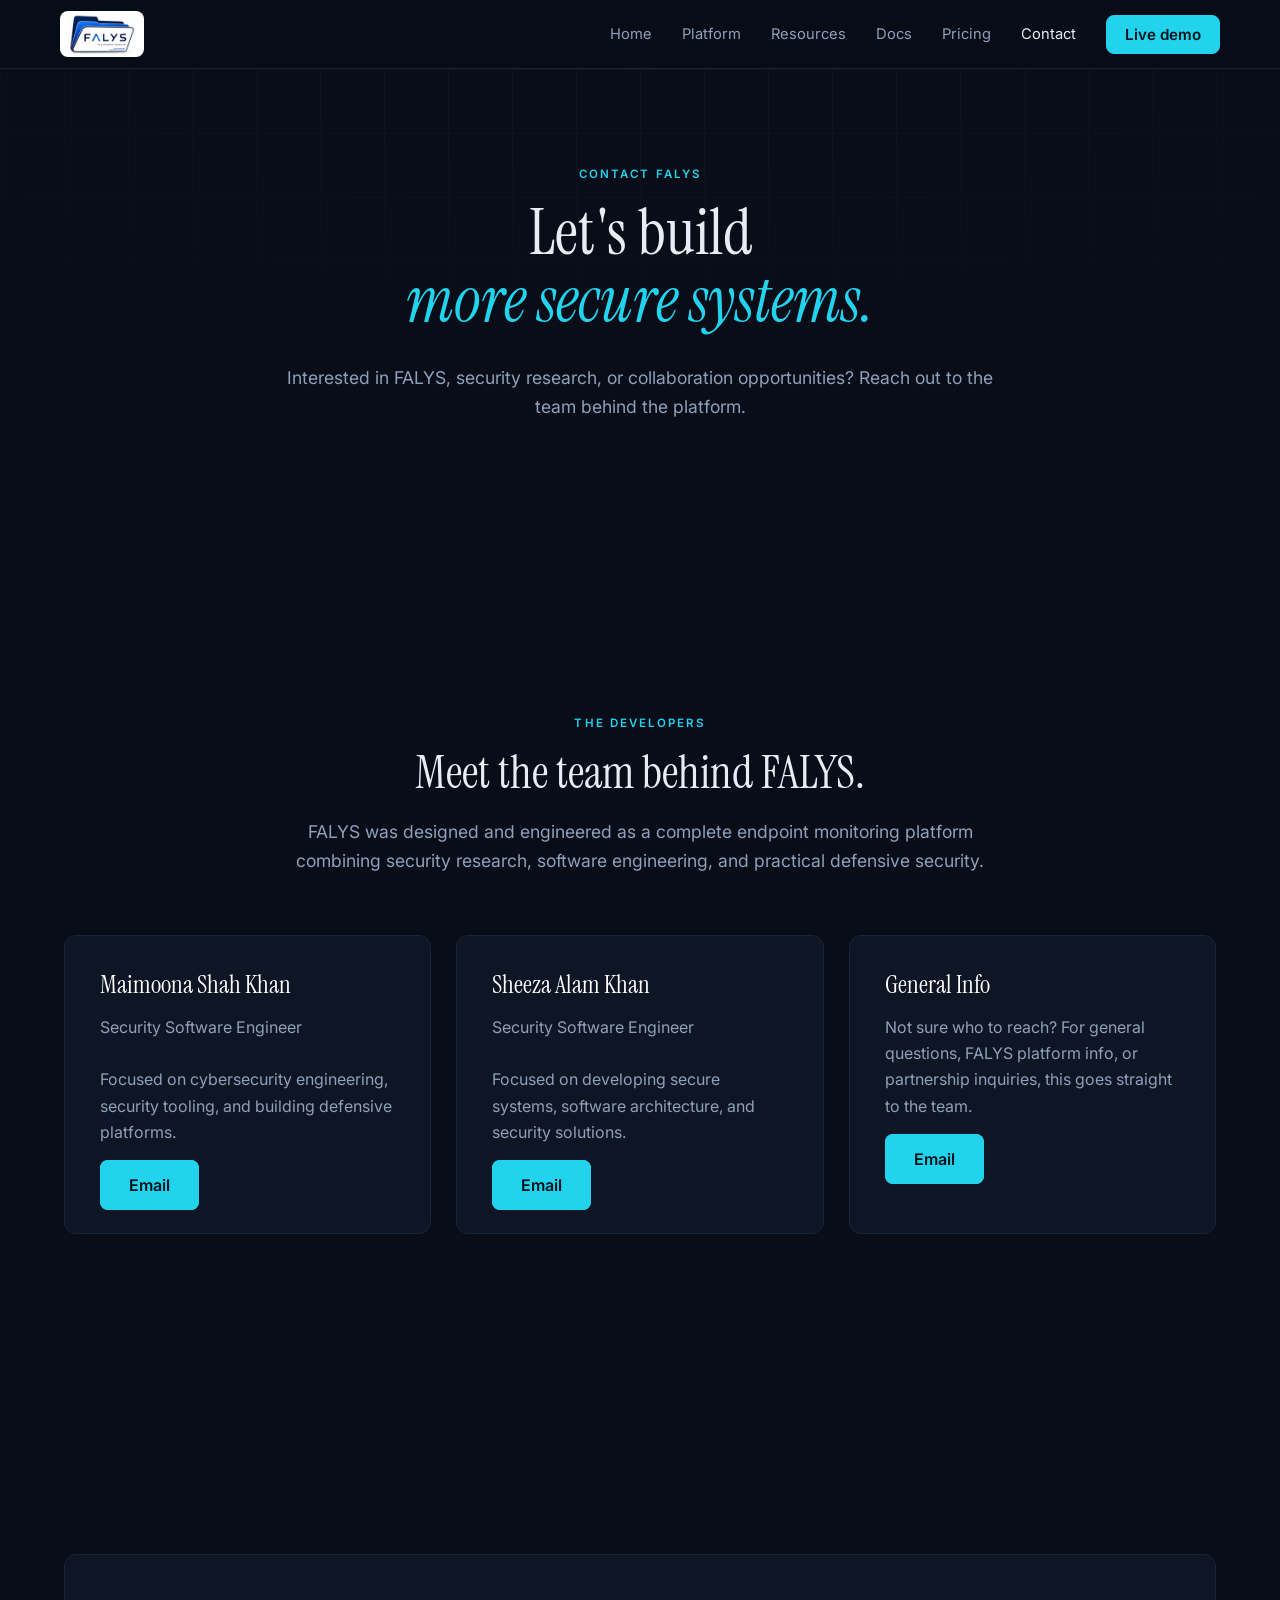
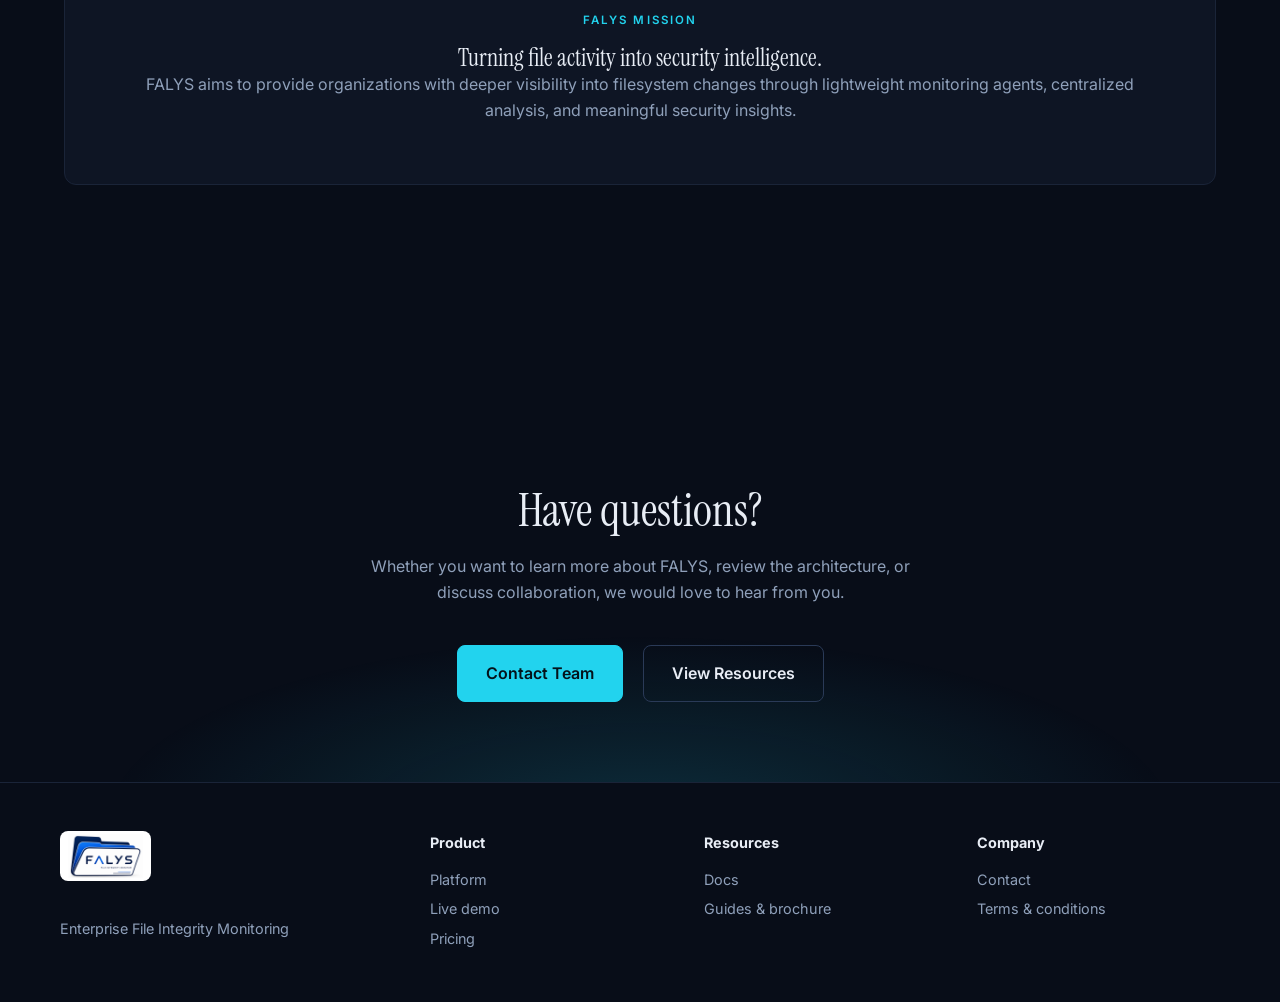
<file: contact.html>
<!DOCTYPE html>
<html lang="en">

<head>

<meta charset="UTF-8">
<meta name="viewport" content="width=device-width, initial-scale=1.0">


<title>Contact | FALYS</title>


<meta name="description"
content="Contact the developers behind FALYS - Enterprise File Integrity Monitoring Platform.">



<link rel="preconnect" href="https://fonts.googleapis.com">
<link rel="preconnect" href="https://fonts.gstatic.com" crossorigin>


<link href="https://fonts.googleapis.com/css2?family=Inter:wght@400;500;600;700;800&family=Space+Grotesk:wght@500;600;700&display=swap"
rel="stylesheet">



<link rel="stylesheet" href="css/style.css">
<link rel="stylesheet" href="css/animations.css">
<link rel="stylesheet" href="css/responsive.css">


<meta name="theme-color" content="#080d18">
<link rel="icon" type="image/png" href="assets/images/logo-nav.png">
<link href="https://fonts.googleapis.com/css2?family=Instrument+Serif:ital@0;1&family=Inter:wght@400;500;600;700&display=swap" rel="stylesheet">
<link rel="stylesheet" href="css/theme.css">
<script src="js/theme.js" defer></script>
</head>



<body>


<header class="th-h"><span class="navbar" hidden></span><div class="w nv"><a class="lg" href="index.html"><img src="assets/images/logo-nav.png" onerror="this.onerror=null;this.src='assets/images/logo.png'" alt="FALYS File Integrity Monitor" width="78" height="46"></a><button class="bgr" aria-label="Menu" aria-expanded="false"><i></i></button><nav class="nl"><a href="index.html">Home</a><a href="platform.html">Platform</a><a href="resources.html">Resources</a><a href="docs/">Docs</a><a href="pricing.html">Pricing</a><a href="contact.html" class="on">Contact</a><a class="btn" href="live-demo.html">Live demo</a></nav></div></header>


<section class="hero">


<div class="hero-content">


<p class="tag">
CONTACT FALYS
</p>


<h1>

Let's build
<br>

<span>
more secure systems.
</span>

</h1>


<p class="hero-description">

Interested in FALYS, security research,
or collaboration opportunities?
Reach out to the team behind the platform.

</p>


</div>


</section>


<section class="section">


<div class="section-title">


<p class="tag">
THE DEVELOPERS
</p>


<h2>
Meet the team behind FALYS.
</h2>


<p>

FALYS was designed and engineered as a complete
endpoint monitoring platform combining security research,
software engineering, and practical defensive security.

</p>



</div>



<div class="feature-grid">


<div class="feature-card">


<h3>
Maimoona Shah Khan
</h3>


<p>

Security Software Engineer

<br><br>

Focused on cybersecurity engineering,
security tooling, and building defensive platforms.

</p>


<br>


<a href="https://mail.google.com/mail/?view=cm&fs=1&to=khanmaimoonashah@gmail.com" class="btn primary" target="_blank">

Email

</a>


</div>


<div class="feature-card">


<h3>
Sheeza Alam Khan
</h3>



<p>

Security Software Engineer

<br><br>

Focused on developing secure systems,
software architecture, and security solutions.

</p>



<br>



<a href="https://mail.google.com/mail/?view=cm&fs=1&to=shizaalam50@gmail.com" class="btn primary" target="_blank">

Email

</a>



</div>

<div class="feature-card">


<h3>
General Info
</h3>


<p>

Not sure who to reach? For general questions,
FALYS platform info, or partnership inquiries,
this goes straight to the team.

</p>



<br>



<a href="https://mail.google.com/mail/?view=cm&fs=1&to=info@falys.io" class="btn primary" target="_blank">

Email

</a>



</div>




</div>


</section>




<section class="section">


<div class="detection-box">


<p class="tag">
FALYS MISSION
</p>



<h2>

Turning file activity into security intelligence.

</h2>



<p>

FALYS aims to provide organizations with deeper
visibility into filesystem changes through lightweight
monitoring agents, centralized analysis, and meaningful
security insights.

</p>



</div>



</section>



<section class="cta">


<h2>
Have questions?
</h2>


<p>

Whether you want to learn more about FALYS,
review the architecture, or discuss collaboration,
we would love to hear from you.

</p>



<div class="hero-buttons">


<a href="https://mail.google.com/mail/?view=cm&fs=1&to=info@falys.io" class="btn primary" target="_blank">

Contact Team

</a>


<a href="resources.html"
class="btn secondary">

View Resources

</a>



</div>



</section>



<footer class="th-f"><div class="w ft"><div><img class="fl" src="assets/images/logo-nav.png" onerror="this.onerror=null;this.src='assets/images/logo.png'" alt="FALYS" width="86" height="50" loading="lazy"><br>Enterprise File Integrity Monitoring</div><div><b>Product</b><a href="platform.html">Platform</a><a href="live-demo.html">Live demo</a><a href="pricing.html">Pricing</a></div><div><b>Resources</b><a href="docs/">Docs</a><a href="resources.html">Guides &amp; brochure</a></div><div><b>Company</b><a href="contact.html">Contact</a><a href="/assets/documents/FALYS_Buyer_Terms_and_Conditions.pdf" target="_blank" rel="noopener noreferrer">Terms &amp; conditions</a></div></div></footer>
<div class="th-stk"><a class="btn p" href="live-demo.html">Live demo</a><a class="btn" href="pricing.html">Pricing</a></div>


<script src="js/main.js"></script>



</body>


</html>
</file>
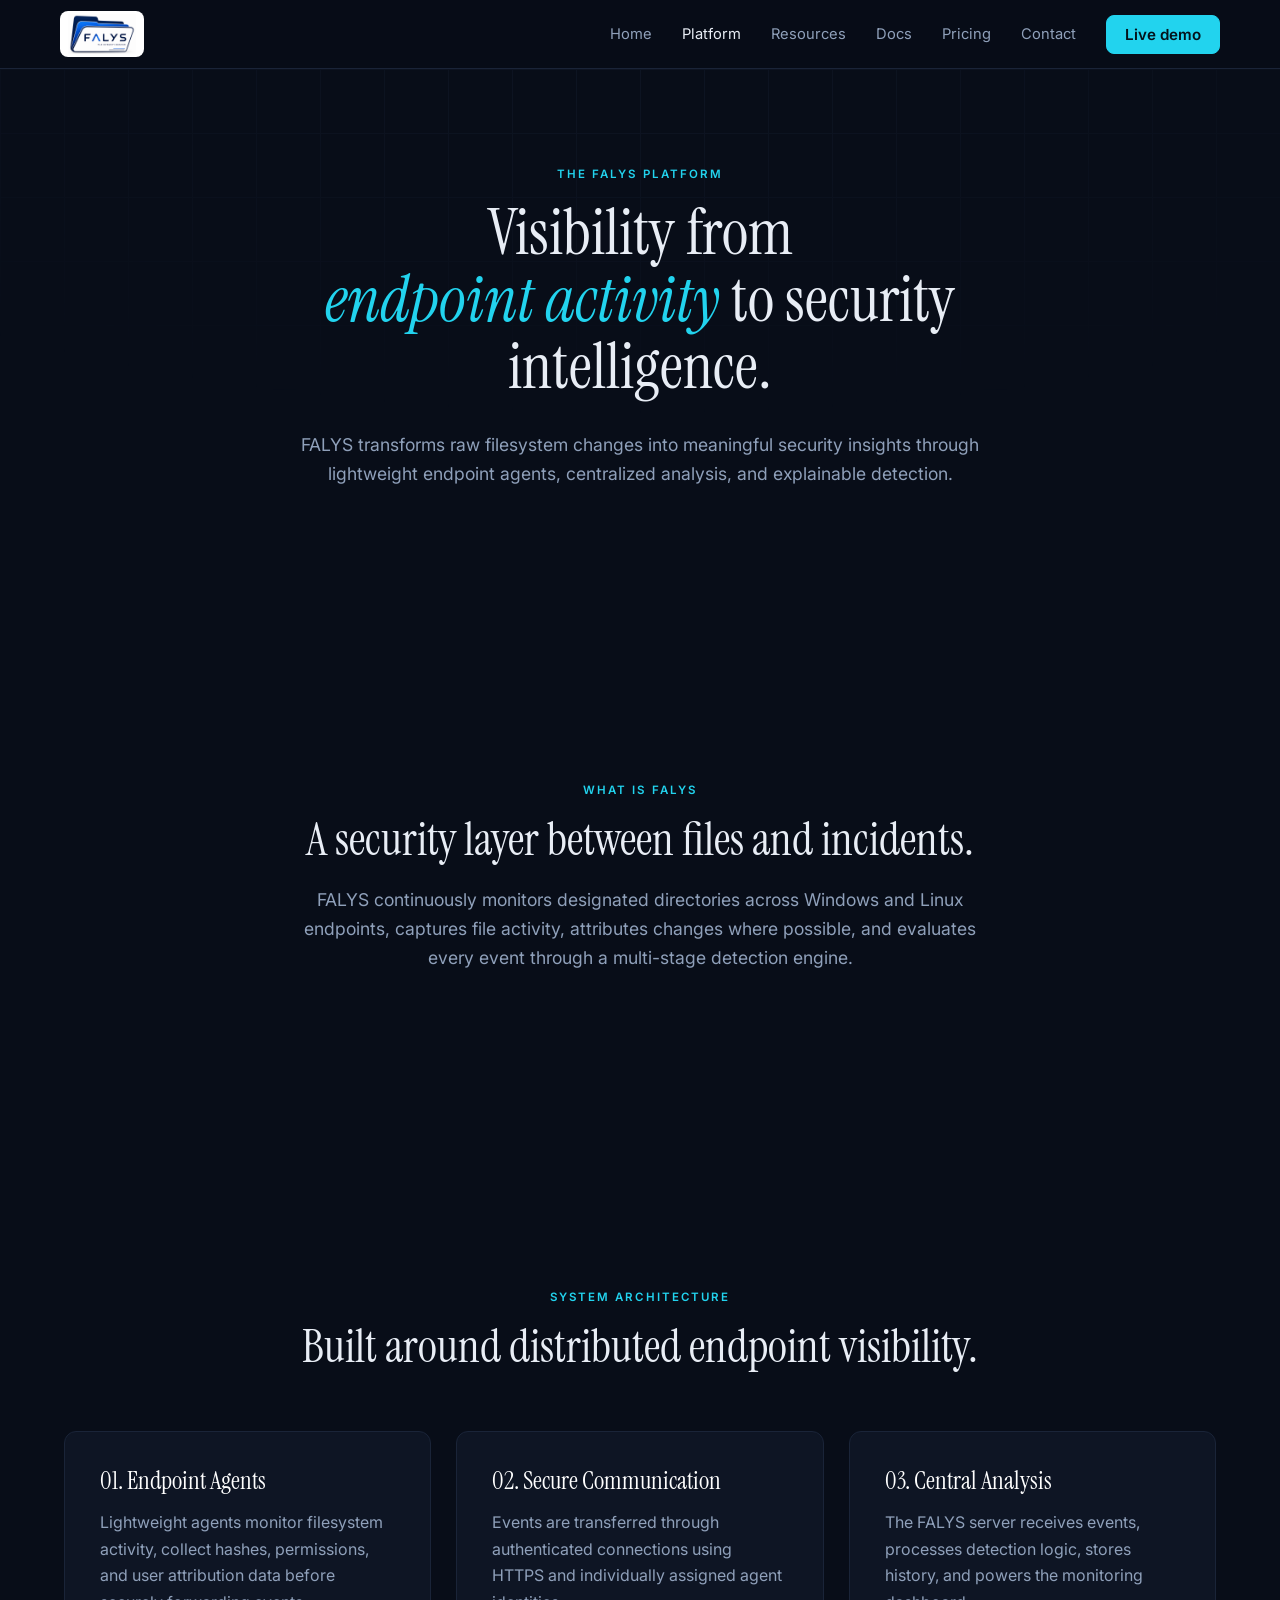
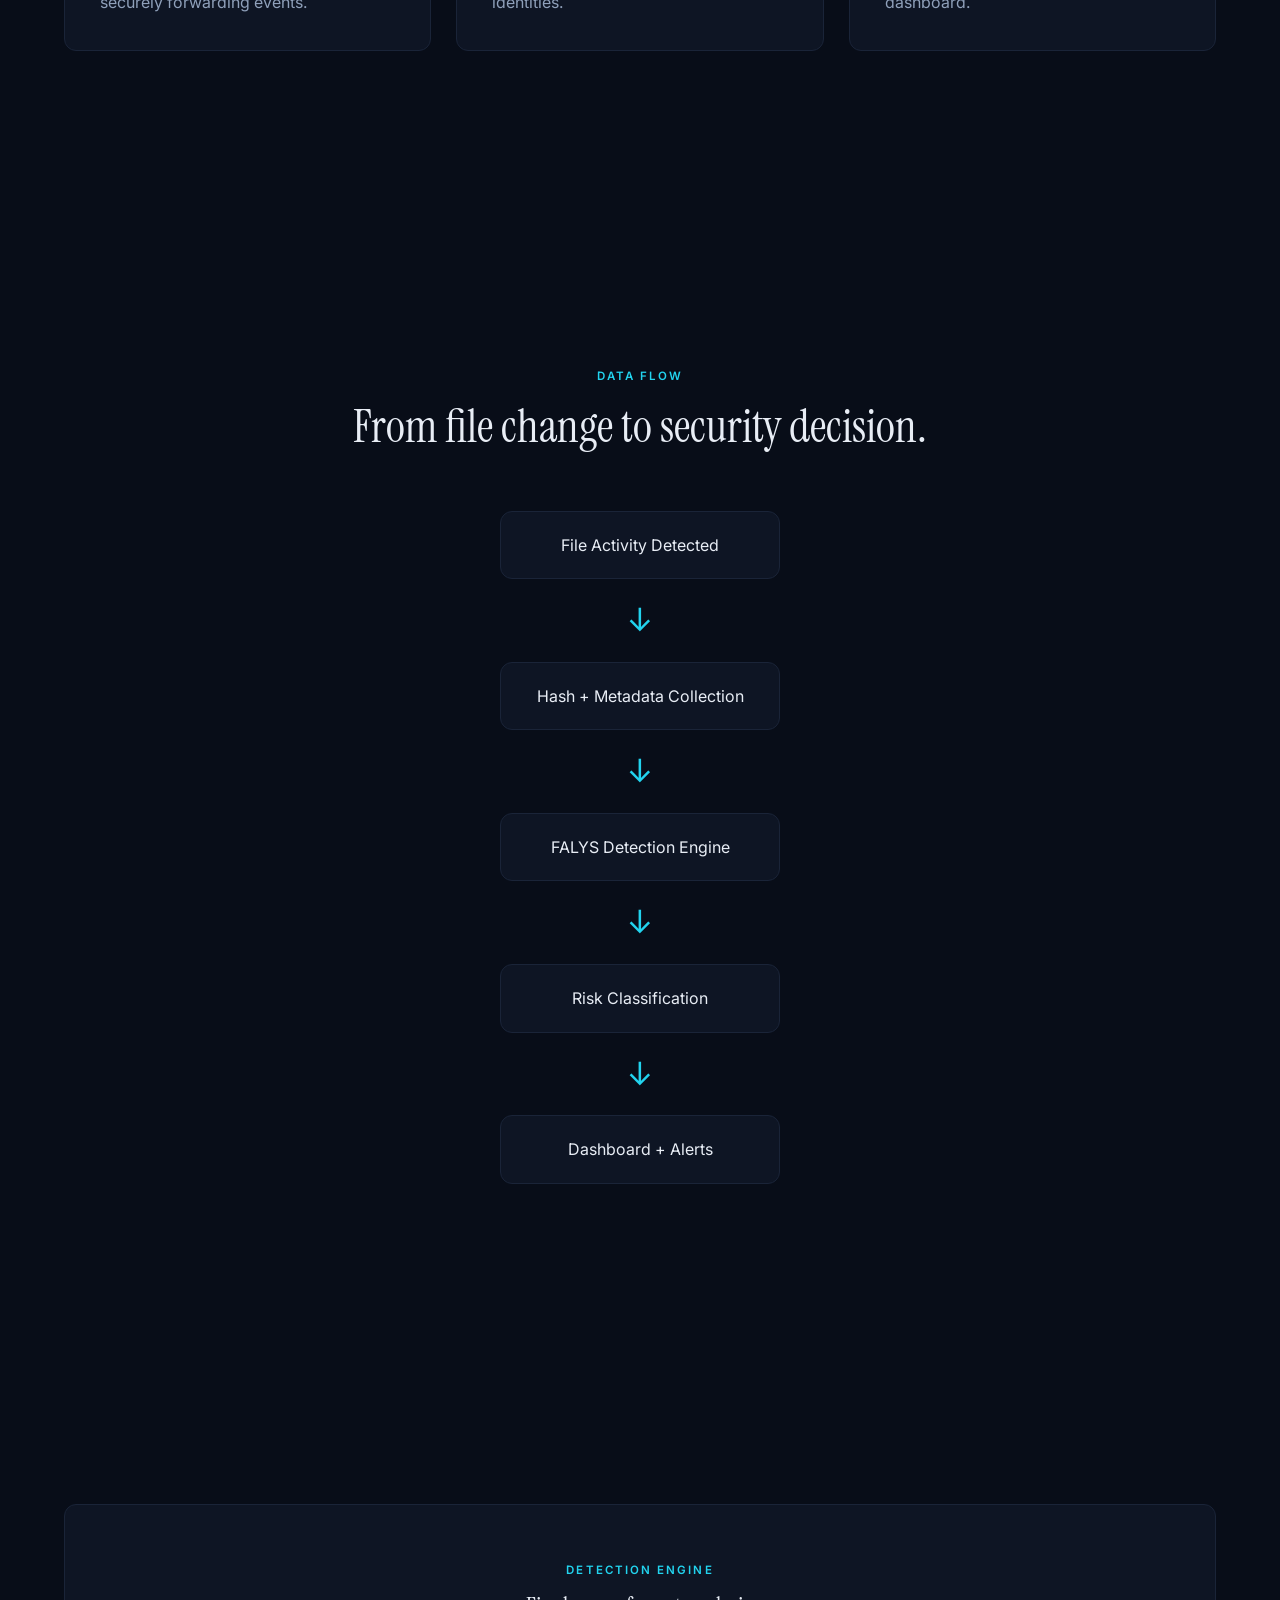
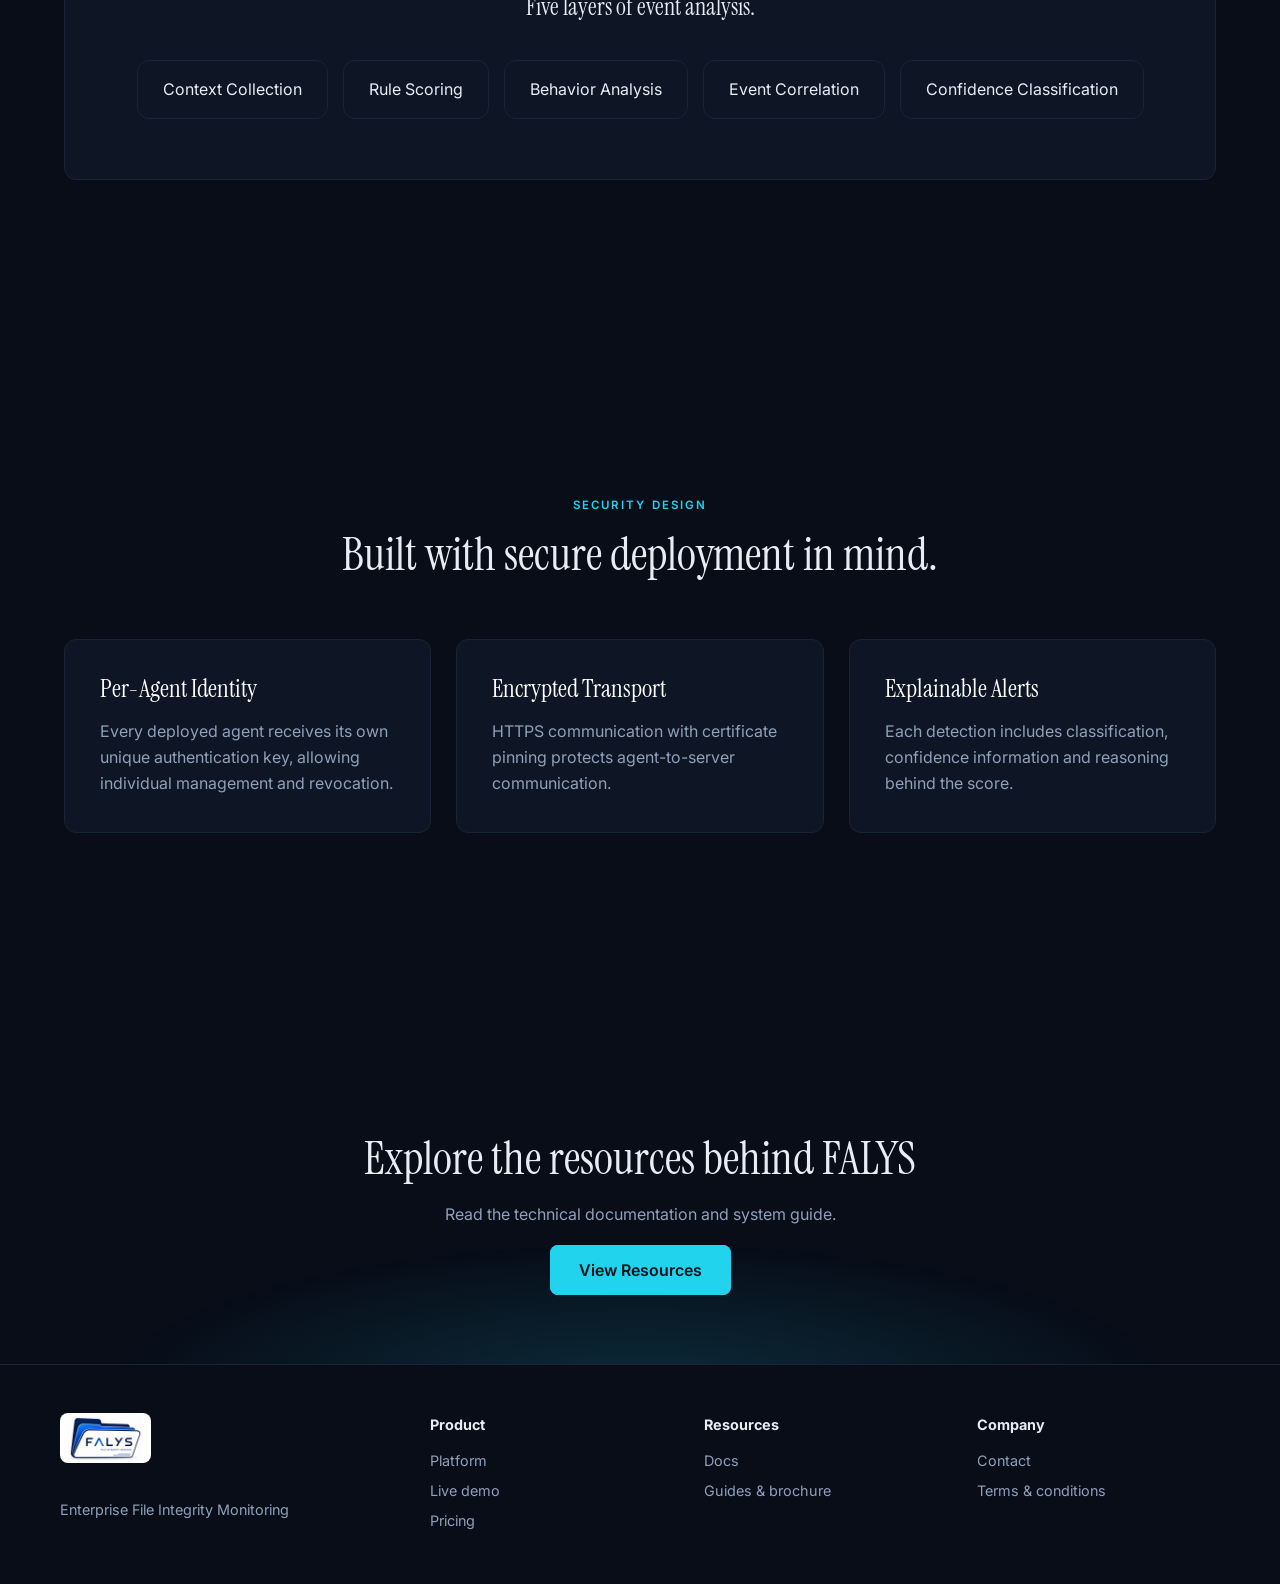
<file: platform.html>
<!DOCTYPE html>
<html lang="en">

<head>

<meta charset="UTF-8">
<meta name="viewport" content="width=device-width, initial-scale=1.0">

<title>Platform | FALYS</title>

<meta name="description"
content="Explore the FALYS endpoint monitoring architecture, detection engine and security platform.">


<link rel="preconnect" href="https://fonts.googleapis.com">
<link rel="preconnect" href="https://fonts.gstatic.com" crossorigin>

<link href="https://fonts.googleapis.com/css2?family=Inter:wght@400;500;600;700;800&family=Space+Grotesk:wght@500;600;700&display=swap"
rel="stylesheet">


<link rel="stylesheet" href="css/style.css">
<link rel="stylesheet" href="css/animations.css">
<link rel="stylesheet" href="css/responsive.css">




<meta name="theme-color" content="#080d18">
<link rel="icon" type="image/png" href="assets/images/logo-nav.png">
<link href="https://fonts.googleapis.com/css2?family=Instrument+Serif:ital@0;1&family=Inter:wght@400;500;600;700&display=swap" rel="stylesheet">
<link rel="stylesheet" href="css/theme.css">
<script src="js/theme.js" defer></script>
</head>



<body>



<header class="th-h"><span class="navbar" hidden></span><div class="w nv"><a class="lg" href="index.html"><img src="assets/images/logo-nav.png" onerror="this.onerror=null;this.src='assets/images/logo.png'" alt="FALYS File Integrity Monitor" width="78" height="46"></a><button class="bgr" aria-label="Menu" aria-expanded="false"><i></i></button><nav class="nl"><a href="index.html">Home</a><a href="platform.html" class="on">Platform</a><a href="resources.html">Resources</a><a href="docs/">Docs</a><a href="pricing.html">Pricing</a><a href="contact.html">Contact</a><a class="btn" href="live-demo.html">Live demo</a></nav></div></header>







<!-- HERO -->


<section class="hero">


<div class="hero-content">


<p class="tag">
THE FALYS PLATFORM
</p>



<h1>

Visibility from
<br>

<span>
endpoint activity
</span>

to security intelligence.

</h1>



<p class="hero-description">

FALYS transforms raw filesystem changes into meaningful
security insights through lightweight endpoint agents,
centralized analysis, and explainable detection.

</p>


</div>


</section>








<!-- WHAT IS FALYS -->


<section class="section">


<div class="section-title">


<p class="tag">
WHAT IS FALYS
</p>


<h2>
A security layer between files and incidents.
</h2>


<p>

FALYS continuously monitors designated directories
across Windows and Linux endpoints, captures file activity,
attributes changes where possible, and evaluates every event
through a multi-stage detection engine.

</p>


</div>



</section>








<!-- ARCHITECTURE -->


<section class="section">


<div class="section-title">


<p class="tag">
SYSTEM ARCHITECTURE
</p>


<h2>
Built around distributed endpoint visibility.
</h2>


</div>





<div class="feature-grid">


<div class="feature-card">

<h3>
01. Endpoint Agents
</h3>

<p>

Lightweight agents monitor filesystem activity,
collect hashes, permissions, and user attribution data
before securely forwarding events.

</p>

</div>




<div class="feature-card">

<h3>
02. Secure Communication
</h3>

<p>

Events are transferred through authenticated
connections using HTTPS and individually assigned
agent identities.

</p>

</div>




<div class="feature-card">

<h3>
03. Central Analysis
</h3>

<p>

The FALYS server receives events, processes detection
logic, stores history, and powers the monitoring dashboard.

</p>

</div>


</div>


</section>









<!-- FLOW -->


<section class="section">


<div class="section-title">

<p class="tag">
DATA FLOW
</p>

<h2>
From file change to security decision.
</h2>

</div>




<div class="flow">


<div class="flow-box">
File Activity Detected
</div>


<div class="arrow">
↓
</div>


<div class="flow-box">
Hash + Metadata Collection
</div>


<div class="arrow">
↓
</div>


<div class="flow-box highlight">
FALYS Detection Engine
</div>


<div class="arrow">
↓
</div>


<div class="flow-box">
Risk Classification
</div>


<div class="arrow">
↓
</div>


<div class="flow-box">
Dashboard + Alerts
</div>


</div>



</section>








<!-- DETECTION ENGINE -->


<section class="section">


<div class="detection-box">


<p class="tag">
DETECTION ENGINE
</p>


<h2>
Five layers of event analysis.
</h2>



<div class="pipeline">


<div>
Context Collection
</div>


<div>
Rule Scoring
</div>


<div>
Behavior Analysis
</div>


<div>
Event Correlation
</div>


<div>
Confidence Classification
</div>


</div>



</div>



</section>







<!-- SECURITY -->


<section class="section">


<div class="section-title">


<p class="tag">
SECURITY DESIGN
</p>


<h2>
Built with secure deployment in mind.
</h2>


</div>



<div class="feature-grid">



<div class="feature-card">

<h3>
Per-Agent Identity
</h3>

<p>

Every deployed agent receives its own unique
authentication key, allowing individual management
and revocation.

</p>

</div>




<div class="feature-card">

<h3>
Encrypted Transport
</h3>

<p>

HTTPS communication with certificate pinning protects
agent-to-server communication.

</p>

</div>




<div class="feature-card">

<h3>
Explainable Alerts
</h3>

<p>

Each detection includes classification,
confidence information and reasoning behind the score.

</p>

</div>



</div>


</section>









<!-- CTA -->


<section class="cta">


<h2>
Explore the resources behind FALYS
</h2>


<p>
Read the technical documentation and system guide.
</p>


<a href="resources.html" class="btn primary">
View Resources
</a>


</section>







<footer class="th-f"><div class="w ft"><div><img class="fl" src="assets/images/logo-nav.png" onerror="this.onerror=null;this.src='assets/images/logo.png'" alt="FALYS" width="86" height="50" loading="lazy"><br>Enterprise File Integrity Monitoring</div><div><b>Product</b><a href="platform.html">Platform</a><a href="live-demo.html">Live demo</a><a href="pricing.html">Pricing</a></div><div><b>Resources</b><a href="docs/">Docs</a><a href="resources.html">Guides &amp; brochure</a></div><div><b>Company</b><a href="contact.html">Contact</a><a href="/assets/documents/FALYS_Buyer_Terms_and_Conditions.pdf" target="_blank" rel="noopener noreferrer">Terms &amp; conditions</a></div></div></footer>
<div class="th-stk"><a class="btn p" href="live-demo.html">Live demo</a><a class="btn" href="pricing.html">Pricing</a></div>





<script src="js/main.js"></script>


</body>

</html>
</file>
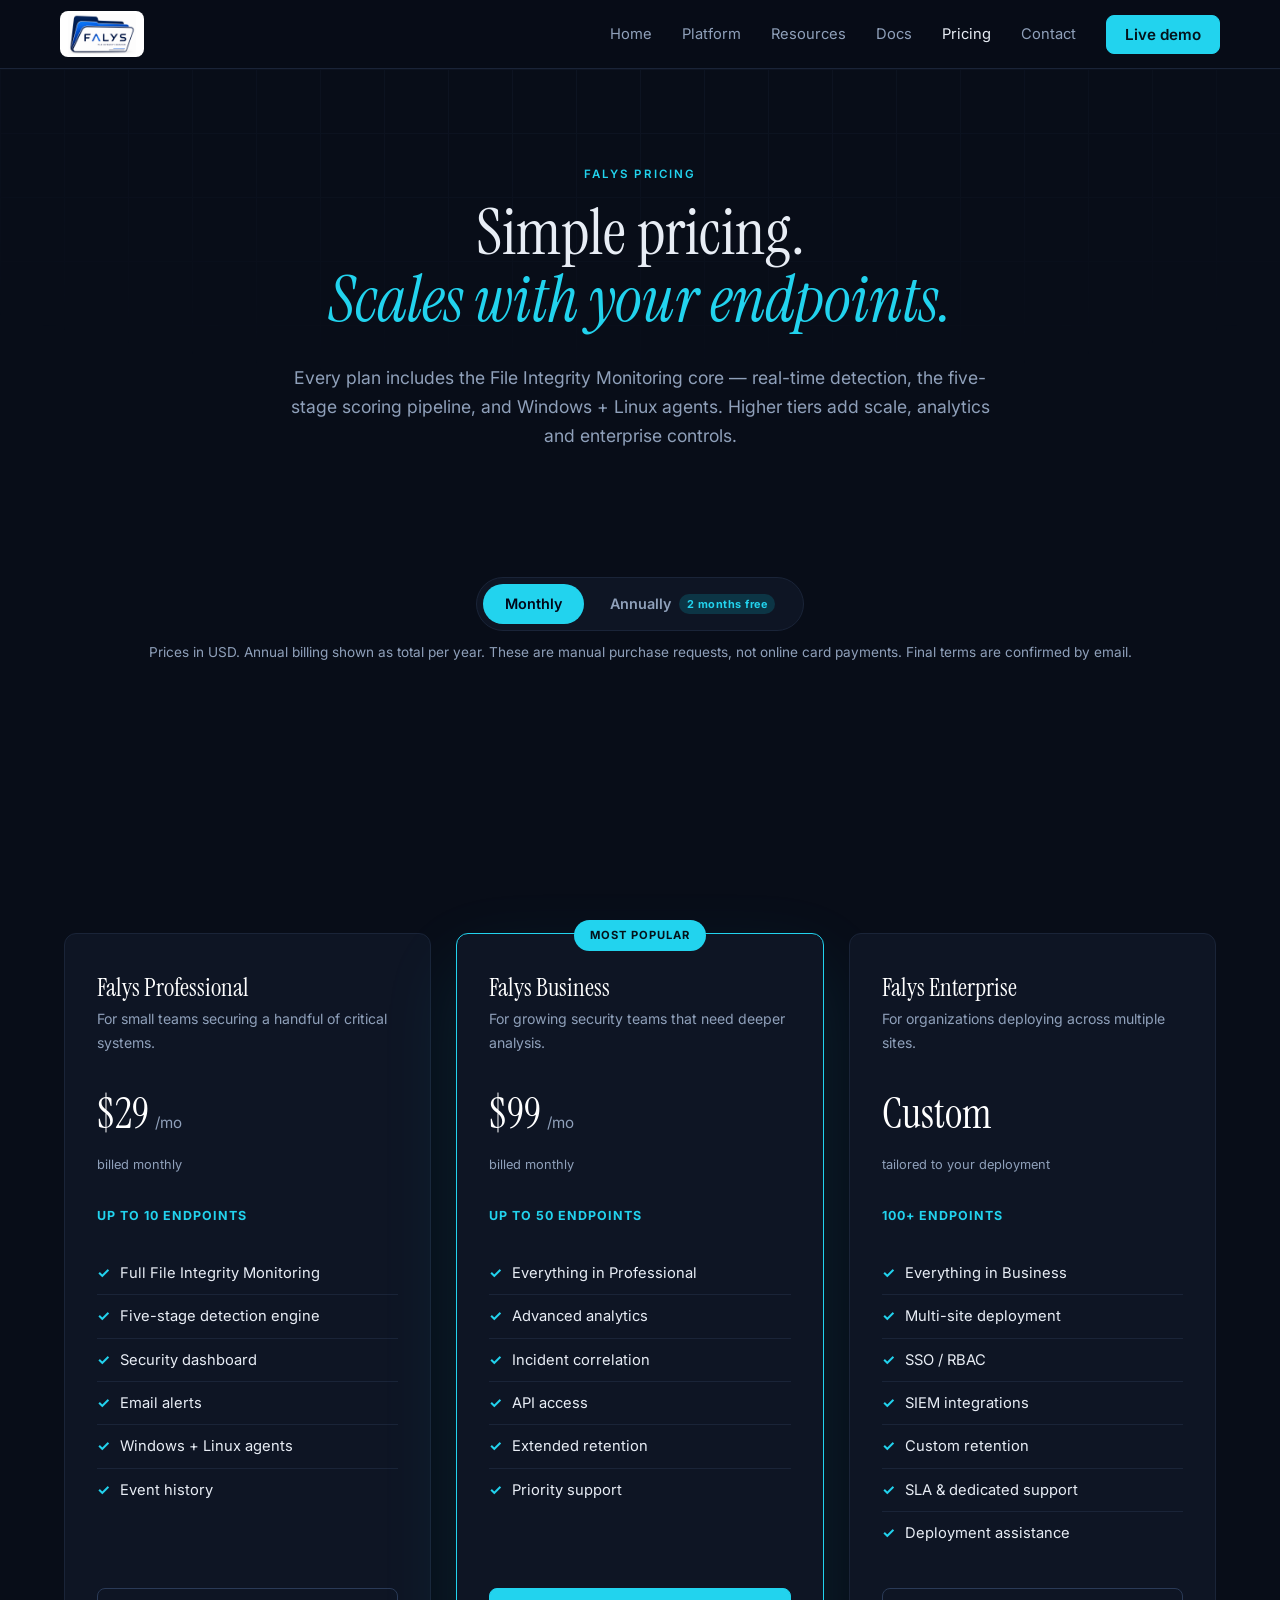
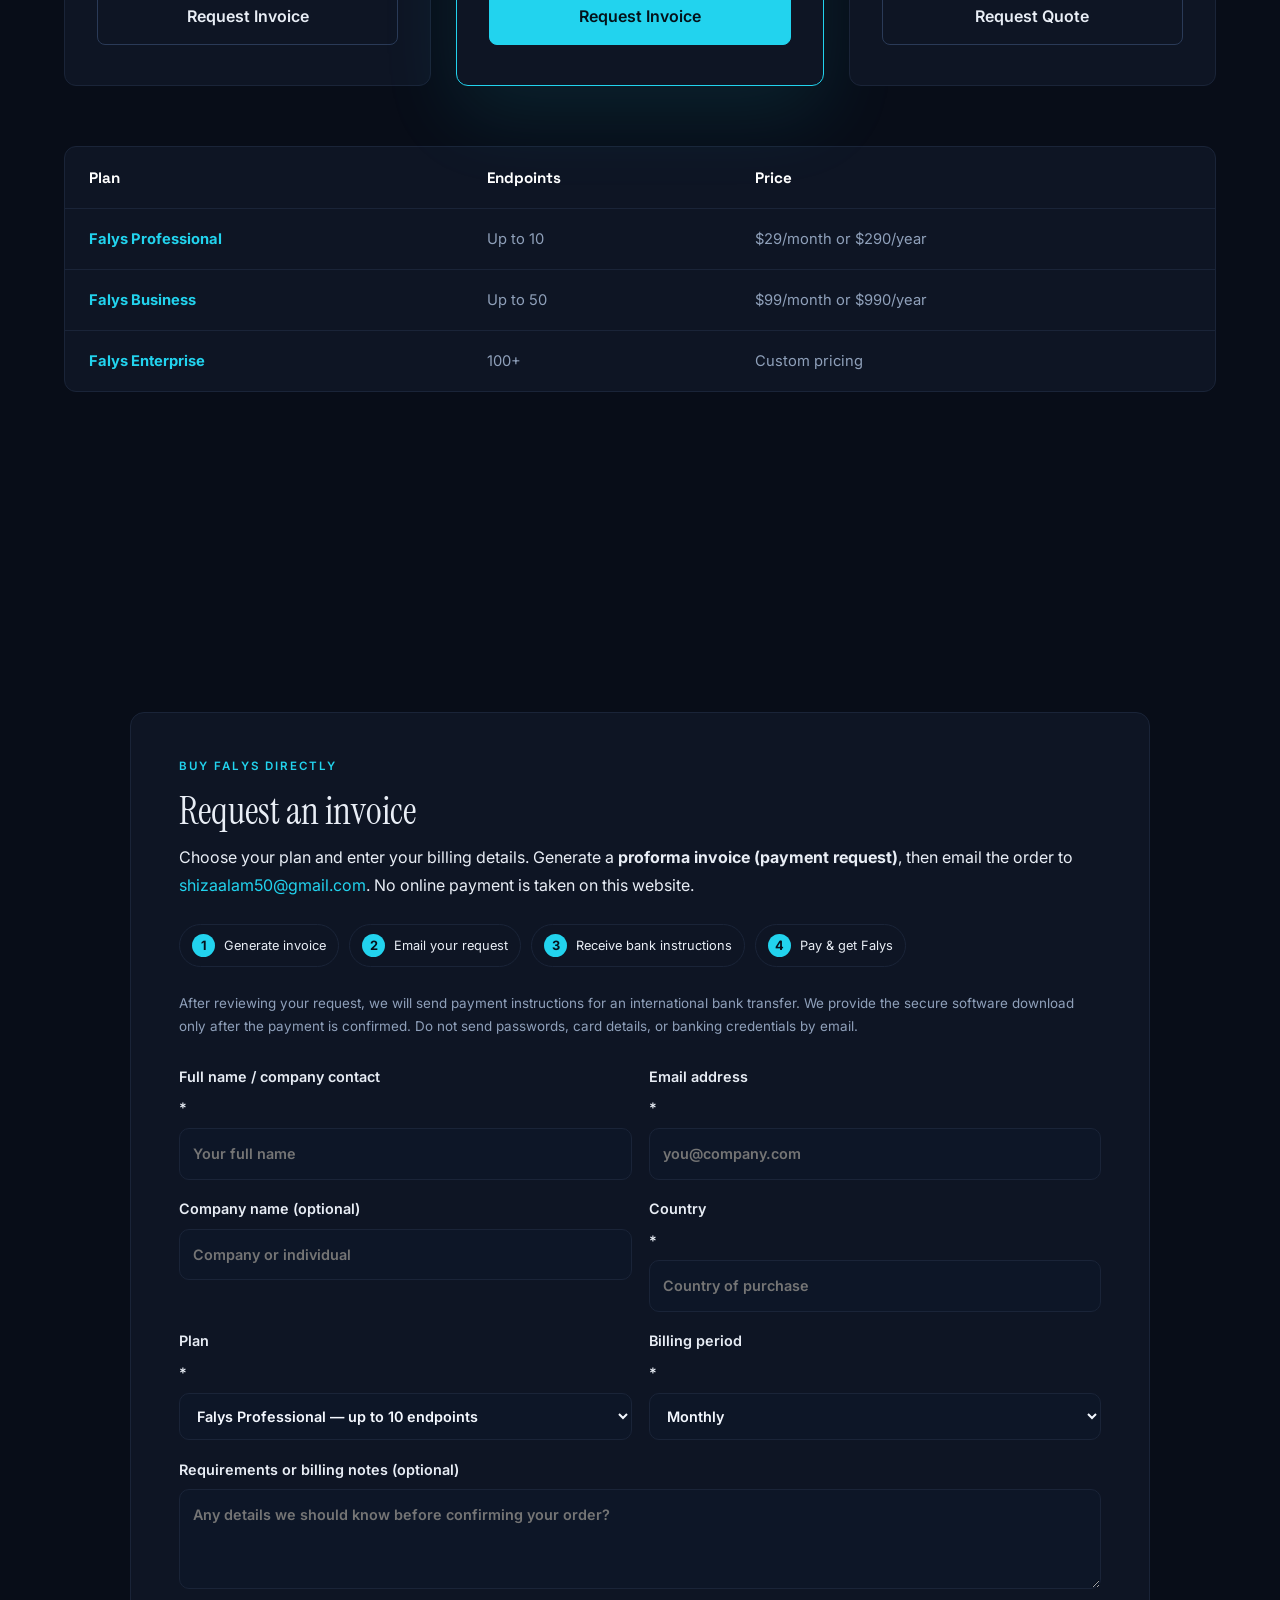
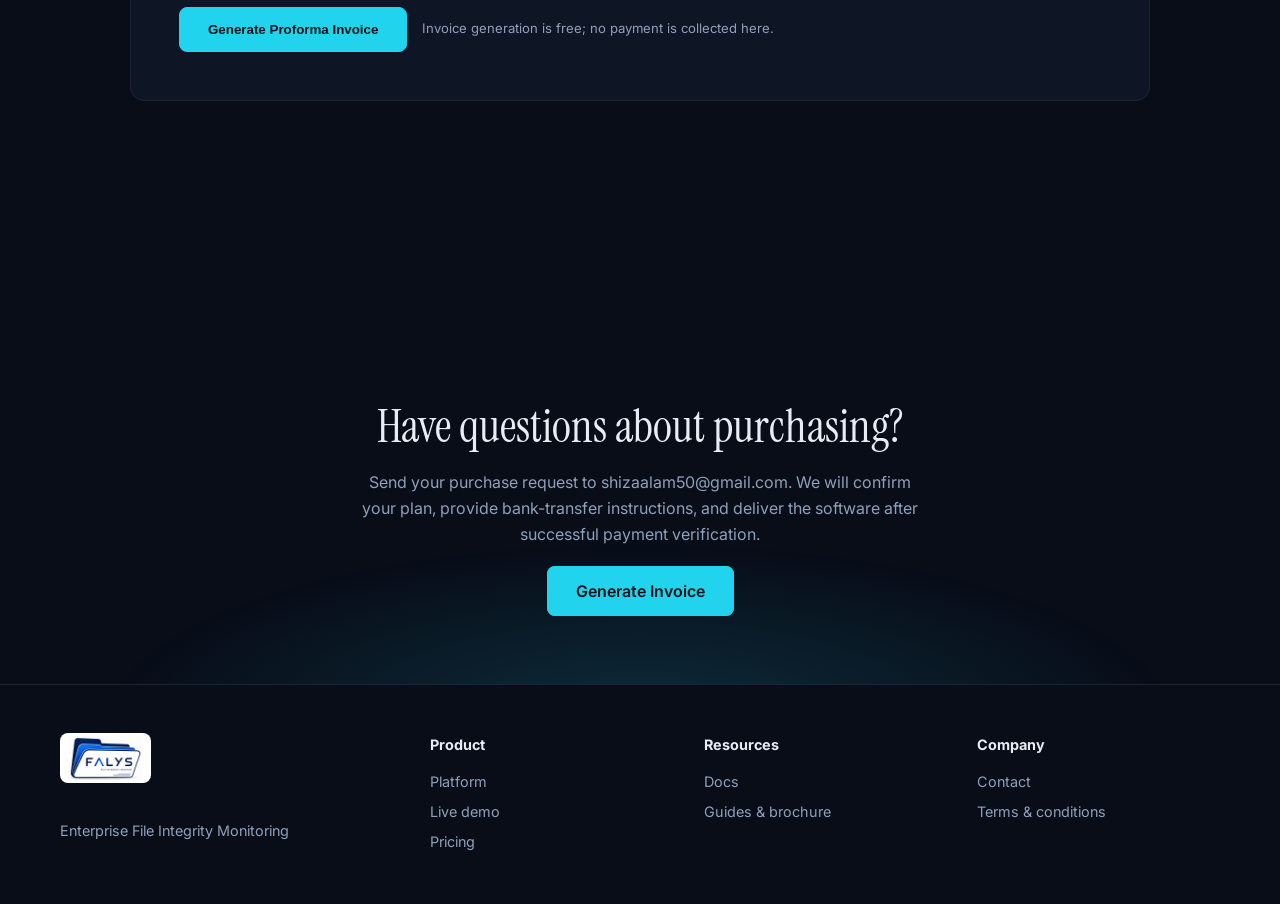
<file: pricing.html>
<!DOCTYPE html>
<html lang="en">

<head>

<meta charset="UTF-8">
<meta name="viewport" content="width=device-width, initial-scale=1.0">

<title>Pricing &amp; Purchase Requests | Falys</title>

<meta name="description"
content="Falys pricing, manual purchase requests and proforma invoice generator for File Integrity Monitoring software.">


<link rel="preconnect" href="https://fonts.googleapis.com">
<link rel="preconnect" href="https://fonts.gstatic.com" crossorigin>

<link href="https://fonts.googleapis.com/css2?family=Inter:wght@400;500;600;700;800&family=Space+Grotesk:wght@500;600;700&display=swap"
rel="stylesheet">


<link rel="stylesheet" href="css/style.css">
<link rel="stylesheet" href="css/animations.css">
<link rel="stylesheet" href="css/responsive.css">

<!-- Pricing page-only styles are embedded below; shared site CSS remains unchanged. -->
<style>
/* =====================================================
   Falys WEBSITE - PRICING PAGE MODULE
   Self-contained. Only new classnames (all prefixed
   `pricing-` or `plan-`) so this can never collide with
   or override anything in style.css / animations.css /
   responsive.css. Reuses existing design tokens
   (--cyan, --blue, --purple, --card, --border, --radius)
   defined in style.css's :root.
   ===================================================== */


/* =====================
   BILLING TOGGLE
===================== */

.pricing-toggle-wrap {

    display:flex;
    justify-content:center;
    align-items:center;
    gap:14px;

    margin:50px auto 10px;

}


.pricing-toggle {

    display:inline-flex;
    background:var(--card);
    border:1px solid var(--border);
    border-radius:999px;
    padding:6px;
    gap:4px;

}


.pricing-toggle-btn {

    border:none;
    background:transparent;
    color:var(--muted);
    font-family:"Inter", sans-serif;
    font-weight:600;
    font-size:.9rem;
    padding:10px 22px;
    border-radius:999px;
    cursor:pointer;
    transition:.3s;
    display:flex;
    align-items:center;
    gap:8px;

}


.pricing-toggle-btn.active {

    background:linear-gradient(135deg, var(--cyan), var(--blue));
    color:#020617;

}


.pricing-save-badge {

    background:rgba(0,234,255,.15);
    color:var(--cyan);
    font-size:.68rem;
    font-weight:700;
    letter-spacing:.5px;
    padding:3px 8px;
    border-radius:999px;

}


.pricing-toggle-btn.active .pricing-save-badge {

    background:rgba(2,6,23,.25);
    color:#020617;

}


.pricing-note {

    text-align:center;
    color:var(--muted);
    font-size:.85rem;
    margin-bottom:20px;

}


/* =====================
   PLAN GRID
===================== */

.plan-grid {

    margin-top:50px;
    display:grid;
    grid-template-columns:repeat(3, 1fr);
    gap:25px;
    align-items:stretch;

}


.plan-card {

    position:relative;
    display:flex;
    flex-direction:column;
    padding:40px 32px;
    background:var(--card);
    border:1px solid var(--border);
    border-radius:var(--radius);
    transition:.3s;

}


.plan-card:hover {

    transform:translateY(-8px);
    border-color:rgba(0,234,255,.4);

}


.plan-card.featured {

    border-color:var(--cyan);
    box-shadow:0 20px 60px rgba(0,234,255,.12);

}


.plan-badge {

    position:absolute;
    top:-14px;
    left:50%;
    transform:translateX(-50%);
    background:linear-gradient(135deg, var(--cyan), var(--purple));
    color:#020617;
    font-size:.7rem;
    font-weight:700;
    letter-spacing:1px;
    padding:6px 16px;
    border-radius:999px;
    white-space:nowrap;

}


.plan-name {

    font-family:"Space Grotesk", sans-serif;
    font-size:1.3rem;
    color:white;
    margin-bottom:6px;

}


.plan-tagline {

    color:var(--muted);
    font-size:.88rem;
    margin-bottom:26px;

}


.plan-price {

    display:flex;
    align-items:baseline;
    gap:6px;
    margin-bottom:6px;

}


.plan-price-amount {

    font-family:"Space Grotesk", sans-serif;
    font-size:2.6rem;
    font-weight:700;
    color:white;

}


.plan-price-period {

    color:var(--muted);
    font-size:.95rem;

}


.plan-price-sub {

    color:var(--muted);
    font-size:.8rem;
    margin-bottom:30px;
    min-height:1.2em;

}


.plan-endpoints {

    display:inline-block;
    color:var(--cyan);
    font-size:.78rem;
    font-weight:700;
    letter-spacing:1px;
    margin-bottom:26px;

}


.plan-features {

    list-style:none;
    margin-bottom:34px;
    flex-grow:1;

}


.plan-features li {

    display:flex;
    align-items:flex-start;
    gap:10px;
    color:var(--text);
    font-size:.92rem;
    padding:9px 0;
    border-bottom:1px solid var(--border);

}


.plan-features li:last-child {

    border-bottom:none;

}


.plan-features li::before {

    content:"✓";
    color:var(--cyan);
    font-weight:700;
    flex-shrink:0;

}


.plan-cta {

    text-align:center;
    width:100%;

}


/* =====================
   COMPARISON TABLE
===================== */

.pricing-compare-wrap {

    overflow-x:auto;
    margin-top:60px;
    border:1px solid var(--border);
    border-radius:var(--radius);
    background:var(--card);

}


.pricing-compare-table {

    width:100%;
    border-collapse:collapse;
    min-width:640px;

}


.pricing-compare-table th,
.pricing-compare-table td {

    text-align:left;
    padding:18px 24px;
    border-bottom:1px solid var(--border);
    font-size:.92rem;

}


.pricing-compare-table th {

    font-family:"Space Grotesk", sans-serif;
    color:white;
    font-size:.95rem;

}


.pricing-compare-table td {

    color:var(--muted);

}


.pricing-compare-table td strong,
.pricing-compare-table th strong {

    color:var(--cyan);

}


.pricing-compare-table tr:last-child th,
.pricing-compare-table tr:last-child td {

    border-bottom:none;

}


/* =====================
   RESPONSIVE (module-local only)
===================== */

@media (max-width:900px) {

    .plan-grid {

        grid-template-columns:1fr;

    }

    .plan-card.featured {

        order:-1;

    }

}


/* Manual purchase and proforma invoice generator */
.pricing-order-section{scroll-margin-top:95px}
.pricing-order-wrap{max-width:1020px;margin:0 auto;border:1px solid var(--border);border-radius:var(--radius);background:var(--card);padding:clamp(24px,4vw,48px)}
.pricing-order-intro h2{font-size:clamp(1.7rem,3vw,2.4rem);margin:12px 0}
.pricing-order-intro p{color:var(--text);line-height:1.7}
.pricing-order-intro a,.pricing-invoice-result a:not(.btn){color:var(--cyan)}
.pricing-order-steps{display:flex;gap:10px;flex-wrap:wrap;margin:25px 0}
.pricing-order-steps span{display:inline-flex;align-items:center;gap:9px;border:1px solid var(--border);border-radius:50px;padding:9px 12px;font-size:.8rem;color:var(--text)}
.pricing-order-steps b{background:var(--cyan);color:#06111c;width:23px;height:23px;border-radius:50%;display:grid;place-items:center}
.pricing-order-note{font-size:.84rem!important;color:var(--muted)!important}
.pricing-order-form{margin:27px 0 0;display:grid;gap:18px}
.pricing-form-grid{display:grid;grid-template-columns:repeat(2,minmax(0,1fr));gap:17px}
.pricing-order-form label{display:flex;flex-direction:column;gap:8px;font-size:.9rem;font-weight:600;color:var(--text)}
.pricing-order-form input,.pricing-order-form select,.pricing-order-form textarea{min-width:0;width:100%;border:1px solid var(--border);border-radius:10px;background:#0d1627;color:#f4f8ff;padding:13px;font:inherit}
.pricing-order-form input:focus-visible,.pricing-order-form select:focus-visible,.pricing-order-form textarea:focus-visible{outline:2px solid var(--cyan);outline-offset:2px}
.pricing-order-form select option{color:#101928;background:white}
.pricing-order-form select:disabled{opacity:.5}
.pricing-order-actions{display:flex;align-items:center;gap:15px;flex-wrap:wrap}
.pricing-order-actions span{font-size:.82rem;color:var(--muted)}
.pricing-order-actions button{cursor:pointer}
.pricing-form-error{color:#ffb8b8;font-weight:600}
.pricing-invoice-result{margin-top:30px;padding-top:28px;border-top:1px solid var(--border)}
.pricing-invoice-result h3{color:#fff;margin-bottom:10px}
.pricing-invoice-result>p{color:var(--text);line-height:1.6}
.pricing-invoice-preview{background:white;color:#162233;border-radius:12px;padding:clamp(15px,3vw,30px);margin:20px 0;overflow-wrap:anywhere}
.invoice-sheet-header{display:flex;justify-content:space-between;gap:20px;border-bottom:2px solid #1b819c;padding-bottom:12px}
.invoice-sheet-header strong{font-size:1.12rem}
.invoice-sheet-header p{font-size:.78rem;margin-top:7px;color:#4c6274}
.invoice-sheet table{border-collapse:collapse;width:100%;margin:20px 0}
.invoice-sheet th,.invoice-sheet td{text-align:left;vertical-align:top;border-bottom:1px solid #dce4ea;padding:9px;font-size:.85rem;overflow-wrap:anywhere}
.invoice-sheet th{width:34%;color:#26394b;background:#f5f8fa}
.invoice-sheet p{color:#36495d;line-height:1.55;font-size:.83rem}
.pricing-result-actions{margin:20px 0}
@media(max-width:650px){.pricing-form-grid{grid-template-columns:1fr}.invoice-sheet-header{flex-direction:column}.pricing-order-steps{flex-direction:column;align-items:start}.pricing-order-actions .btn{width:100%;text-align:center}}

</style>



<meta name="theme-color" content="#080d18">
<link rel="icon" type="image/png" href="assets/images/logo-nav.png">
<link href="https://fonts.googleapis.com/css2?family=Instrument+Serif:ital@0;1&family=Inter:wght@400;500;600;700&display=swap" rel="stylesheet">
<link rel="stylesheet" href="css/theme.css">
<script src="js/theme.js" defer></script>
</head>



<body>



<header class="th-h"><span class="navbar" hidden></span><div class="w nv"><a class="lg" href="index.html"><img src="assets/images/logo-nav.png" onerror="this.onerror=null;this.src='assets/images/logo.png'" alt="Falys File Integrity Monitor" width="78" height="46"></a><button class="bgr" aria-label="Menu" aria-expanded="false"><i></i></button><nav class="nl"><a href="index.html">Home</a><a href="platform.html">Platform</a><a href="resources.html">Resources</a><a href="docs/">Docs</a><a href="pricing.html" class="on">Pricing</a><a href="contact.html">Contact</a><a class="btn" href="live-demo.html">Live demo</a></nav></div></header>




<!-- HERO -->


<section class="hero">


<div class="hero-content">


<p class="tag">
Falys PRICING
</p>


<h1>

Simple pricing.
<br>

<span>
Scales with your endpoints.
</span>

</h1>


<p class="hero-description">

Every plan includes the File Integrity Monitoring core —
real-time detection, the five-stage scoring pipeline, and
Windows + Linux agents. Higher tiers add scale, analytics
and enterprise controls.

</p>


</div>


</section>




<!-- BILLING TOGGLE -->

<div class="pricing-toggle-wrap">

<div class="pricing-toggle">

<button class="pricing-toggle-btn active" data-period="monthly">
Monthly
</button>

<button class="pricing-toggle-btn" data-period="annual">
Annually
<span class="pricing-save-badge">2 months free</span>
</button>

</div>

</div>

<p class="pricing-note">
Prices in USD. Annual billing shown as total per year. These are manual purchase requests, not online card payments. Final terms are confirmed by email.
</p>




<!-- PLAN CARDS -->


<section class="section">


<div class="plan-grid">



<!-- PROFESSIONAL -->

<div class="plan-card">

<div class="plan-name">
Falys Professional
</div>

<p class="plan-tagline">
For small teams securing a handful of critical systems.
</p>

<div class="plan-price">
<span class="plan-price-amount" data-monthly="$29" data-annual="$290">$29</span>
<span class="plan-price-period">/mo</span>
</div>

<p class="plan-price-sub" data-monthly="billed monthly" data-annual="billed annually ($290/yr)">
billed monthly
</p>

<span class="plan-endpoints">
UP TO 10 ENDPOINTS
</span>

<ul class="plan-features">

<li>Full File Integrity Monitoring</li>
<li>Five-stage detection engine</li>
<li>Security dashboard</li>
<li>Email alerts</li>
<li>Windows + Linux agents</li>
<li>Event history</li>

</ul>

<a href="#request-invoice" class="btn secondary plan-cta" data-invoice-plan="professional">
Request Invoice
</a>

</div>



<!-- BUSINESS -->

<div class="plan-card featured">

<span class="plan-badge">
MOST POPULAR
</span>

<div class="plan-name">
Falys Business
</div>

<p class="plan-tagline">
For growing security teams that need deeper analysis.
</p>

<div class="plan-price">
<span class="plan-price-amount" data-monthly="$99" data-annual="$990">$99</span>
<span class="plan-price-period">/mo</span>
</div>

<p class="plan-price-sub" data-monthly="billed monthly" data-annual="billed annually ($990/yr)">
billed monthly
</p>

<span class="plan-endpoints">
UP TO 50 ENDPOINTS
</span>

<ul class="plan-features">

<li>Everything in Professional</li>
<li>Advanced analytics</li>
<li>Incident correlation</li>
<li>API access</li>
<li>Extended retention</li>
<li>Priority support</li>

</ul>

<a href="#request-invoice" class="btn primary plan-cta" data-invoice-plan="business">
Request Invoice
</a>

</div>



<!-- ENTERPRISE -->

<div class="plan-card">

<div class="plan-name">
Falys Enterprise
</div>

<p class="plan-tagline">
For organizations deploying across multiple sites.
</p>

<div class="plan-price">
<span class="plan-price-amount">Custom</span>
</div>

<p class="plan-price-sub">
tailored to your deployment
</p>

<span class="plan-endpoints">
100+ ENDPOINTS
</span>

<ul class="plan-features">

<li>Everything in Business</li>
<li>Multi-site deployment</li>
<li>SSO / RBAC</li>
<li>SIEM integrations</li>
<li>Custom retention</li>
<li>SLA & dedicated support</li>
<li>Deployment assistance</li>

</ul>

<a href="#request-invoice" class="btn secondary plan-cta" data-invoice-plan="enterprise">
Request Quote
</a>

</div>



</div>




<!-- COMPARISON TABLE -->

<div class="pricing-compare-wrap">

<table class="pricing-compare-table">

<tr>
<th>Plan</th>
<th>Endpoints</th>
<th>Price</th>
</tr>

<tr>
<td><strong>Falys Professional</strong></td>
<td>Up to 10</td>
<td>$29/month or $290/year</td>
</tr>

<tr>
<td><strong>Falys Business</strong></td>
<td>Up to 50</td>
<td>$99/month or $990/year</td>
</tr>

<tr>
<td><strong>Falys Enterprise</strong></td>
<td>100+</td>
<td>Custom pricing</td>
</tr>

</table>

</div>


</section>





<!-- MANUAL PURCHASE / PROFORMA INVOICE -->
<section class="section pricing-order-section" id="request-invoice" aria-labelledby="invoice-heading">
  <div class="pricing-order-wrap">
    <div class="pricing-order-intro">
      <p class="tag">BUY FALYS DIRECTLY</p>
      <h2 id="invoice-heading">Request an invoice</h2>
      <p>Choose your plan and enter your billing details. Generate a <strong>proforma invoice (payment request)</strong>, then email the order to <a href="mailto:shizaalam50@gmail.com">shizaalam50@gmail.com</a>. No online payment is taken on this website.</p>
      <div class="pricing-order-steps">
        <span><b>1</b> Generate invoice</span><span><b>2</b> Email your request</span><span><b>3</b> Receive bank instructions</span><span><b>4</b> Pay &amp; get Falys</span>
      </div>
      <p class="pricing-order-note">After reviewing your request, we will send payment instructions for an international bank transfer. We provide the secure software download only after the payment is confirmed. Do not send passwords, card details, or banking credentials by email.</p>
    </div>
    <form id="falys-order-form" class="pricing-order-form" novalidate>
      <div class="pricing-form-grid">
        <label>Full name / company contact <span aria-hidden="true">*</span><input name="customerName" required maxlength="100" autocomplete="name" placeholder="Your full name"></label>
        <label>Email address <span aria-hidden="true">*</span><input type="email" name="customerEmail" required maxlength="180" autocomplete="email" placeholder="you@company.com"></label>
        <label>Company name (optional)<input name="companyName" maxlength="120" autocomplete="organization" placeholder="Company or individual"></label>
        <label>Country <span aria-hidden="true">*</span><input name="country" required maxlength="80" autocomplete="country-name" placeholder="Country of purchase"></label>
        <label>Plan <span aria-hidden="true">*</span><select name="plan" required><option value="professional">Falys Professional — up to 10 endpoints</option><option value="business">Falys Business — up to 50 endpoints</option><option value="enterprise">Falys Enterprise — custom quote</option></select></label>
        <label>Billing period <span aria-hidden="true">*</span><select name="period" required><option value="monthly">Monthly</option><option value="annual">Annual</option></select></label>
      </div>
      <label>Requirements or billing notes (optional)<textarea name="notes" rows="3" maxlength="600" placeholder="Any details we should know before confirming your order?"></textarea></label>
      <p class="pricing-form-error" id="falys-order-error" role="alert" hidden></p>
      <div class="pricing-order-actions">
        <button type="submit" class="btn primary">Generate Proforma Invoice</button>
        <span>Invoice generation is free; no payment is collected here.</span>
      </div>
    </form>
    <section id="falys-invoice-result" class="pricing-invoice-result" aria-live="polite" hidden>
      <h3>Proforma invoice created</h3>
      <p>This is a quotation/payment request, <strong>not a payment receipt</strong>. Email it to Falys to receive your payment instructions.</p>
      <div id="falys-invoice-preview" class="pricing-invoice-preview"></div>
      <div class="pricing-order-actions pricing-result-actions">
        <button type="button" class="btn secondary" id="falys-print-invoice">Print / Save as PDF</button>
        <a class="btn primary" id="falys-email-invoice" href="mailto:shizaalam50@gmail.com">Email Invoice Request</a>
        <button type="button" class="btn secondary" id="falys-copy-invoice">Copy Invoice Details</button>
      </div>
      <p class="pricing-order-note">If your email app does not open, copy the invoice details and send them manually to <a href="mailto:shizaalam50@gmail.com">shizaalam50@gmail.com</a>. Attach the PDF if you saved it. An invoice number generated in your browser is a reference only and is not a confirmed order until we reply.</p>
    </section>
  </div>
</section>

<!-- SALES CTA -->


<section class="cta">


<h2>
Have questions about purchasing?
</h2>


<p>
Send your purchase request to shizaalam50@gmail.com. We will confirm your plan, provide bank-transfer instructions, and deliver the software after successful payment verification.
</p>



<a href="#request-invoice" class="btn primary">
Generate Invoice
</a>


</section>




<!-- FOOTER -->


<footer class="th-f"><div class="w ft"><div><img class="fl" src="assets/images/logo-nav.png" onerror="this.onerror=null;this.src='assets/images/logo.png'" alt="Falys" width="86" height="50" loading="lazy"><br>Enterprise File Integrity Monitoring</div><div><b>Product</b><a href="platform.html">Platform</a><a href="live-demo.html">Live demo</a><a href="pricing.html">Pricing</a></div><div><b>Resources</b><a href="docs/">Docs</a><a href="resources.html">Guides &amp; brochure</a></div><div><b>Company</b><a href="contact.html">Contact</a><a href="/assets/documents/FALYS_Buyer_Terms_and_Conditions.pdf" target="_blank" rel="noopener noreferrer">Terms &amp; conditions</a></div></div></footer>
<div class="th-stk"><a class="btn p" href="live-demo.html">Live demo</a><a class="btn" href="pricing.html">Pricing</a></div>




<script src="js/main.js"></script>

<!-- Pricing page-only invoice and billing logic; shared site JS remains unchanged. -->
<script>
/* =====================================================
   Falys WEBSITE - PRICING PAGE MODULE (JS)
   Self-contained. Only touches elements inside
   .pricing-toggle / [data-monthly] / [data-annual] —
   never queries or modifies anything main.js owns.
   ===================================================== */


document.addEventListener("DOMContentLoaded", () => {

    const toggleButtons = document.querySelectorAll(".pricing-toggle-btn");
    const priceAmounts = document.querySelectorAll(".plan-price-amount[data-monthly]");
    const priceSubs = document.querySelectorAll(".plan-price-sub[data-monthly]");

    if (!toggleButtons.length) return;

    function setPeriod(period) {

        toggleButtons.forEach((btn) => {
            btn.classList.toggle("active", btn.dataset.period === period);
        });

        priceAmounts.forEach((el) => {
            const value = el.dataset[period];
            if (value) el.textContent = value;
        });

        priceSubs.forEach((el) => {
            const value = el.dataset[period];
            if (value !== undefined) el.textContent = value;
        });
    }

    toggleButtons.forEach((btn) => {
        btn.addEventListener("click", () => setPeriod(btn.dataset.period));
    });

    // default state matches whichever button already has .active in the HTML
    const initial = document.querySelector(".pricing-toggle-btn.active");
    setPeriod(initial ? initial.dataset.period : "monthly");

});


/* Manual purchase requests on static GitHub Pages; no payment collection. */
document.addEventListener("DOMContentLoaded", () => {
  const form = document.getElementById("falys-order-form");
  if (!form) return;
  const result = document.getElementById("falys-invoice-result");
  const preview = document.getElementById("falys-invoice-preview");
  const error = document.getElementById("falys-order-error");
  const emailLink = document.getElementById("falys-email-invoice");
  const prices = {
    professional: {name:"Falys Professional",monthly:29,annual:290},
    business: {name:"Falys Business",monthly:99,annual:990},
    enterprise: {name:"Falys Enterprise",monthly:null,annual:null}
  };
  let invoiceText = "";
  let invoiceHTML = "";
  const safe = value => String(value).replace(/[&<>\"']/g, c => ({'&':'&amp;','<':'&lt;','>':'&gt;','\"':'&quot;',"'":'&#39;'}[c]));
  const makeReference = () => {
    const data = new Uint32Array(2);
    if (window.crypto && window.crypto.getRandomValues) window.crypto.getRandomValues(data);
    else { data[0] = Math.floor(Math.random()*4294967296); data[1] = Math.floor(Math.random()*4294967296); }
    const day = new Date().toISOString().slice(0,10).replace(/-/g,'');
    return `FALYS-${day}-${data[0].toString(36).toUpperCase()}${data[1].toString(36).toUpperCase()}`;
  };
  function updatePeriodDisabled() {
    const custom = form.elements.plan.value === "enterprise";
    form.elements.period.disabled = custom;
  }
  form.elements.plan.addEventListener("change", updatePeriodDisabled);
  updatePeriodDisabled();
  document.querySelectorAll("[data-invoice-plan]").forEach(link => link.addEventListener("click", () => {
    form.elements.plan.value = link.dataset.invoicePlan;
    const active = document.querySelector(".pricing-toggle-btn.active");
    form.elements.period.value = active && active.dataset.period === "annual" ? "annual" : "monthly";
    updatePeriodDisabled();
  }));
  document.querySelectorAll(".pricing-toggle-btn").forEach(btn => btn.addEventListener("click", () => {
    if (!form.elements.period.disabled) form.elements.period.value = btn.dataset.period;
  }));
  form.addEventListener("submit", ev => {
    ev.preventDefault();
    error.hidden = true;
    if (!form.reportValidity()) return;
    const values = Object.fromEntries(new FormData(form).entries());
    const plan = prices[values.plan];
    if (!plan) return;
    const period = values.plan === "enterprise" ? "Custom quote" : values.period === "annual" ? "Annual (12 months)" : "Monthly (1 month)";
    const amount = values.plan === "enterprise" ? "To be confirmed" : `$${plan[values.period].toFixed(2)} USD`;
    const ref = makeReference();
    const date = new Date().toISOString().slice(0,10);
    const rows = [
      ["Reference", ref], ["Issue date (UTC)", date], ["Status", "PROFORMA — UNPAID"],
      ["Seller", "Falys"], ["Seller email", "shizaalam50@gmail.com"],
      ["Bill to", values.customerName], ["Customer email", values.customerEmail],
      ["Company", values.companyName || "Not provided"], ["Country", values.country],
      ["Product / plan", plan.name], ["Billing period", period], ["Listed price", amount],
      ["Notes", values.notes || "None"]
    ];
    invoiceText = ["FALYS — PROFORMA INVOICE / PURCHASE REQUEST", ...rows.map(([k,v])=>`${k}: ${v}`),
      "", "Payment method: International bank transfer — details provided by Falys after review.",
      "Final price, tax treatment, licensing, and payment instructions are subject to seller confirmation.",
      "No payment has been received. Delivery occurs only after confirmed payment.",
      "Please reply with your invoice reference and do not email sensitive banking credentials."].join("\n");
    invoiceHTML = `<div class="invoice-sheet"><div class="invoice-sheet-header"><div><strong>Falys</strong><p>File Integrity Monitoring &amp; Threat Detection</p></div><div><strong>PROFORMA INVOICE</strong><p>UNPAID — Not a receipt</p></div></div><table><tbody>${rows.map(([k,v])=>`<tr><th scope="row">${safe(k)}</th><td>${safe(v)}</td></tr>`).join("")}</tbody></table><p><strong>Payment:</strong> International bank transfer instructions are supplied after seller review. Any taxes, fees and final license terms are confirmed before payment.</p><p>No payment has been received. Falys is delivered after confirmed payment.</p><p>Contact: shizaalam50@gmail.com</p></div>`;
    preview.innerHTML = invoiceHTML;
    const subject = `Falys purchase request — ${ref}`;
    const mailBody = `Hello Falys,

Please review my proforma invoice and send the bank-transfer payment instructions.

${invoiceText}

Thank you.`;
    emailLink.href = `mailto:shizaalam50@gmail.com?subject=${encodeURIComponent(subject)}&body=${encodeURIComponent(mailBody)}`;
    result.hidden = false;
    result.scrollIntoView({behavior:"smooth",block:"start"});
  });
  document.getElementById("falys-copy-invoice").addEventListener("click", async ev => {
    if (!invoiceText) return;
    try { await navigator.clipboard.writeText(invoiceText); ev.currentTarget.textContent = "Copied"; }
    catch { window.prompt("Copy these invoice details:", invoiceText); }
  });
  document.getElementById("falys-print-invoice").addEventListener("click", () => {
    if (!invoiceHTML) return;
    const popup = window.open("", "_blank", "width=860,height=950");
    if (!popup) { error.textContent = "Allow pop-ups for this site to print your invoice, or use the Copy Invoice Details button."; error.hidden = false; return; }
    popup.document.open();
    popup.document.write(`<!doctype html><html lang="en"><head><meta charset="utf-8"><title>Falys Proforma Invoice</title><style>body{font:15px Arial,sans-serif;margin:35px;color:#172238}.invoice-sheet-header{display:flex;justify-content:space-between;gap:25px;border-bottom:2px solid #166d8a;padding-bottom:18px}table{border-collapse:collapse;width:100%;margin:22px 0}th,td{border-bottom:1px solid #ddd;text-align:left;padding:9px;vertical-align:top;overflow-wrap:anywhere}th{width:33%;background:#f5f7f9}p{line-height:1.55}@media print{body{margin:14mm}}</style></head><body>${invoiceHTML}</body></html>`);
    popup.document.close();
    popup.focus();
    popup.print();
  });
});

</script>


</body>

</html>
</file>
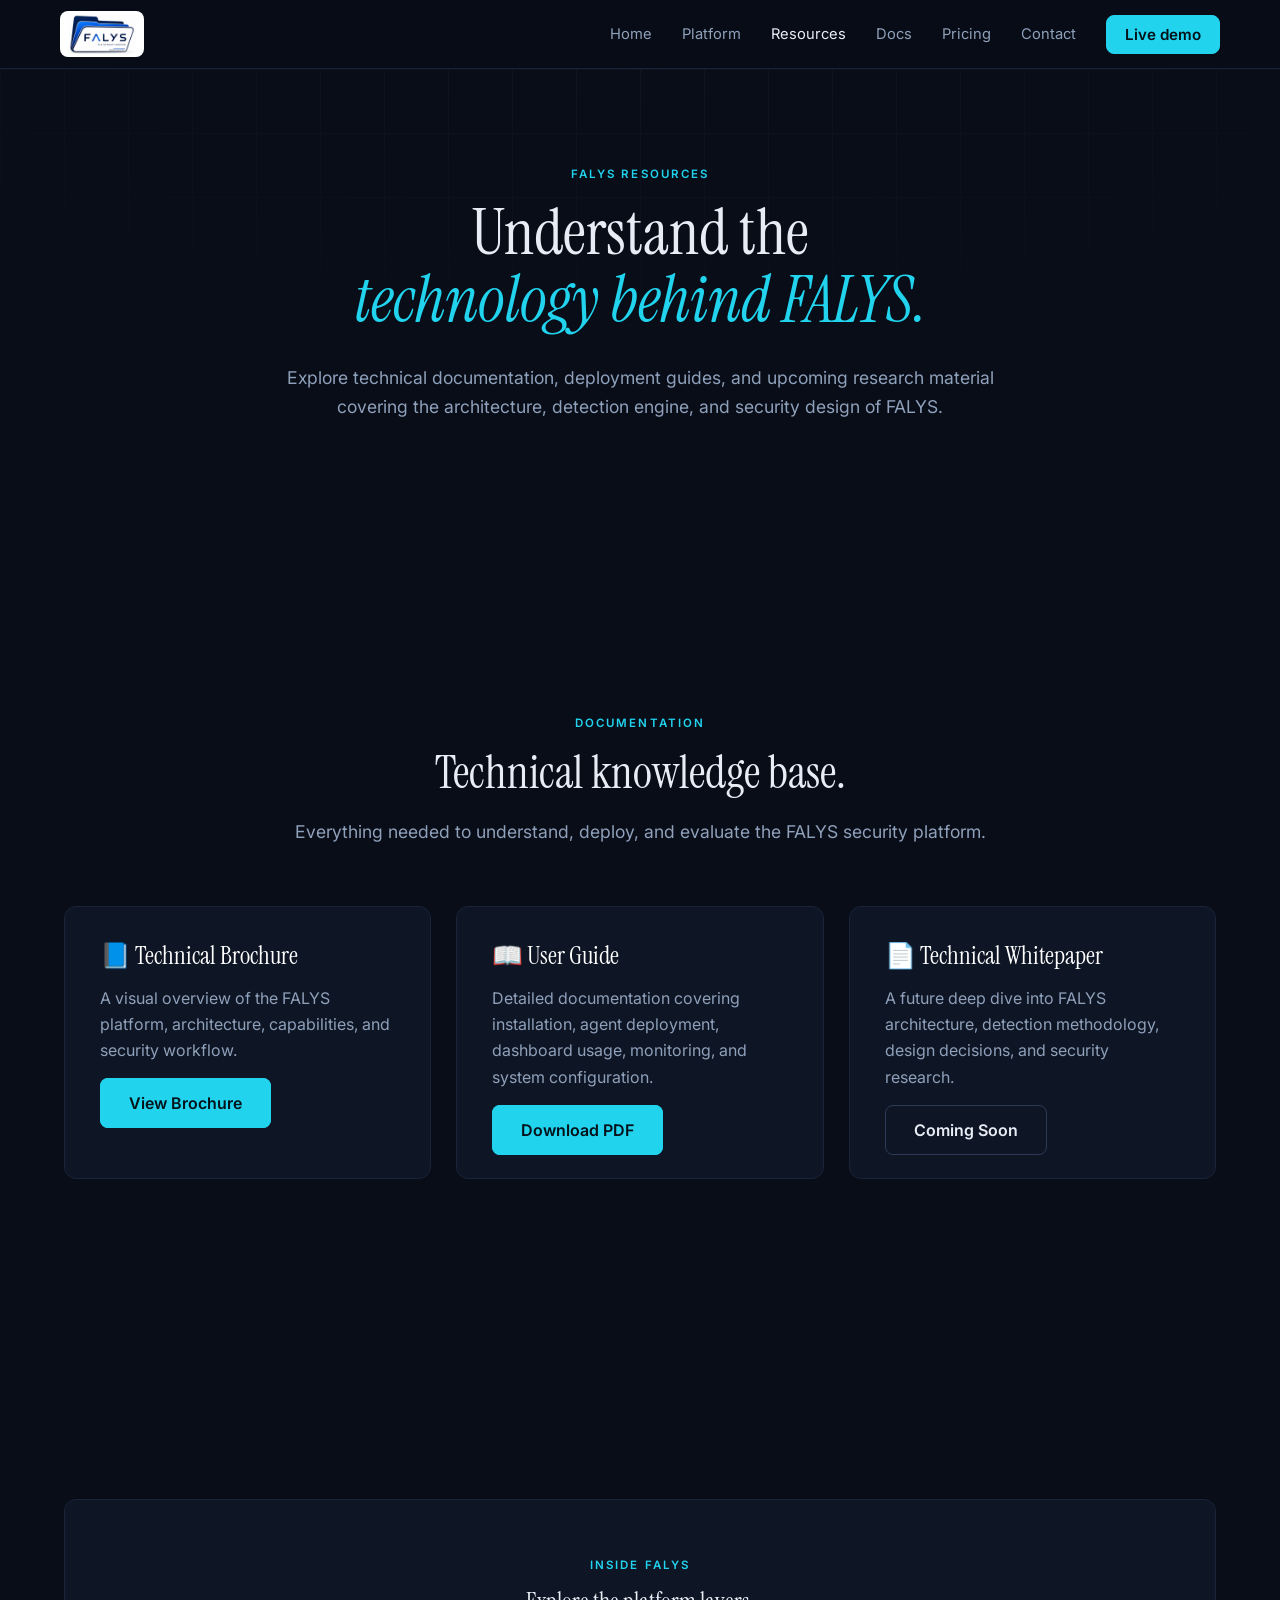
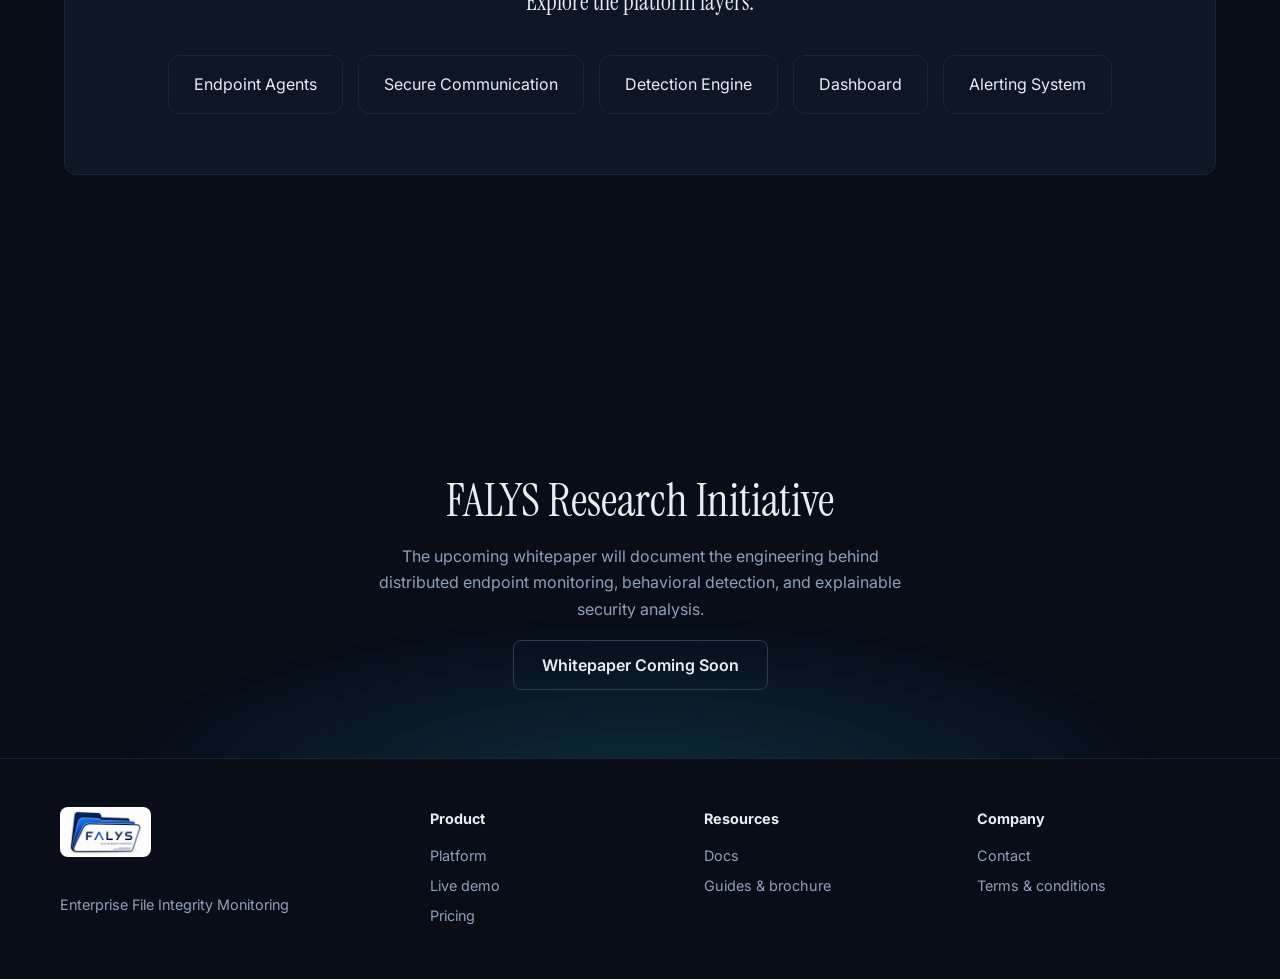
<file: resources.html>
<!DOCTYPE html>
<html lang="en">

<head>

<meta charset="UTF-8">
<meta name="viewport" content="width=device-width, initial-scale=1.0">

<title>Resources | FALYS</title>

<meta name="description"
content="Technical documentation, guides and research resources for FALYS File Integrity Monitoring platform.">


<link rel="preconnect" href="https://fonts.googleapis.com">
<link rel="preconnect" href="https://fonts.gstatic.com" crossorigin>

<link href="https://fonts.googleapis.com/css2?family=Inter:wght@400;500;600;700;800&family=Space+Grotesk:wght@500;600;700&display=swap"
rel="stylesheet">


<link rel="stylesheet" href="css/style.css">
<link rel="stylesheet" href="css/animations.css">
<link rel="stylesheet" href="css/responsive.css">



<meta name="theme-color" content="#080d18">
<link rel="icon" type="image/png" href="assets/images/logo-nav.png">
<link href="https://fonts.googleapis.com/css2?family=Instrument+Serif:ital@0;1&family=Inter:wght@400;500;600;700&display=swap" rel="stylesheet">
<link rel="stylesheet" href="css/theme.css">
<script src="js/theme.js" defer></script>
</head>



<body>



<header class="th-h"><span class="navbar" hidden></span><div class="w nv"><a class="lg" href="index.html"><img src="assets/images/logo-nav.png" onerror="this.onerror=null;this.src='assets/images/logo.png'" alt="FALYS File Integrity Monitor" width="78" height="46"></a><button class="bgr" aria-label="Menu" aria-expanded="false"><i></i></button><nav class="nl"><a href="index.html">Home</a><a href="platform.html">Platform</a><a href="resources.html" class="on">Resources</a><a href="docs/">Docs</a><a href="pricing.html">Pricing</a><a href="contact.html">Contact</a><a class="btn" href="live-demo.html">Live demo</a></nav></div></header>







<!-- HERO -->


<section class="hero">


<div class="hero-content">


<p class="tag">
FALYS RESOURCES
</p>


<h1>

Understand the
<br>

<span>
technology behind FALYS.
</span>

</h1>


<p class="hero-description">

Explore technical documentation, deployment guides,
and upcoming research material covering the architecture,
detection engine, and security design of FALYS.

</p>


</div>


</section>








<!-- RESOURCE CARDS -->


<section class="section">


<div class="section-title">


<p class="tag">
DOCUMENTATION
</p>


<h2>
Technical knowledge base.
</h2>


<p>

Everything needed to understand, deploy,
and evaluate the FALYS security platform.

</p>


</div>





<div class="feature-grid">







<div class="feature-card resource-card">


<h3>
📘 Technical Brochure
</h3>


<p>

A visual overview of the FALYS platform,
architecture, capabilities, and security workflow.

</p>


<br>


<a href="assets/documents/FALYS_broucher.pdf"
target="_blank"
class="btn primary">

View Brochure

</a>


</div>







<div class="feature-card resource-card">


<h3>
📖 User Guide
</h3>


<p>

Detailed documentation covering installation,
agent deployment, dashboard usage, monitoring,
and system configuration.

</p>


<br>


<a href="assets/documents/FALYS_User_Guide.pdf"
class="btn primary"
download>

Download PDF

</a>


</div>







<div class="feature-card resource-card">


<h3>
📄 Technical Whitepaper
</h3>


<p>

A future deep dive into FALYS architecture,
detection methodology, design decisions,
and security research.

</p>


<br>



<a class="btn secondary">

Coming Soon

</a>


</div>





</div>


</section>









<!-- DOCUMENTATION HIGHLIGHTS -->


<section class="section">



<div class="detection-box">


<p class="tag">
INSIDE FALYS
</p>



<h2>
Explore the platform layers.
</h2>




<div class="pipeline">


<div>
Endpoint Agents
</div>


<div>
Secure Communication
</div>


<div>
Detection Engine
</div>


<div>
Dashboard
</div>


<div>
Alerting System
</div>


</div>



</div>

</section>


<!-- WHITEPAPER CTA -->


<section class="cta">


<h2>
FALYS Research Initiative
</h2>


<p>

The upcoming whitepaper will document the engineering
behind distributed endpoint monitoring,
behavioral detection, and explainable security analysis.

</p>



<a class="btn secondary">

Whitepaper Coming Soon

</a>


</section>








<footer class="th-f"><div class="w ft"><div><img class="fl" src="assets/images/logo-nav.png" onerror="this.onerror=null;this.src='assets/images/logo.png'" alt="FALYS" width="86" height="50" loading="lazy"><br>Enterprise File Integrity Monitoring</div><div><b>Product</b><a href="platform.html">Platform</a><a href="live-demo.html">Live demo</a><a href="pricing.html">Pricing</a></div><div><b>Resources</b><a href="docs/">Docs</a><a href="resources.html">Guides &amp; brochure</a></div><div><b>Company</b><a href="contact.html">Contact</a><a href="/assets/documents/FALYS_Buyer_Terms_and_Conditions.pdf" target="_blank" rel="noopener noreferrer">Terms &amp; conditions</a></div></div></footer>
<div class="th-stk"><a class="btn p" href="live-demo.html">Live demo</a><a class="btn" href="pricing.html">Pricing</a></div>







<script src="js/main.js"></script>


</body>

</html>
</file>
<file: docs/docs.css>
/* Falys online documentation — theme layer. Self-contained; safe to drop into falys.io/docs/ */
:root{
  --bg:#050b1f; --bg2:#0a1a44; --card:rgba(16,29,66,.55); --card-solid:#0d1838;
  --line:rgba(255,255,255,.10); --fg:#e6ecff; --muted:#93a4d3;
  --cyan:#2dd4ee; --violet:#9161f5; --code:#0a1330;
  --red:#ff6b70; --amber:#f5a524; --green:#2fb673;
  --sidebar:300px;
  --navbar-height:70px;
}
*{box-sizing:border-box}
html{scroll-behavior:smooth;scroll-padding-top:90px}
body{margin:0;color:var(--fg);font:16px/1.7 "Inter",system-ui,-apple-system,"Segoe UI",Roboto,sans-serif;
  background:radial-gradient(900px 500px at 85% -5%,rgba(45,212,238,.14),transparent 60%),
             radial-gradient(700px 500px at 0% 100%,rgba(145,97,245,.16),transparent 60%),
             linear-gradient(160deg,var(--bg),var(--bg2) 55%,#07122e);
  background-attachment:fixed;min-height:100vh}
a{color:var(--cyan);text-decoration:none}
a:hover{text-decoration:underline}

/* ---------- top navbar ---------- */
header{
  position:relative;
  z-index:100;
  width:100%;
  height:var(--navbar-height);
  background:rgba(5,11,31,.90);
  backdrop-filter:blur(14px);
  border-bottom:1px solid var(--line);
}
.navbar{
  width:100%;
  height:100%;
  padding:0 40px;
  display:flex;
  align-items:center;
  justify-content:space-between;
  gap:30px;
}
.navbar .logo{
  display:flex;
  align-items:center;
  gap:10px;
  flex-shrink:0;
}
.navbar .logo-box{
  width:38px;
  height:38px;
  display:flex;
  align-items:center;
  justify-content:center;
  border-radius:9px;
  background:linear-gradient(135deg,var(--violet),var(--cyan));
  color:#04102b;
  font-weight:700;
}
.navbar .logo span{
  font:700 18px "Unbounded",sans-serif;
  color:#fff;
  letter-spacing:.5px;
}
.nav-links{
  display:flex;
  align-items:center;
  justify-content:flex-end;
  gap:28px;
  min-width:0;
}
.nav-links a{
  color:var(--muted);
  font-size:14px;
  font-weight:600;
  white-space:nowrap;
}
.nav-links a:hover{
  color:var(--cyan);
  text-decoration:none;
}

/* ---------- sidebar ---------- */
#side{
  position:fixed;
  top:var(--navbar-height);
  bottom:0;
  left:0;
  width:var(--sidebar);
  overflow-y:auto;
  padding:22px 18px 40px;
  background:rgba(5,11,31,.72);
  backdrop-filter:blur(14px);
  border-right:1px solid var(--line);
  z-index:20;
}
#side::-webkit-scrollbar{width:6px}#side::-webkit-scrollbar-thumb{background:rgba(255,255,255,.15);border-radius:6px}
.brand{display:flex;align-items:center;gap:10px;margin-bottom:6px}
.brand img{height:40px;background:#fff;border-radius:10px;padding:3px 8px}
.brand b{font:600 13px "Unbounded",sans-serif;letter-spacing:.5px}
.brand small{display:block;color:var(--muted);font-size:11px}
.back{display:inline-block;margin:10px 0 14px;font-size:13px;color:var(--muted)}
.back:hover{color:var(--cyan);text-decoration:none}
#search{width:100%;padding:9px 12px;margin-bottom:14px;border-radius:10px;border:1px solid var(--line);
  background:rgba(255,255,255,.05);color:var(--fg);font:14px inherit;outline:none}
#search:focus{border-color:var(--cyan);box-shadow:0 0 0 3px rgba(45,212,238,.15)}
#toc ul{list-style:none;margin:0;padding:0}
#toc>ul>li{margin:2px 0}
#toc>ul>li>a{display:block;padding:8px 10px;border-radius:10px;color:var(--fg);font-weight:600;font-size:14.5px}
#toc>ul>li>a:hover{background:rgba(255,255,255,.06);text-decoration:none}
#toc>ul>li>a::before{content:"•";display:inline-block;width:1.7em}
#toc a[href="#introduction"]::before{content:"👋"}
#toc a[href="#installation"]::before{content:"🛠️"}
#toc a[href="#using-the-dashboard"]::before{content:"📊"}
#toc a[href="#customization"]::before{content:"🎨"}
#toc a[href="#postgresql-setup"]::before{content:"🐘"}
#toc a[href="#agent-deployment"]::before{content:"🛰️"}
#toc a[href="#file-event-attribution"]::before{content:"🕵️"}
#toc a[href="#detection-engine"]::before{content:"🧠"}
#toc a[href="#dynamic-ip-discovery"]::before{content:"📡"}
#toc a[href="#credits"]::before,#toc a[href="#credits--third-party-licenses"]::before{content:"💙"}
#toc>ul>li.active>a{background:linear-gradient(135deg,rgba(45,212,238,.18),rgba(145,97,245,.18));color:#fff}
#toc li ul{display:none;margin:2px 0 8px 22px;padding-left:10px;border-left:1px dashed var(--line)}
#toc li.active>ul,#toc.searching li ul{display:block}
#toc li ul a{display:block;padding:3px 8px;font-size:13px;color:var(--muted);border-radius:6px}
#toc li ul a:hover{color:var(--cyan);text-decoration:none}
#toc li ul a.cur{color:var(--cyan);background:rgba(45,212,238,.08)}
#toc li.hide{display:none}

/* ---------- main ---------- */
main{margin-left:var(--sidebar);max-width:1040px;padding:34px 44px 90px}
.hero{position:relative;padding:34px 34px 30px;margin-bottom:34px;border-radius:24px;overflow:hidden;
  border:1px solid var(--line);background:linear-gradient(135deg,rgba(45,212,238,.12),rgba(145,97,245,.14))}
.hero::after{content:"";position:absolute;right:-60px;top:-60px;width:260px;height:260px;border-radius:50%;
  background:radial-gradient(circle,rgba(45,212,238,.35),transparent 70%)}
.hero h1{margin:0 0 8px;font:700 clamp(28px,4vw,44px)/1.1 "Unbounded",sans-serif;
  background:linear-gradient(90deg,#fff,var(--cyan) 60%,var(--violet));-webkit-background-clip:text;background-clip:text;color:transparent}
.hero p{margin:0 0 18px;color:var(--muted);max-width:640px;font-size:17px}
.badges{display:flex;flex-wrap:wrap;gap:8px;position:relative;z-index:1}
.badges span{padding:5px 13px;border-radius:999px;font-size:13px;font-weight:600;
  border:1px solid rgba(45,212,238,.45);background:rgba(45,212,238,.09);color:#c7f6ff}
.badges span:first-child{background:linear-gradient(135deg,var(--violet),var(--cyan));color:#04102b;border:0}
.author{display:grid;grid-template-columns:repeat(auto-fit,minmax(200px,1fr));gap:12px;margin-bottom:38px}
.author div{padding:14px 16px;border-radius:16px;border:1px solid var(--line);background:var(--card)}
.author small{display:block;color:var(--muted);font-size:12px;text-transform:uppercase;letter-spacing:.8px;margin-bottom:2px}
.author b{font-weight:600}
section{margin-bottom:26px;padding:8px 30px 20px;border-radius:22px;border:1px solid var(--line);background:var(--card);
  backdrop-filter:blur(6px)}
section>h1{font:700 clamp(22px,3vw,30px)/1.2 "Unbounded",sans-serif;margin:22px 0 14px;padding-bottom:12px;
  border-bottom:2px solid transparent;border-image:linear-gradient(90deg,var(--cyan),var(--violet),transparent) 1}
h2{margin:2.2rem 0 .6rem;font:600 21px "Unbounded",sans-serif;color:#fff}
h2::before{content:"# ";color:var(--cyan)}
h3{margin:1.6rem 0 .4rem;font-size:18px;color:var(--cyan)}
h4{color:var(--violet)}
p,li{color:#d3dcf7}
code{font:.88em "IBM Plex Mono",ui-monospace,Menlo,Consolas,monospace;background:var(--code);color:#a8f0ff;
  padding:.14em .42em;border-radius:6px;border:1px solid var(--line);word-break:break-word}
pre{position:relative;background:var(--code);border:1px solid var(--line);border-radius:14px;padding:16px 18px;overflow-x:auto}
pre code{background:none;border:0;padding:0;color:#dbe6ff;word-break:normal}
.copy{position:absolute;top:8px;right:8px;font:600 11px "IBM Plex Mono",monospace;padding:4px 10px;border-radius:8px;
  border:1px solid var(--line);background:rgba(255,255,255,.07);color:var(--muted);cursor:pointer}
.copy:hover{color:var(--cyan);border-color:var(--cyan)}
table{border-collapse:separate;border-spacing:0;display:block;overflow-x:auto;max-width:100%;margin:1.1rem 0;
  border:1px solid var(--line);border-radius:14px}
th,td{padding:10px 14px;text-align:left;vertical-align:top;border-bottom:1px solid var(--line)}
tr:last-child td{border-bottom:0}
th{background:rgba(45,212,238,.10);color:#fff;font-weight:600;white-space:nowrap}
tbody tr:hover td{background:rgba(255,255,255,.03)}
blockquote{margin:1.1rem 0;padding:.7rem 1.1rem .7rem 3rem;position:relative;border-radius:14px;
  border:1px solid rgba(145,97,245,.4);background:rgba(145,97,245,.10);color:#dcd0ff}
blockquote::before{content:"💡";position:absolute;left:14px;top:10px;font-size:20px}
blockquote p{color:inherit;margin:.3rem 0}
img{max-width:100%;height:auto;display:block;margin:.9rem 0;border-radius:14px;border:1px solid var(--line);
  box-shadow:0 14px 40px rgba(0,0,0,.45),0 0 40px rgba(45,212,238,.08)}
hr{border:0;border-top:1px solid var(--line);margin:2rem 0}
footer{margin-top:44px;text-align:center;color:var(--muted);font-size:14px}
footer b{color:var(--cyan)}

/* ---------- widgets ---------- */
#menu{display:none;position:fixed;top:14px;right:14px;left:auto;z-index:110;padding:9px 14px;border-radius:12px;border:1px solid var(--line);
  background:rgba(5,11,31,.9);color:var(--fg);font-weight:600;cursor:pointer}
#top{position:fixed;right:22px;bottom:22px;width:44px;height:44px;border-radius:50%;border:0;cursor:pointer;font-size:18px;
  background:linear-gradient(135deg,var(--violet),var(--cyan));color:#04102b;box-shadow:0 8px 24px rgba(45,212,238,.35);
  opacity:0;pointer-events:none;transition:.25s;z-index:30}
#top.show{opacity:1;pointer-events:auto}

@media(max-width:1100px){
  .navbar{padding:0 24px}
  .nav-links{gap:18px}
  .nav-links a{font-size:13px}
}
@media(max-width:940px){
  header{height:60px}
  .navbar{padding:0 18px}
  .nav-links{display:none}
  #side{top:0;transform:translateX(-100%);transition:transform .25s;width:min(86vw,320px);z-index:120}
  body.open #side{transform:none}
  #menu{display:block}
  main{margin-left:0;padding:70px 16px 70px}
  section{padding:6px 18px 16px}
}
@media print{
  #side,#menu,#top{display:none}
  main{margin:0;max-width:none}
  body{background:#fff;color:#000}
}
</file>
<file: css/style.css>
/* =====================================================
   FALYS WEBSITE - MAIN STYLES
   ===================================================== */


:root {

    --bg: #050816;
    --bg-secondary: #080d1f;

    --card: rgba(15, 23, 42, 0.65);

    --cyan: #00eaff;
    --blue: #2563eb;
    --purple: #a855f7;

    --text: #f8fafc;
    --muted: #94a3b8;

    --border: rgba(148,163,184,0.15);

    --radius: 18px;

}





/* =====================
   GLOBAL
===================== */


* {

    margin:0;
    padding:0;
    box-sizing:border-box;

}



html {

    scroll-behavior:smooth;

}



body {

    background:
    radial-gradient(
        circle at top,
        rgba(0,234,255,0.12),
        transparent 35%
    ),
    var(--bg);


    color:var(--text);

    font-family:"Inter", sans-serif;

    line-height:1.6;

    overflow-x:hidden;

}



a {

    color:inherit;

    text-decoration:none;

}



h1,h2,h3 {

    font-family:"Space Grotesk", sans-serif;

}



p {

    color:var(--muted);

}






/* =====================
 NAVBAR
===================== */


header {

    position:relative;

    z-index:100;

}



.navbar {

    width:90%;

    max-width:1200px;

    margin:auto;

    padding:25px 0;

    display:flex;

    justify-content:space-between;

    align-items:center;

}




.logo {

    display:flex;

    align-items:center;

    gap:12px;

    font-size:1.3rem;

    font-weight:700;

}




.logo-box {


    width:42px;

    height:42px;

    border-radius:12px;


    display:flex;

    justify-content:center;

    align-items:center;


    background:
    linear-gradient(
        135deg,
        var(--cyan),
        var(--purple)
    );


    color:#020617;

    font-size:1.5rem;

    font-weight:900;


    box-shadow:
    0 0 25px rgba(0,234,255,.4);

}





.nav-links {

    display:flex;

    gap:35px;

}



.nav-links a {


    color:var(--muted);

    transition:.3s;

}



.nav-links a:hover {

    color:var(--cyan);

}







/* =====================
 HERO
===================== */


.hero {


    min-height:90vh;

    display:flex;

    flex-direction:column;

    justify-content:center;

    align-items:center;

    text-align:center;

    position:relative;


    padding:80px 20px;


}




.hero-grid {


    position:absolute;

    inset:0;


    background-image:

    linear-gradient(
        rgba(255,255,255,.03) 1px,
        transparent 1px
    ),

    linear-gradient(
        90deg,
        rgba(255,255,255,.03) 1px,
        transparent 1px
    );


    background-size:50px 50px;

    mask-image:linear-gradient(
        to bottom,
        black,
        transparent
    );


}





.hero-content {


    max-width:900px;

    position:relative;

    z-index:2;


}




.tag {


    color:var(--cyan);

    font-size:.8rem;

    letter-spacing:3px;

    font-weight:700;

    margin-bottom:25px;


}




.hero h1 {


    font-size:clamp(
        3rem,
        7vw,
        5.5rem
    );


    line-height:1.05;

    margin-bottom:30px;


}



.hero h1 span {


    background:

    linear-gradient(
        90deg,
        var(--cyan),
        var(--purple)
    );


    -webkit-background-clip:text;

    color:transparent;


}





.hero-description {


    max-width:720px;

    margin:auto;

    font-size:1.15rem;


}






/* =====================
 BUTTONS
===================== */


.hero-buttons {


    margin-top:40px;

    display:flex;

    justify-content:center;

    gap:20px;


}




.btn {


    padding:14px 28px;

    border-radius:12px;

    font-weight:600;

    transition:.3s;


}




.primary {


    background:

    linear-gradient(
        135deg,
        var(--cyan),
        var(--blue)
    );


    color:#020617;


}



.secondary {


    border:

    1px solid var(--border);


    background:rgba(255,255,255,.03);


}





.btn:hover {


    transform:translateY(-3px);

    box-shadow:
    0 10px 30px rgba(0,234,255,.2);


}







/* =====================
 DASHBOARD MOCKUP
===================== */


.dashboard-preview {


    margin-top:80px;


    width:min(
        850px,
        90%
    );


    background:

    rgba(15,23,42,.8);


    border:

    1px solid var(--border);


    border-radius:20px;


    backdrop-filter:blur(20px);


    box-shadow:

    0 0 80px rgba(0,234,255,.12);


}





.window-header {


    height:40px;


    border-bottom:

    1px solid var(--border);


    display:flex;

    gap:8px;

    align-items:center;

    padding-left:20px;


}




.window-header span {


    width:10px;

    height:10px;

    border-radius:50%;


    background:#64748b;


}




.dashboard-body {


    padding:30px;

    display:grid;

    grid-template-columns:
    repeat(3,1fr);

    gap:20px;


}




.stat-card {


    padding:25px;

    border-radius:15px;


    background:

    rgba(255,255,255,.04);


    border:

    1px solid var(--border);


}




.stat-card h3 {


    font-size:2rem;

    color:var(--cyan);

}



.stat-card p {


    font-size:.9rem;

}



.stat-card.danger h3 {


    color:#f87171;

}







/* =====================
 SECTIONS
===================== */


.section {


    width:90%;

    max-width:1200px;

    margin:120px auto;


}



.section-title {


    text-align:center;

    max-width:700px;

    margin:auto;

}



.section-title h2 {


    font-size:3rem;

    margin-bottom:20px;

}







/* =====================
 FEATURES
===================== */


.feature-grid {


    margin-top:60px;


    display:grid;


    grid-template-columns:
    repeat(3,1fr);


    gap:25px;


}



.feature-card {


    padding:35px;


    background:var(--card);


    border:

    1px solid var(--border);


    border-radius:var(--radius);


    transition:.3s;


}




.feature-card:hover {


    transform:translateY(-8px);


    border-color:

    rgba(0,234,255,.4);


}





.feature-card h3 {


    margin-bottom:15px;

    color:white;

}







/* =====================
 ARCHITECTURE
===================== */


.flow {


    margin-top:60px;


    display:flex;

    flex-direction:column;

    align-items:center;

    gap:15px;


}



.flow-box {


    width:280px;

    text-align:center;


    padding:20px;


    border-radius:14px;


    background:var(--card);


    border:

    1px solid var(--border);


}




.flow-box.highlight {


    border-color:var(--cyan);


    box-shadow:

    0 0 30px rgba(0,234,255,.25);


}



.arrow {


    color:var(--cyan);

    font-size:2rem;


}







/* =====================
 DETECTION PIPELINE
===================== */


.detection-box {


    padding:60px;

    border-radius:25px;


    background:

    linear-gradient(
        135deg,
        rgba(37,99,235,.15),
        rgba(168,85,247,.15)
    );


    text-align:center;

}




.pipeline {


    margin-top:40px;


    display:flex;

    justify-content:center;

    flex-wrap:wrap;

    gap:15px;


}



.pipeline div {


    padding:15px 25px;

    border-radius:30px;


    background:

    rgba(0,0,0,.25);


    border:

    1px solid var(--border);


}







/* =====================
 CTA
===================== */


.cta {


    text-align:center;

    padding:80px 20px;

}





.cta h2 {


    font-size:3rem;

}


/* =====================
   BROCHURE PREVIEW
===================== */


.brochure-preview {


    width:90%;

    max-width:900px;

    margin:60px auto;


    border-radius:20px;


    border:

    1px solid var(--border);


    overflow:hidden;


    background:

    rgba(255,255,255,.03);


    box-shadow:

    0 0 50px rgba(0,234,255,.15);


}



.brochure-preview img {


    width:100%;

    display:block;


}







/* =====================
 FOOTER
===================== */


footer {


    border-top:

    1px solid var(--border);


    padding:50px 8%;


    display:flex;

    justify-content:space-between;

    flex-wrap:wrap;


}





footer h3 {


    color:var(--cyan);

}
</file>
<file: css/animations.css>
/* =====================================================
   FALYS WEBSITE - ANIMATIONS
   ===================================================== */



/* =====================
   HERO GRID MOTION
===================== */


.hero-grid {

    animation:
    gridMove 25s linear infinite;

}



@keyframes gridMove {


    from {

        transform:
        translateY(0);

    }


    to {

        transform:
        translateY(50px);

    }


}





/* =====================
   LOGO GLOW
===================== */


.logo-box {


    animation:

    logoPulse 3s ease-in-out infinite;


}



@keyframes logoPulse {


    0% {

        box-shadow:
        0 0 15px rgba(0,234,255,.3);

    }


    50% {

        box-shadow:
        0 0 40px rgba(168,85,247,.6);

    }


    100% {

        box-shadow:
        0 0 15px rgba(0,234,255,.3);

    }


}






/* =====================
   DASHBOARD FLOAT
===================== */


.dashboard-preview {


    animation:

    dashboardFloat 6s ease-in-out infinite;


}



@keyframes dashboardFloat {


    0%,
    100% {

        transform:
        translateY(0);

    }


    50% {

        transform:
        translateY(-15px);

    }


}







/* =====================
   BUTTON SHINE
===================== */


.primary {


    position:relative;

    overflow:hidden;
  
    transform:translateZ(0);


}



.primary::before {


    content:"";

    position:absolute;


    top:0;

    left:-100%;


    width:60%;

    height:100%;


    background:

    linear-gradient(
        120deg,
        transparent,
        rgba(255,255,255,.5),
        transparent
    );


    transition:.6s;


}



.primary:hover::before {


    left:120%;


}








/* =====================
   FEATURE CARD GLOW
===================== */


.feature-card {


    position:relative;

    overflow:hidden;


}



.feature-card::after {


    content:"";


    position:absolute;


    width:120px;

    height:120px;


    right:-60px;

    bottom:-60px;


    background:

    radial-gradient(
        circle,
        rgba(0,234,255,.25),
        transparent 70%
    );


    opacity:0;


    transition:.4s;


}



.feature-card:hover::after {


    opacity:1;


}








/* =====================
   FLOW BOX ANIMATION
===================== */


.flow-box {


    animation:

    flowGlow 4s ease-in-out infinite;


}




.flow-box:nth-child(3) {


    animation-delay:1s;


}



.flow-box:nth-child(5) {


    animation-delay:2s;


}



@keyframes flowGlow {


    0% {


        box-shadow:
        0 0 0 rgba(0,234,255,0);


    }


    50% {


        box-shadow:
        0 0 25px rgba(0,234,255,.18);


    }


    100% {


        box-shadow:
        0 0 0 rgba(0,234,255,0);


    }


}








/* =====================
   PIPELINE ANIMATION
===================== */


.pipeline div {


    transition:.3s;


}



.pipeline div:hover {


    transform:

    translateY(-8px);


    border-color:

    rgba(0,234,255,.5);


    box-shadow:

    0 0 25px rgba(0,234,255,.2);


}








/* =====================
   FADE IN ANIMATION
===================== */


.fade-in {


    animation:

    fadeIn 1s ease forwards;


}





@keyframes fadeIn {


    from {

        opacity:0;

        transform:
        translateY(30px);


    }


    to {


        opacity:1;

        transform:
        translateY(0);


    }


}







/* =====================
   SCAN LINE EFFECT
   (security console feel)
===================== */


.dashboard-preview::after {


    content:"";


    position:absolute;


    left:0;

    right:0;


    height:2px;


    top:0;


    background:

    linear-gradient(
        90deg,
        transparent,
        var(--cyan),
        transparent
    );


    opacity:.6;


    animation:

    scan 4s linear infinite;


}




@keyframes scan {


    from {


        top:0;


    }


    to {


        top:100%;


    }


}







/* =====================
   RESOURCE CARDS READY
===================== */


.resource-card:hover {


    transform:

    translateY(-10px);


    border-color:

    rgba(168,85,247,.5);


}





/* =====================
   REDUCED MOTION SUPPORT
===================== */


@media(prefers-reduced-motion:reduce){


    * {

        animation:none!important;

        transition:none!important;

    }


}
</file>
<file: css/responsive.css>
/* =====================================================
   FALYS WEBSITE - RESPONSIVE DESIGN
   ===================================================== */



/* =====================
   TABLETS
===================== */


@media (max-width: 900px) {


    .navbar {

        width:92%;

    }



    .nav-links {

        gap:20px;

    }



    .hero {

        padding-top:60px;

    }



    .hero h1 {

        font-size:3.5rem;

    }




    .dashboard-body {


        grid-template-columns:

        repeat(2,1fr);


    }




    .feature-grid {


        grid-template-columns:

        1fr;


    }




    .section-title h2 {


        font-size:2.4rem;


    }



}







/* =====================
   MOBILE
===================== */


@media (max-width:600px) {



    .navbar {


        flex-direction:column;


        gap:25px;


    }




    .nav-links {


        flex-wrap:wrap;


        justify-content:center;


        gap:18px;


        font-size:.9rem;


    }




    .hero {


        min-height:auto;


        padding:

        50px 20px;


    }




    .hero h1 {


        font-size:

        2.7rem;


    }




    .hero-description {


        font-size:1rem;


    }





    .hero-buttons {


        flex-direction:column;


        width:100%;


    }




    .btn {


        width:100%;


    }






    .dashboard-preview {


        margin-top:50px;


    }




    .dashboard-body {


        grid-template-columns:

        1fr;


        padding:20px;


    }




    .stat-card h3 {


        font-size:1.7rem;


    }





    .section {


        margin:

        80px auto;


    }





    .section-title h2 {


        font-size:2rem;


    }






    .feature-card {


        padding:25px;


    }





    .flow-box {


        width:

        90%;


    }




    .detection-box {


        padding:35px 20px;


    }




    .pipeline {


        flex-direction:column;


    }




    .pipeline div {


        width:100%;


    }




    .cta h2 {


        font-size:2rem;


    }





    footer {


        flex-direction:column;


        gap:30px;


        text-align:center;


    }



}







/* =====================
   SMALL PHONES
===================== */


@media (max-width:380px) {



    .hero h1 {


        font-size:2.3rem;


    }




    .logo {


        font-size:1.1rem;


    }


}
</file>
<file: css/theme.css>
/* FALYS shared theme. Mirrors index.html exactly (fonts, colours, header, footer).
   Loaded last on every inner page. Delete this file + js/theme.js to roll back. */
:root{--bg:#080d18;--bg-secondary:#0e1524;--card:#0e1524;--cyan:#22d3ee;--blue:#22d3ee;--purple:#22d3ee;--text:#e8edf5;--muted:#8fa0ba;--border:#1a2438;--radius:14px;--serif:"Instrument Serif",Georgia,serif;--p:#0e1524;--l:#1a2438;--t:#e8edf5;--m:#8fa0ba;--a:#22d3ee;--f:"Inter",system-ui,sans-serif}
html{-webkit-text-size-adjust:100%;scroll-behavior:smooth}
body{background:#080d18!important;background-image:none!important;color:var(--t);font:400 1rem/1.65 var(--f)!important;overflow-x:hidden}
img{max-width:100%;height:auto}
body>header:not(.th-h),body>footer:not(.th-f),.th-hide{display:none!important}
/* ---- headings: same as index ---- */
h1,h2,.fd-hero-wrap h1{font-family:var(--serif)!important;font-weight:400!important;letter-spacing:0;line-height:1.08}
.hero h1,.fd-hero-wrap h1{font-size:clamp(2.5rem,5.2vw,4rem)!important}
.section-title h2,.cta h2{font-size:clamp(2rem,4vw,2.9rem)!important}
.hero h1 span{background:none!important;-webkit-text-fill-color:var(--a);color:var(--a);font-style:italic}
.feature-card h3,.plan-name,.flow-box h3,.detection-box h3{font-family:var(--serif);font-weight:400;font-size:1.55rem;letter-spacing:0;line-height:1.1}
.plan-price-amount{font-family:var(--serif)!important;font-weight:400!important}
.tag,.fd-badge{display:block!important;background:none!important;border:0!important;padding:0!important;border-radius:0;color:var(--a)!important;font:600 .72rem/1 var(--f)!important;letter-spacing:.18em;text-transform:uppercase;margin-bottom:18px!important}
.hero-description,.section-title p{color:var(--m);font-size:1.1rem}
.hero{position:relative;overflow:hidden;min-height:0!important;height:auto!important;padding-top:clamp(56px,8vw,100px)!important;padding-bottom:clamp(40px,6vw,80px)!important}
.hero:before{content:"";position:absolute;inset:0;background:linear-gradient(var(--l) 1px,transparent 1px) 0 0/64px 64px,linear-gradient(90deg,var(--l) 1px,transparent 1px) 0 0/64px 64px;opacity:.35;-webkit-mask:radial-gradient(ellipse 80% 70% at 50% 0,#000,transparent);mask:radial-gradient(ellipse 80% 70% at 50% 0,#000,transparent);pointer-events:none}
.hero>*:not(.hero-grid){position:relative;z-index:1}
.section{padding-top:clamp(56px,8vw,100px)!important;padding-bottom:clamp(56px,8vw,100px)!important}
/* ---- buttons / cards ---- */
.btn{border-radius:8px!important;font-weight:600;box-shadow:none!important;transition:.25s;position:relative}
.btn::before,.btn::after,.primary::before{display:none!important}
.btn.primary,.primary{background:var(--a)!important;background-image:none!important;color:#04121a!important;border:1px solid var(--a)!important}
.btn.primary:hover{transform:translateY(-2px);box-shadow:0 10px 30px rgba(34,211,238,.28)!important}
.btn.secondary,.secondary{background:transparent!important;color:var(--t)!important;border:1px solid #2a3a57!important}
.btn.secondary:hover{border-color:var(--a)!important;color:var(--a)!important}
.feature-card,.flow-box,.detection-box,.plan-card,.pricing-compare-wrap,.brochure-preview,.pipeline div{background:#0e1524!important;background-image:none!important;border:1px solid var(--l)!important;border-radius:12px!important;box-shadow:none!important;backdrop-filter:none!important}
.feature-card:hover,.plan-card:hover{border-color:rgba(34,211,238,.45)!important;box-shadow:none!important}
.plan-card.featured{border-color:var(--a)!important;box-shadow:0 30px 80px rgba(34,211,238,.1)!important}
.plan-badge{background:var(--a)!important;color:#04121a!important}
.cta{background:radial-gradient(ellipse 60% 70% at 50% 110%,rgba(34,211,238,.16),transparent 70%)!important;border:0!important}
.cta p{margin:18px auto 30px!important;max-width:560px;color:var(--m)}.cta .btn{margin:0!important;transform:none}
/* ---- header (identical to index) ---- */
.th-h{position:sticky;top:0;z-index:50;background:rgba(8,13,24,.94);border-bottom:1px solid var(--l)}
.th-h .w,.th-f .w{width:min(1160px,100% - 40px);margin:0 auto}
.th-h .nv{display:flex;align-items:center;justify-content:space-between;height:68px}
.th-h .lg img,.th-f .fl{display:block;height:46px;width:auto;background:#fff;border-radius:8px;padding:3px 8px}.th-f .fl{height:50px;margin-bottom:12px}
.th-h .nl{display:flex;align-items:center;gap:30px;font-size:.92rem;color:var(--m)}.th-h .nl a:hover,.th-h .nl a.on{color:var(--t)}
.th-h .btn{display:inline-flex;align-items:center;justify-content:center;padding:9px 18px;border-radius:8px;font:600 .95rem var(--f);background:var(--a);color:#04121a!important;border:1px solid var(--a)}
.th-h .bgr{display:none;width:44px;height:44px;border:1px solid #2a3a57;border-radius:8px;background:none;cursor:pointer;position:relative}
.th-h .bgr i,.th-h .bgr i:before,.th-h .bgr i:after{position:absolute;left:12px;right:12px;height:2px;background:var(--t);content:"";transition:.3s}
.th-h .bgr i{top:21px}.th-h .bgr i:before{left:0;right:0;top:-7px}.th-h .bgr i:after{left:0;right:0;top:7px}
.th-h.open .bgr i{background:transparent}.th-h.open .bgr i:before{top:0;transform:rotate(45deg)}.th-h.open .bgr i:after{top:0;transform:rotate(-45deg)}
/* ---- footer (identical to index) ---- */
.th-f{border-top:1px solid var(--l);padding:48px 0;color:var(--m);font-size:.9rem;background:#080d18}
.th-f .ft{display:grid;grid-template-columns:1.4fr repeat(3,1fr);gap:30px;text-align:left}.th-f b{display:block;color:var(--t);margin-bottom:10px}.th-f a{display:block;padding:3px 0;color:inherit;text-decoration:none}.th-f a:hover{color:var(--a)}
.th-stk{display:none}
@media(max-width:960px){.th-f .ft{grid-template-columns:1fr 1fr}}
@media(max-width:860px){
.th-h .bgr{display:block}
.th-h .nl{display:none;position:fixed;top:68px;left:0;right:0;flex-direction:column;align-items:stretch;gap:0;padding:8px 20px 22px;background:#080d18;border-bottom:1px solid var(--l)}
.th-h.open .nl{display:flex}.th-h .nl a{padding:15px 2px;border-bottom:1px solid #121b2d;font-size:1.05rem}.th-h .nl .btn{margin-top:16px;border:0;padding:14px}
.section{padding-left:20px!important;padding-right:20px!important}
.feature-grid,.flow,.detection-box,.pipeline,.plan-grid{margin-left:0!important;margin-right:0!important;max-width:100%}
.cta{padding:64px 20px!important}.cta h2{font-size:2rem!important}
.fd-app,.fd-disclaimer{margin-left:12px!important;margin-right:12px!important;width:auto!important;max-width:none!important}.fd-hero-wrap{padding-left:20px!important;padding-right:20px!important}
.hero h1,.fd-hero-wrap h1{font-size:2.5rem!important}.hero-buttons{flex-direction:column;gap:12px}.btn{width:100%;text-align:center;justify-content:center}
}
@media(max-width:640px){
body{padding-bottom:70px}
.th-f .ft{grid-template-columns:1fr}
.th-stk{display:flex;gap:10px;position:fixed;left:0;right:0;bottom:0;z-index:60;padding:10px 16px calc(10px + env(safe-area-inset-bottom,0px));background:#080d18;border-top:1px solid var(--l);transform:translateY(110%);transition:transform .35s}.th-stk.s{transform:none}
.th-stk .btn{flex:1;width:auto;padding:12px 8px;font:600 .95rem var(--f);border-radius:8px;text-align:center;text-decoration:none;display:inline-flex;align-items:center;justify-content:center}
.th-stk .btn.p{background:var(--a);color:#04121a;border:1px solid var(--a)}.th-stk .btn:not(.p){border:1px solid #2a3a57;color:var(--t)}
}
@media(prefers-reduced-motion:reduce){*{animation:none!important;transition:none!important}}
.th-h .navbar{display:none!important}
</file>
